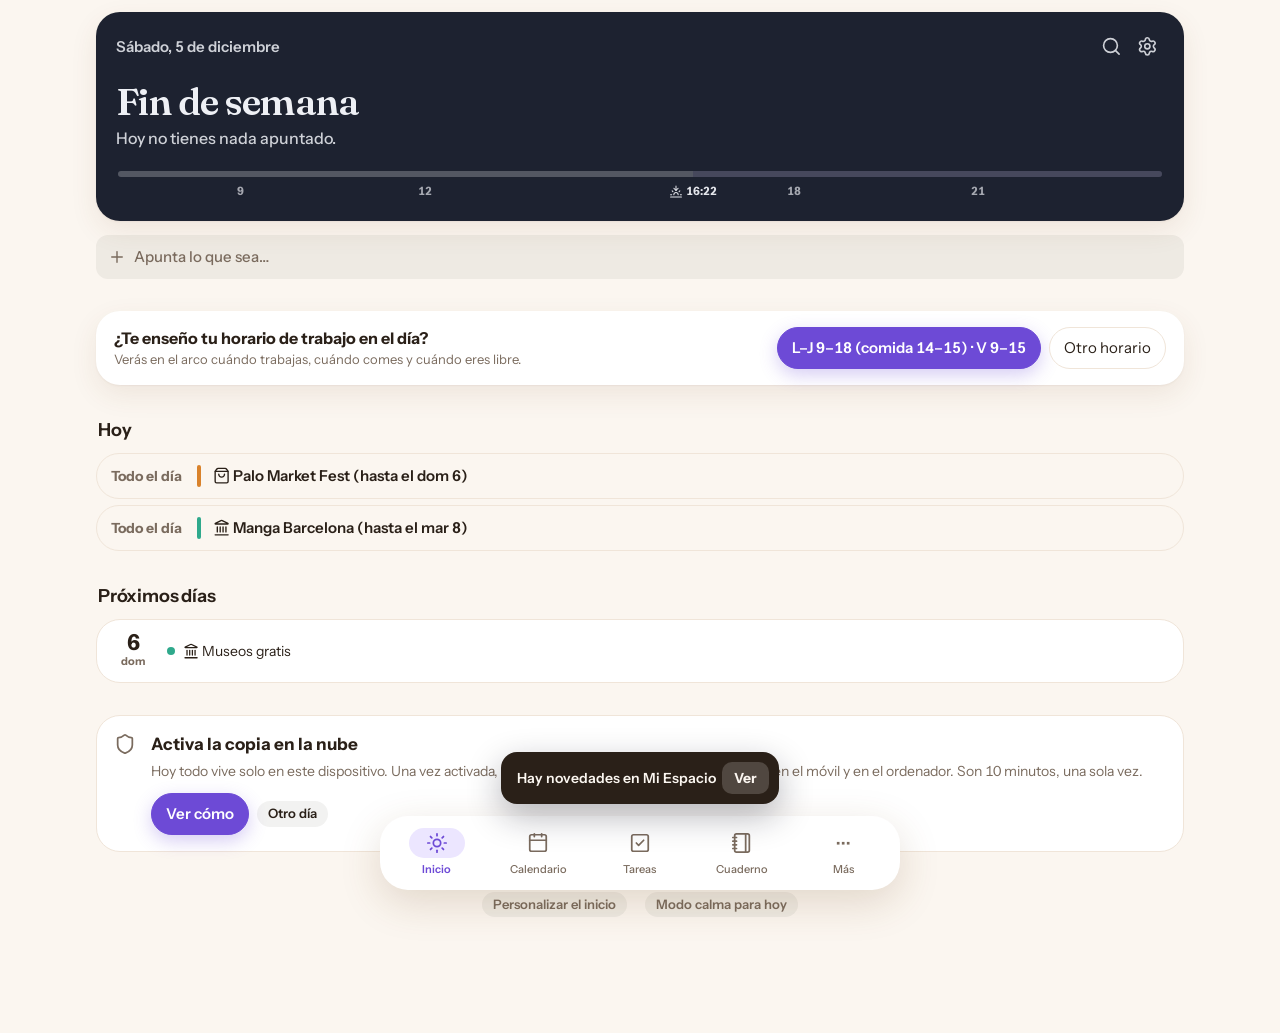
<file: index.html>
<!doctype html>
<html lang="es">
<head>
<meta charset="utf-8">
<meta name="viewport" content="width=device-width, initial-scale=1, viewport-fit=cover">
<!-- Seguridad: la página solo puede conectarse a GitHub (para sincronizar, y lo que sube va cifrado) y a los servicios públicos que usa (tiempo, Wikipedia, fútbol, noticias, agenda de Barcelona…). -->
<meta http-equiv="Content-Security-Policy" content="default-src 'self' file:; script-src 'self' file: 'unsafe-inline'; style-src 'self' 'unsafe-inline'; img-src 'self' data: blob: https:; connect-src 'self' https://api.github.com https://gist.githubusercontent.com https://api.open-meteo.com https://geocoding-api.open-meteo.com https://*.supabase.co https://api.wikimedia.org https://ntfy.sh https://site.api.espn.com https://feeds.elpais.com https://www.elperiodico.com https://api.rss2json.com https://api.tvmaze.com https://es.wikipedia.org https://en.wikipedia.org https://opendata-ajuntament.barcelona.cat; form-action 'none'; base-uri 'none'">
<meta name="referrer" content="no-referrer">
<link rel="manifest" href="manifest.json">
<link sizes="180x180" rel="apple-touch-icon" href="icons/icon-180.png?v=20261111">
<link rel="icon" type="image/png" href="icons/icon-32.png?v=20261111">
<meta name="theme-color" content="#ffffff">
<meta name="apple-mobile-web-app-capable" content="yes">
<meta name="apple-mobile-web-app-title" content="Mi Espacio">
<title>Mi Espacio</title>
<link rel="stylesheet" href="base.css">
<link rel="stylesheet" href="hub.css">
<link rel="stylesheet" href="diseno.css">
<link rel="stylesheet" href="familia.css">
</head>
<body class="hubmode">
<div class="wrap">
  <main id="app"><div class="boot" aria-hidden="true"><div class="boot-sky"></div><div class="boot-row"><i></i><i></i><i></i></div></div></main>
</div>
<div id="scan" class="scan hidden"><video id="scanvideo" playsinline muted></video><div id="scanmsg"></div><button id="scanclose">Cerrar</button></div>

<nav id="hubnav" class="hubnav hidden" aria-label="Apartados">
  <button data-hub="inicio"><b>☀︎</b>Inicio</button>
  <button data-hub="cal"><b>◷</b>Calendario</button>
  <button data-hub="tareas"><b>☑</b>Tareas</button>
  <button data-hub="cuaderno"><b>▤</b>Cuaderno</button>
  <button data-hub="mas"><b class="ms-dots">•••</b>Más</button>
</nav>

<script src="iconos-data.js"></script>
<script src="iconos.js"></script>
<script src="engine.js"></script>
<script src="sync.js"></script>
<script src="ui.js"></script>
<script src="core.js"></script>
<script src="cuaderno.js"></script>
<script src="hub.js"></script>
<script src="trabajo.js"></script>
<script src="festivos.js"></script>
<script src="tiempo.js"></script>
<script src="rapido.js"></script>
<script src="calendario.js"></script>
<script src="apps.js"></script>
<script src="ics.js"></script>
<script src="avisos.js"></script>
<script src="efemerides.js"></script>
<script src="planes.js"></script>
<script src="barcelona.js"></script>
<script src="extras.js"></script>
<script src="tareas.js"></script>
<script src="copias.js"></script>
<script src="mas.js"></script>
<script src="futbol.js"></script>
<script src="noticias.js"></script>
<script src="mejoras.js"></script>
<script src="viajes.js"></script>
<script src="mas2.js"></script>
<script src="nuevo.js"></script>
<script src="asistente.js"></script>
<script src="rutinas.js"></script>
<script src="apple.js"></script>
<script src="conecta.js"></script>
<script>
'use strict';
// Mi Espacio. Tus cuentas viven aparte, en Rumbo (rumbo/), con su PIN; aquí no se ve ninguna cifra.
const HUB = ['inicio', 'cal', 'tareas', 'cuaderno', 'apple', 'espacio', 'ciudad', 'noticias', 'viajes', 'mas'];
function openRumbo(t) { location.href = 'rumbo/' + (t && t !== 'hoy' ? '#' + t : ''); }
function render() {
  if (FIN_TABS.includes(tab)) { const t = tab; tab = 'inicio'; return openRumbo(t); }
  if (!HUB.includes(tab)) tab = 'inicio';
  document.body.classList.toggle('nbmode', tab === 'cuaderno');
  document.body.classList.add('hubmode');
  document.getElementById('hubnav').classList.remove('hidden');
  document.querySelectorAll('#hubnav [data-hub]').forEach(b => b.classList.toggle('on', b.dataset.hub === tab));
  paintSync();
  document.getElementById('app').innerHTML = ({ cuaderno: vCuaderno, inicio: vInicio, cal: vCal, apple: vApple, espacio: vEspacio, ciudad: vCiudad, tareas: vTareas, noticias: vNoticias, viajes: vViajes, mas: vMas })[tab]();
  bind();
}
const goTab = t => { tab = t; render(); scrollTo(0, 0); };
document.querySelectorAll('#hubnav [data-hub]').forEach(b => b.onclick = () => goTab(b.dataset.hub));
document.addEventListener('click', e => {
  const r = e.target.closest('[data-rumbo]'); if (r) { e.preventDefault(); return openRumbo(r.dataset.rumbo); }
  if (e.target.closest('[data-rumbocopy]')) { e.preventDefault(); openRumboMove(); }
  if (e.target.closest('[data-sync]')) { e.preventDefault(); goTab('espacio'); setTimeout(() => { const el = document.getElementById('sincronizar'); if (el) el.scrollIntoView({ block: 'start', behavior: 'smooth' }); }, 60); }
});

function bind() {
  const $ = id => document.getElementById(id);
  document.querySelectorAll('[data-go]').forEach(el => el.onclick = e => { e.preventDefault(); goTab(el.dataset.go); });
  document.querySelectorAll('[data-set]').forEach(el => el.onchange = () => { set('settings', el.dataset.set, el.value); save(); render(); });
  document.querySelectorAll('[data-vacleft]').forEach(el => el.onchange = () => { const n = parseInt(el.value, 10); if (isNaN(n)) return; const t = todayISO(); set('settings', 'vacLeft', { y: +t.slice(0, 4), n, at: t }); save(); render(); });
  bindSync(); bindCuaderno(); bindHub(); bindWork(); bindCiudad(); bindTareas(); if (tab === 'viajes') bindViajes(); if (tab === 'apple' || tab === 'cal' || tab === 'inicio') bindApple();
  if ($('impb')) { $('impb').onclick = () => $('bfile').click(); $('bfile').onchange = async e => { try { restoreBackup(JSON.parse(await e.target.files[0].text())); } catch (_) { toast('Ese archivo no es una copia válida.'); } }; }
}
// ---------- llevar tus cuentas a Rumbo como app aparte ----------
function openRumboMove() {
  const box = document.createElement('div'); box.className = 'sheet-veil'; box.id = 'rmove';
  box.innerHTML = `<div class="sheet rm-sheet" role="dialog" aria-label="Instalar Rumbo"><div class="sheet-grab"></div>
    <div class="rm-hero"><img src="rumbo/icons/icon-180.png" alt="" width="64" height="64"><div><b>Rumbo</b><small>Tus cuentas, en una app aparte y con PIN</small></div></div>
    <ol class="rm-steps">
      <li><b>Copia tus datos</b><span>Movimientos, saldos, fijos y deudas. Van comprimidos en un texto.</span><button id="rmcopy" class="primary">${ico('copy')} Copiar mis datos</button></li>
      <li><b>Abre Rumbo en Safari</b><span>Toca el botón y, en Safari, Compartir › <b>Añadir a pantalla de inicio</b>.</span><a class="btn" href="rumbo/" target="_blank" rel="noopener">${ico('arrow-up-right')} Abrir Rumbo</a></li>
      <li><b>Pégalos en Rumbo</b><span>Al abrirla por primera vez, toca <b>Traer mis datos de Mi Espacio</b>. Te pedirá tu PIN de siempre.</span></li>
    </ol>
    <p class="small muted">En el ordenador no hace falta nada de esto: las dos apps ya comparten los datos. Si tienes la sincronización activada, tampoco: vincula Rumbo con el QR y le llega todo solo.</p>
    <div class="sheet-acts"><span style="flex:1"></span><button id="rmx">Cerrar</button></div></div>`;
  document.body.appendChild(box);
  const close = () => box.remove();
  box.onclick = e => { if (e.target === box) close(); };
  document.getElementById('rmx').onclick = close;
  document.getElementById('rmcopy').onclick = async () => {
    try { await navigator.clipboard.writeText(await moneyPack()); toast('Copiado. Ahora abre Rumbo y pégalo.'); }
    catch (e) { toast('No he podido copiar. Prueba otra vez tocando el botón.'); }
  };
}

render();
if (/^#(cuaderno|cal)$/.test(location.hash)) { const t = location.hash.slice(1); history.replaceState(null, '', location.pathname); goTab(t); }
if (/^#vincular=/.test(location.hash)) { const code = location.hash; history.replaceState(null, '', location.pathname); linkWith(code); }
else doSync();
wxFetch(); appsFetch();
if ('serviceWorker' in navigator && location.protocol !== 'file:') {
  const hadCtrl = !!navigator.serviceWorker.controller; let reloaded = false;
  navigator.serviceWorker.addEventListener('controllerchange', () => { if (hadCtrl && !reloaded) { reloaded = true; location.reload(); } });
  navigator.serviceWorker.register('sw.js').then(r => r.update()).catch(() => {});
}
try { navigator.storage && navigator.storage.persist && navigator.storage.persist(); } catch (e) {}
</script>
</body>
</html>
</file>
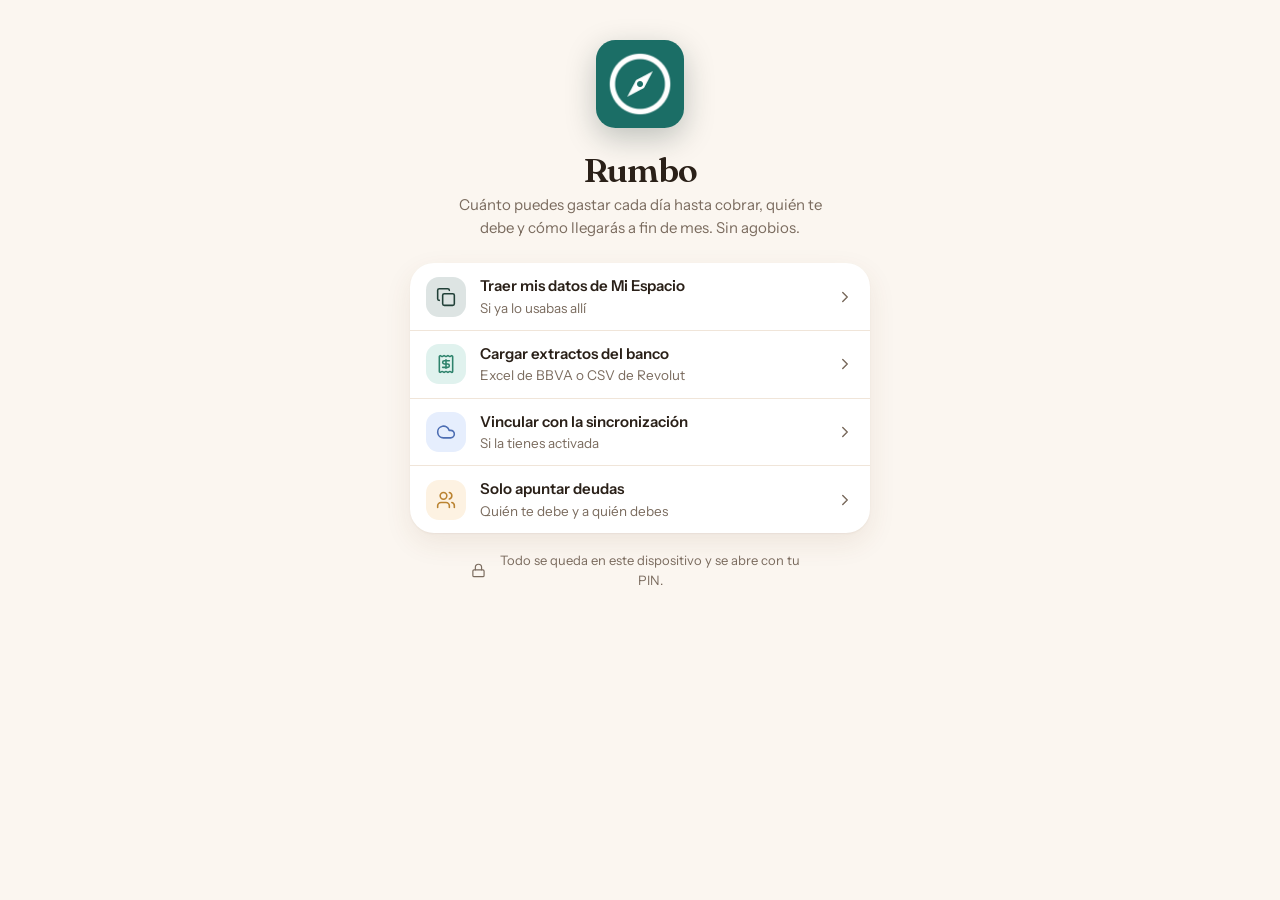
<file: rumbo/index.html>
<!doctype html>
<html lang="es">
<head>
<meta charset="utf-8">
<meta name="viewport" content="width=device-width, initial-scale=1, viewport-fit=cover">
<!-- Seguridad: Rumbo solo puede conectarse a GitHub, y solo si activas la sincronización (lo que sube va cifrado). -->
<meta http-equiv="Content-Security-Policy" content="default-src 'self' file:; script-src 'self' file: 'unsafe-inline'; style-src 'self' 'unsafe-inline'; img-src 'self' data: blob:; connect-src 'self' https://api.github.com https://gist.githubusercontent.com; form-action 'none'; base-uri 'none'">
<meta name="referrer" content="no-referrer">
<link rel="manifest" href="manifest.json">
<link sizes="180x180" rel="apple-touch-icon" href="icons/icon-180.png?v=20261111">
<link rel="icon" type="image/png" href="icons/icon-32.png?v=20261111">
<meta name="theme-color" content="#ffffff" media="(prefers-color-scheme: light)">
<meta name="theme-color" content="#0e0f11" media="(prefers-color-scheme: dark)">
<meta name="apple-mobile-web-app-capable" content="yes">
<meta name="apple-mobile-web-app-status-bar-style" content="default">
<meta name="apple-mobile-web-app-title" content="Rumbo">
<title>Rumbo</title>
<link rel="stylesheet" href="../base.css">
<link rel="stylesheet" href="../hub.css">
<link rel="stylesheet" href="../diseno.css">
<link rel="stylesheet" href="../rumbo.css">
<link rel="stylesheet" href="../rumbo2.css">
<link rel="stylesheet" href="../rumbo3.css">
<link rel="stylesheet" href="../familia.css">
<script>window.APP = 'rumbo'; window.APP_ROOT = '../';</script>
</head>
<body class="rumbo">
<div class="wrap">
  <!-- Cabecera como en Ejercicio y Alimentación: la marca y el nombre, y debajo dónde estás. -->
  <header class="r-head" id="rhead">
    <button id="rback" class="r-back hidden">‹ Más</button>
    <div class="r-tt"><h1><span class="r-logo">🧭</span>Rumbo</h1><p id="rtitle">Hoy</p></div>
    <div class="r-tools"><span id="syncst" class="small muted"></span><button id="btnImport" class="r-ib" aria-label="Añadir" title="Añadir">＋</button></div>
    <input id="file" type="file" multiple accept=".xlsx,.xls,.csv" class="hidden">
  </header>
  <main id="app"></main>
</div>

<div id="lock" class="lock hidden" role="dialog" aria-label="Bloqueo con PIN"><div class="lockbox">
  <img class="lock-ic" src="icons/icon-180.png" alt="" width="64" height="64"><h2 id="locktitle" style="margin-top:12px">Introduce tu PIN</h2>
  <div class="dots" id="dots"><i></i><i></i><i></i><i></i></div>
  <div class="small muted" id="lockmsg" style="min-height:20px"></div>
  <div class="pad" id="pad"><button data-k="1">1</button><button data-k="2">2</button><button data-k="3">3</button><button data-k="4">4</button><button data-k="5">5</button><button data-k="6">6</button><button data-k="7">7</button><button data-k="8">8</button><button data-k="9">9</button><span></span><button data-k="0">0</button><button data-k="del" aria-label="Borrar">⌫</button></div>
  <button id="lockforgot" class="small" style="border:0;background:none;color:var(--muted)">He olvidado el PIN</button>
  <button id="lockcancel" class="small hidden" style="border:0;background:none;color:var(--muted)">Cancelar</button>
</div></div>
<div id="scan" class="scan hidden"><video id="scanvideo" playsinline muted></video><div id="scanmsg"></div><button id="scanclose">Cerrar</button></div>

<nav id="rnav" class="hubnav hidden" aria-label="Apartados">
  <button data-tab="hoy"><b data-ic="circle-dot">◉</b>Hoy</button>
  <button data-tab="movs"><b data-ic="receipt">≡</b>Movimientos</button>
  <button data-tab="asesor"><b data-ic="lightbulb">✦</b>Asesor</button>
  <button data-tab="deudas"><b data-ic="users">⇄</b>Deudas</button>
  <button data-tab="mas"><b class="ms-dots">•••</b>Más</button>
</nav>

<script src="../iconos-data.js"></script>
<script src="../iconos.js"></script>
<script src="../engine.js"></script>
<script src="../sync.js"></script>
<script src="../ui.js"></script>
<script src="../core.js"></script>
<script src="../deudas.js"></script>
<script src="../rumbo-extra.js"></script>
<script src="../rumbo-plus.js"></script>
<script src="../asesor.js"></script>
<script src="../deseos.js"></script>
<script src="../contexto.js"></script>
<script src="../portada.js"></script>
<script src="../rumbo.js"></script>
</body>
</html>
</file>
<file: base.css>
/* Estilos base compartidos por Mi Espacio y Rumbo. */
:root{
  --bg:#f6f4ef; --card:#ffffff; --ink:#1f2328; --muted:#6b6f76; --line:#e6e2d9;
  --accent:#2f7d6d; --accent-soft:#dcefe9; --warm:#b7791f; --warm-soft:#fbf0dc;
  --blue:#3b6ea5; --blue-soft:#e3ecf6; --bar:#cfd8d4; --shadow:0 1px 2px rgba(0,0,0,.05),0 4px 16px rgba(0,0,0,.04);
}
@media (prefers-color-scheme: dark){ :root:not([data-theme="light"]){
  --bg:#141619; --card:#1d2024; --ink:#e8e6e1; --muted:#9aa0a6; --line:#2c3035;
  --accent:#5fbfa9; --accent-soft:#1f3632; --warm:#e0a94f; --warm-soft:#3a2f1c;
  --blue:#7fa8d6; --blue-soft:#1f2a38; --bar:#34403c; --shadow:none;
}}
:root[data-theme="dark"]{
  --bg:#141619; --card:#1d2024; --ink:#e8e6e1; --muted:#9aa0a6; --line:#2c3035;
  --accent:#5fbfa9; --accent-soft:#1f3632; --warm:#e0a94f; --warm-soft:#3a2f1c;
  --blue:#7fa8d6; --blue-soft:#1f2a38; --bar:#34403c; --shadow:none;
}
*{box-sizing:border-box}
html,body{margin:0;background:var(--bg);color:var(--ink);font:15px/1.45 system-ui,-apple-system,"Segoe UI",Roboto,sans-serif;-webkit-text-size-adjust:100%}
.wrap{max-width:760px;margin:0 auto;padding:16px 16px 96px}
header{display:flex;align-items:center;justify-content:space-between;gap:12px;margin:4px 0 14px}
h1{font-size:20px;margin:0;letter-spacing:-.01em}
h2{font-size:16px;margin:0 0 10px}
h3{font-size:14px;margin:14px 0 6px;color:var(--muted);font-weight:600;text-transform:uppercase;letter-spacing:.04em}
.muted{color:var(--muted)} .small{font-size:13px}
.card{background:var(--card);border:1px solid var(--line);border-radius:16px;padding:16px;margin:0 0 12px;box-shadow:var(--shadow)}
.big{font-size:44px;font-weight:700;letter-spacing:-.02em;line-height:1.05;font-variant-numeric:tabular-nums}
.num{font-variant-numeric:tabular-nums;white-space:nowrap}
.row{display:flex;justify-content:space-between;align-items:baseline;gap:12px;padding:7px 0;border-bottom:1px solid var(--line)}
.row:last-child{border-bottom:0}
.row .l{min-width:0;overflow:hidden;text-overflow:ellipsis}
.pill{display:inline-block;padding:2px 9px;border-radius:99px;font-size:12px;background:var(--accent-soft);color:var(--accent);font-weight:600}
.pill.warm{background:var(--warm-soft);color:var(--warm)} .pill.blue{background:var(--blue-soft);color:var(--blue)}
.note{border-radius:12px;padding:12px 14px;margin:8px 0;background:var(--accent-soft)}
.note.warm{background:var(--warm-soft)} .note.blue{background:var(--blue-soft)}
.note > b.t{display:block;margin-bottom:2px}
button,.btn{font:inherit;border:1px solid var(--line);background:var(--card);color:var(--ink);padding:9px 14px;border-radius:10px;cursor:pointer}
button.primary,.btn.primary{background:var(--accent);border-color:var(--accent);color:#fff;font-weight:600}
button:focus-visible,input:focus-visible,select:focus-visible{outline:2px solid var(--accent);outline-offset:2px}
input,select{font:inherit;color:var(--ink);background:var(--bg);border:1px solid var(--line);border-radius:10px;padding:8px 10px;max-width:100%}
nav{position:fixed;left:0;right:0;bottom:0;background:var(--card);border-top:1px solid var(--line);display:flex;justify-content:center;padding:6px 6px calc(6px + env(safe-area-inset-bottom));z-index:5}
nav .in{display:flex;gap:2px;max-width:760px;width:100%;justify-content:space-around}
nav button{border:0;background:none;padding:6px 2px;border-radius:10px;font-size:11px;color:var(--muted);display:flex;flex-direction:column;align-items:center;gap:1px;flex:1;min-width:0}
nav button span{font-size:19px;line-height:1.2}
nav button.on{color:var(--accent);background:var(--accent-soft)}
.bar{height:10px;border-radius:99px;background:var(--line);overflow:hidden}
.bar i{display:block;height:100%;background:var(--accent);border-radius:99px}
.bar i.warm{background:var(--warm)}
.chart{display:flex;align-items:flex-end;gap:6px;height:150px;padding-top:8px}
.chart .c{flex:1;display:flex;flex-direction:column;align-items:center;gap:4px;min-width:0;height:100%;justify-content:flex-end}
.chart .stk{width:100%;max-width:38px;display:flex;flex-direction:column-reverse;border-radius:6px 6px 2px 2px;overflow:hidden}
.chart .stk i{display:block}
.chart small{font-size:11px;color:var(--muted);white-space:nowrap}
.legend{display:flex;gap:14px;flex-wrap:wrap;font-size:12px;color:var(--muted);margin-top:8px}
.legend i{display:inline-block;width:10px;height:10px;border-radius:3px;margin-right:5px;vertical-align:-1px}
.drop{border:2px dashed var(--line);border-radius:16px;padding:22px;text-align:center;cursor:pointer}
.drop.over{border-color:var(--accent);background:var(--accent-soft)}
.tx{display:grid;grid-template-columns:1fr auto;gap:2px 10px;padding:9px 0;border-bottom:1px solid var(--line)}
.tx .d{font-size:12px;color:var(--muted)}
.tx select{font-size:12px;padding:3px 6px;border-radius:8px;max-width:190px}
.pos{color:var(--accent)}
.grid2{display:grid;grid-template-columns:1fr 1fr;gap:10px}
.kpi{background:var(--bg);border-radius:12px;padding:10px 12px}
.kpi b{display:block;font-size:20px;font-variant-numeric:tabular-nums}
.hidden{display:none!important}
.nb-entry{display:flex;align-items:center;gap:12px;text-decoration:none;color:inherit;padding:14px 16px}
body.nbmode .wrap{max-width:1180px;padding:0 0 60px}
body.nbmode .wrap>header,body.nbmode nav#nav{display:none!important}
.nb-top{position:sticky;top:0;z-index:6;display:flex;align-items:center;gap:8px;padding:10px 16px;background:var(--bg);border-bottom:1px solid var(--line)}
.nb-top button{padding:6px 10px}
.nb-burger{display:none}
.nb-body{display:flex;min-height:calc(100vh - 56px)}
.nb-side{width:260px;flex:none;border-right:1px solid var(--line);padding:10px 8px;position:sticky;top:56px;align-self:flex-start;max-height:calc(100vh - 56px);overflow:auto}
.nb-side-top input{width:100%;margin-bottom:8px}
.nb-link{display:block;padding:6px 10px;border-radius:8px;color:inherit;text-decoration:none;font-size:14px}
.nb-link.on,.nb-link:hover{background:var(--line)}
.nb-sec{display:flex;justify-content:space-between;align-items:center;font-size:12px;font-weight:600;color:var(--muted);text-transform:uppercase;letter-spacing:.04em;padding:14px 10px 4px}
.nb-row{display:flex;align-items:center;gap:2px;border-radius:8px;font-size:14px}
.nb-row:hover,.nb-row.on{background:var(--line)}
.nb-row a{flex:1;min-width:0;padding:5px 4px;color:inherit;text-decoration:none;white-space:nowrap;overflow:hidden;text-overflow:ellipsis}
.nb-tw,.nb-plus{border:0;background:none;padding:2px 6px;color:var(--muted);font-size:13px;min-width:22px}
.nb-row .nb-plus{opacity:0}.nb-row:hover .nb-plus,.nb-row.on .nb-plus{opacity:1}
.nb-main{flex:1;min-width:0;padding:10px 16px 80px}
.nb-page{max-width:760px;margin:0 auto;padding-top:14px}
.nb-crumbs a{color:inherit;text-decoration:none}
.nb-headrow{display:flex;justify-content:space-between;align-items:center;margin-top:10px}
.nb-icon{font-size:44px;line-height:1;border:0;background:none;padding:4px}
.nb-title{font-size:34px;line-height:1.15;margin:6px 0 14px;outline:none;letter-spacing:-.01em}
[data-ph]:empty:before{content:attr(data-ph);color:var(--muted);opacity:.6;pointer-events:none}
.nb-txt[data-ph]:empty:before{opacity:0}
.nb-txt[data-ph]:focus:empty:before,.blk:only-child .nb-txt[data-ph]:empty:before{opacity:.6}
.blk{position:relative;display:flex;align-items:flex-start;gap:6px;padding:2px 0 2px 26px}
.nb-hdl{position:absolute;left:0;top:4px;width:22px;text-align:center;color:var(--muted);cursor:pointer;opacity:0;font-size:13px;user-select:none;border-radius:4px}
.blk:hover .nb-hdl,.blk:focus-within .nb-hdl{opacity:.8}
@media (hover:none){.nb-hdl{opacity:.35}}
.nb-txt{flex:1;min-width:0;outline:none;padding:3px 2px;white-space:pre-wrap;word-break:break-word;line-height:1.55}
.nb-txt a{color:var(--blue)}
.nb-txt code{background:var(--line);border-radius:4px;padding:0 4px;font-size:.92em}
.blk-h1 .nb-txt{font-size:26px;font-weight:700;margin-top:14px}
.blk-h2 .nb-txt{font-size:21px;font-weight:700;margin-top:12px}
.blk-h3 .nb-txt{font-size:17px;font-weight:700;margin-top:8px}
.blk-h1 .nb-hdl{top:20px}.blk-h2 .nb-hdl{top:16px}.blk-h3 .nb-hdl{top:10px}
.blk-todo input{margin-top:7px;width:17px;height:17px;flex:none}
.blk-todo.done .nb-txt{text-decoration:line-through;color:var(--muted)}
.nb-bul{min-width:18px;text-align:right;padding-top:3px;flex:none}
.blk-quote .nb-txt{border-left:3px solid var(--ink);padding-left:12px}
.blk-callout{background:var(--warm-soft);border-radius:10px;padding:10px 12px 10px 34px;margin:4px 0}
.blk-callout .nb-hdl{left:4px}
.blk-divider hr{flex:1;border:0;border-top:1px solid var(--line);margin:12px 0}
.blk-page a{padding:4px 2px;color:inherit;text-decoration:none;font-weight:500}
.nb-add{color:var(--muted);padding:8px 26px;cursor:text;font-size:14px}
.nb-pop{position:absolute;z-index:70;background:var(--card);border:1px solid var(--line);border-radius:12px;box-shadow:0 8px 30px rgba(0,0,0,.18);padding:6px;max-height:320px;overflow:auto;width:260px}
.nb-pop button{display:flex;align-items:center;gap:8px;width:100%;border:0;background:none;text-align:left;padding:7px 8px;border-radius:8px;font-size:14px}
.nb-pop button.on,.nb-pop button:hover{background:var(--line)}
.nb-mi{width:26px;text-align:center;font-weight:700;color:var(--muted)}
.nb-emojis{display:grid;grid-template-columns:repeat(8,1fr);width:300px}
.nb-emojis button{justify-content:center;font-size:20px;padding:6px 0}
.nb-cards{display:grid;grid-template-columns:repeat(auto-fill,minmax(150px,1fr));gap:10px}
.nb-card{display:flex;flex-direction:column;gap:4px;align-items:flex-start;text-align:left;padding:12px;border:1px solid var(--line);border-radius:12px;background:var(--card);color:inherit;text-decoration:none;cursor:pointer;font:inherit}
.nb-card:hover{border-color:var(--accent)}
.nb-modal{position:fixed;inset:0;background:rgba(0,0,0,.45);z-index:65;display:flex;align-items:center;justify-content:center;padding:16px}
.nb-modal-in{background:var(--card);border-radius:16px;padding:18px;max-width:620px;width:100%;max-height:90vh;overflow:auto}
.nb-veil{position:fixed;inset:0;background:rgba(0,0,0,.35);z-index:7}
@media (max-width:820px){
  .nb-burger{display:inline-block}
  .nb-side{position:fixed;top:0;left:0;bottom:0;z-index:8;background:var(--card);max-height:none;height:100vh;height:100dvh;transform:translateX(-105%);transition:transform .2s ease;width:280px;padding-top:16px}
  .nb-side.open{transform:none}
  .nb-row .nb-plus{opacity:1}
  .nb-title{font-size:28px}
}
@media (prefers-reduced-motion:reduce){.nb-side{transition:none}}
.grid2 > *{min-width:0}
input[type=range],input[type=checkbox]{accent-color:var(--accent)}
.grid2 input{width:100%}
nav button{white-space:nowrap;overflow:hidden}
nav .in{gap:0}
.why summary{font-size:12px;padding:4px 0}
.why div{background:var(--bg);border-radius:10px;padding:10px 12px;margin-top:4px}
details summary{cursor:pointer;color:var(--muted);font-size:13px;padding:6px 0}
.toolbar{display:flex;gap:8px;flex-wrap:wrap;align-items:center;margin-bottom:10px}
.seg{display:flex;gap:6px;overflow-x:auto;padding-bottom:4px;margin-bottom:8px;scrollbar-width:none}
.seg button{white-space:nowrap;padding:6px 12px;font-size:13px;border-radius:99px}
.seg button.on{background:var(--ink);color:var(--bg);border-color:var(--ink)}
label.f{display:block;margin:10px 0}
label.f > span{display:block;font-size:13px;color:var(--muted);margin-bottom:4px}
body.locked .wrap,body.locked nav{visibility:hidden}
.lock{position:fixed;inset:0;background:var(--bg);z-index:50;display:flex;align-items:center;justify-content:center;padding:16px}
.lockbox{text-align:center;max-width:300px;width:100%}
.dots{display:flex;gap:16px;justify-content:center;margin:18px 0 8px}
.dots i{width:14px;height:14px;border-radius:50%;border:2px solid var(--muted)}
.dots i.on{background:var(--ink);border-color:var(--ink)}
.dots.shake{animation:shake .35s}
@keyframes shake{25%{transform:translateX(-8px)}75%{transform:translateX(8px)}}
@media (prefers-reduced-motion:reduce){.dots.shake{animation:none}}
.pad{display:grid;grid-template-columns:repeat(3,72px);gap:14px;justify-content:center;margin:18px 0}
.pad button{width:72px;height:72px;border-radius:50%;font-size:26px;font-weight:500;padding:0}
.pad button:active{background:var(--accent-soft)}
.scan{position:fixed;inset:0;background:rgba(0,0,0,.85);z-index:60;display:flex;flex-direction:column;align-items:center;justify-content:center;gap:14px;padding:16px;color:#fff}
.scan video{width:min(90vw,420px);border-radius:16px;background:#000}
.qr{background:#fff;padding:12px;border-radius:12px;display:inline-block;line-height:0}
.qr img,.qr svg{width:220px;height:220px;image-rendering:pixelated}
@media (max-width:420px){.big{font-size:38px}.grid2{grid-template-columns:1fr 1fr}}
</file>
<file: hub.css>
/* Mi Espacio — identidad visual: tu día como un cielo.
   Tinta índigo, papel frío, y los colores del cielo (amanecer, día, tarde, noche). */
/* Banderas en emoji también en Windows (Twemoji Country Flags, CC-BY 4.0 Twitter; solo cubre las banderas). */
@font-face { font-family: 'Banderas'; src: url(fonts/flags.woff2) format('woff2'); unicode-range: U+1F1E6-1F1FF, U+1F3F4, U+E0062-E007F; font-display: swap; }
@font-face { font-family: 'Bricolage'; src: url(fonts/bricolage.woff2) format('woff2'); font-weight: 200 800; font-stretch: 75% 100%; font-display: swap; }
@font-face { font-family: 'Figtree'; src: url(fonts/figtree.woff2) format('woff2'); font-weight: 300 900; font-style: normal; font-display: swap; }
@font-face { font-family: 'Figtree'; src: url(fonts/figtree-italic.woff2) format('woff2'); font-weight: 300 900; font-style: italic; font-display: swap; }

:root {
  --bg: #F4F6FB; --card: #FFFFFF; --ink: #1B1F3B; --muted: #6B7090; --line: #E3E7F2;
  --accent: #2FA98C; --accent-soft: #DDF3EC; --warm: #D9822B; --warm-soft: #FDEEDC;
  --blue: #5B8DEF; --blue-soft: #E4ECFD; --lilac: #9B7BEA; --lilac-soft: #EFEAFD; --peach: #FFB38A;
  --bar: #D5DAEA; --shadow: 0 1px 2px rgba(27, 31, 59, .05), 0 8px 24px rgba(27, 31, 59, .06);
  --display: 'Banderas', 'Bricolage', 'Figtree', system-ui, sans-serif; --body: 'Banderas', 'Figtree', system-ui, -apple-system, 'Segoe UI', sans-serif;
}
@media (prefers-color-scheme: dark) { :root:not([data-theme="light"]) {
  --bg: #0F1220; --card: #181C2E; --ink: #E9EBF5; --muted: #9097B5; --line: #272C44;
  --accent: #4CC7A6; --accent-soft: #173A33; --warm: #F0A45A; --warm-soft: #3A2A1A;
  --blue: #86A9F5; --blue-soft: #1D2A48; --lilac: #B7A0F5; --lilac-soft: #2A2346; --bar: #333A58; --shadow: none;
} }
:root[data-theme="dark"] {
  --bg: #0F1220; --card: #181C2E; --ink: #E9EBF5; --muted: #9097B5; --line: #272C44;
  --accent: #4CC7A6; --accent-soft: #173A33; --warm: #F0A45A; --warm-soft: #3A2A1A;
  --blue: #86A9F5; --blue-soft: #1D2A48; --lilac: #B7A0F5; --lilac-soft: #2A2346; --bar: #333A58; --shadow: none;
}
html, body { font-family: var(--body); }
h1, h2, .big, .kpi b, .lockbox h2 { font-family: var(--display); letter-spacing: -.015em; }
.card { border-radius: 20px; }
button { border-radius: 12px; }
button.primary { background: var(--ink); border-color: var(--ink); color: var(--bg); }
.homebtn { width: 38px; height: 38px; padding: 0; font-size: 22px; line-height: 1; border-radius: 50%; }

/* ---------- modo hub: sin la cabecera ni la barra de Mi Dinero ---------- */
body.hubmode .wrap { max-width: 1120px; padding: 0 0 110px; }
body.hubmode .wrap > header, body.hubmode nav#nav { display: none !important; }
.hubnav { position: fixed; left: 50%; right: auto; bottom: calc(12px + env(safe-area-inset-bottom)); transform: translateX(-50%); z-index: 20; width: max-content; justify-content: center;
  display: flex; gap: 4px; padding: 6px; border-radius: 22px; background: color-mix(in srgb, var(--card) 88%, transparent);
  backdrop-filter: blur(14px); -webkit-backdrop-filter: blur(14px); border: 1px solid var(--line); box-shadow: 0 10px 30px rgba(15, 18, 32, .16); }
.hubnav button { flex: none; white-space: nowrap; border: 0; background: none; color: var(--muted); display: flex; flex-direction: column; align-items: center; gap: 2px;
  font-size: 11px; font-weight: 600; padding: 7px 14px; border-radius: 16px; min-width: 64px; }
.hubnav button b { font-family: var(--display); font-size: 19px; line-height: 1; font-weight: 600; }
.hubnav button.on { background: var(--ink); color: var(--bg); }

.hub { padding: 12px 16px 0; }
.hub-sec { margin: 26px 0 0; }
.hub-h { font-size: 13px; font-family: var(--body); font-weight: 700; letter-spacing: .08em; text-transform: uppercase; color: var(--muted); margin: 0 0 10px 2px; }

/* ---------- el cielo ---------- */
.sky { position: relative; border-radius: 28px; padding: 18px 20px 16px; overflow: hidden; color: var(--sky-ink); isolation: isolate; }
.sky::after { content: ''; position: absolute; inset: 0; z-index: -1; background: radial-gradient(120% 90% at 85% 110%, rgba(255, 255, 255, .28), transparent 60%); }
.sky-dawn { --sky-ink: #3A2530; --arc: rgba(58, 37, 48, .35); --arc-done: #3A2530; background: linear-gradient(165deg, #FFE3CF 0%, #FFB38A 48%, #D9B8F2 100%); }
.sky-day { --sky-ink: #0F2350; --arc: rgba(15, 35, 80, .28); --arc-done: #0F2350; background: linear-gradient(165deg, #E4EEFF 0%, #A9C6FA 50%, #6E9BF0 100%); }
.sky-dusk { --sky-ink: #FFF6F0; --arc: rgba(255, 246, 240, .4); --arc-done: #FFF6F0; background: linear-gradient(165deg, #FFB38A 0%, #C58BD9 48%, #5E4FB8 100%); }
.sky-night { --sky-ink: #EDEBFF; --arc: rgba(237, 235, 255, .3); --arc-done: #EDEBFF; background: linear-gradient(165deg, #3A3F80 0%, #1F2350 55%, #121530 100%); }
.sky-night::before { content: ''; position: absolute; inset: 0; z-index: -1; opacity: .6;
  background-image: radial-gradient(1.5px 1.5px at 12% 22%, #fff 50%, transparent 51%), radial-gradient(1px 1px at 38% 12%, #fff 50%, transparent 51%), radial-gradient(1.2px 1.2px at 64% 30%, #fff 50%, transparent 51%), radial-gradient(1px 1px at 82% 14%, #fff 50%, transparent 51%), radial-gradient(1.4px 1.4px at 90% 42%, #fff 50%, transparent 51%), radial-gradient(1px 1px at 22% 48%, #fff 50%, transparent 51%), radial-gradient(1px 1px at 52% 8%, #fff 50%, transparent 51%); }
.sky-top { display: flex; justify-content: space-between; align-items: center; }
.sky-hi { font-weight: 600; opacity: .85; }
.sky-gear { background: rgba(255, 255, 255, .22); border: 0; width: 38px; height: 38px; padding: 0; border-radius: 50%; }
.sky-grid { display: grid; grid-template-columns: auto 1fr; align-items: end; gap: 8px 24px; margin-top: 4px; }
.sky-wd { font-family: var(--display); font-size: 22px; font-weight: 600; }
.sky-num { font-family: var(--display); font-weight: 800; font-size: clamp(96px, 16vw, 150px); line-height: .82; letter-spacing: -.05em; font-variation-settings: 'opsz' 96; margin: 4px 0 6px -4px; }
.sky-mo { font-size: 16px; font-weight: 600; opacity: .85; font-variant-numeric: tabular-nums; }
.sky-arc { min-width: 0; text-align: center; }
.arc { width: 100%; max-width: 380px; height: auto; display: block; margin: 0 auto; overflow: visible; }
.arc-track { fill: none; stroke: var(--arc); stroke-width: 2; stroke-dasharray: 2 5; stroke-linecap: round; }
.arc-done { fill: none; stroke: var(--arc-done); stroke-width: 2.5; stroke-linecap: round; opacity: .85; }
.arc-tick { stroke: var(--arc); stroke-width: 1.5; }
.arc-lbl { fill: var(--sky-ink); font-size: 11px; font-weight: 600; text-anchor: middle; opacity: .7; font-family: var(--body); }
.arc-horizon { stroke: var(--arc); stroke-width: 1; }
.arc-ev { stroke: #fff; stroke-width: 2.5; }
.sun { fill: #FFF3C4; stroke: #FFD36E; stroke-width: 2; }
.sun-glow { fill: #FFE08A; opacity: .9; animation: glow 4s ease-in-out infinite; }
.arc-moon { fill: var(--sky-ink); font-size: 34px; }
@keyframes glow { 50% { opacity: .45; } }
.sky-next { font-size: 14px; margin-top: 2px; opacity: .95; }
.sky-acts { display: flex; gap: 8px; margin-top: 14px; flex-wrap: wrap; }
.sky-acts button { background: rgba(255, 255, 255, .28); border: 1px solid rgba(255, 255, 255, .35); color: inherit; font-weight: 600; padding: 9px 14px; border-radius: 999px; backdrop-filter: blur(6px); }
.sky-acts button:hover { background: rgba(255, 255, 255, .4); }
@media (max-width: 640px) {
  .sky-grid { grid-template-columns: 1fr; }
  .sky-date { display: flex; align-items: baseline; gap: 10px; flex-wrap: wrap; }
  .sky-num { font-size: 84px; margin: 0; order: -1; }
  .sky-wd { font-size: 20px; }
  .sky-mo { width: 100%; margin-top: -4px; }
}

/* ---------- listas de un día ---------- */
.day-list { display: flex; flex-direction: column; gap: 6px; }
.di { display: grid; grid-template-columns: 74px 4px 1fr; align-items: center; gap: 12px; text-align: left; width: 100%; background: var(--card);
  border: 1px solid var(--line); border-radius: 14px; padding: 11px 14px; font: inherit; color: inherit; cursor: pointer; }
.di:hover { border-color: var(--c); }
.di-time { font-variant-numeric: tabular-nums; font-weight: 700; font-size: 14px; color: var(--muted); }
.di-bar { width: 4px; height: 22px; border-radius: 4px; background: var(--c); }
.di-t { font-weight: 600; min-width: 0; overflow: hidden; text-overflow: ellipsis; }
.di-t small { font-weight: 400; color: var(--muted); }
.di-pay { background: transparent; border-style: dashed; }
.di-pay .di-t { font-weight: 500; color: var(--muted); }
.empty-day { padding: 18px; border: 1px dashed var(--line); border-radius: 14px; color: var(--muted); text-align: center; }
/* Botones de texto: nunca subrayados ni azules. Un botón suave, redondo, del color del texto. */
.link { display: inline-flex; align-items: center; gap: 6px; border: 0; background: color-mix(in srgb, var(--ink) 6%, transparent); color: var(--ink); padding: 6px 12px; border-radius: 999px;
  font: inherit; font-weight: 600; font-size: .94em; line-height: 1.2; text-decoration: none; cursor: pointer; vertical-align: baseline; transition: background .15s; }
.link:hover { background: color-mix(in srgb, var(--ink) 11%, transparent); }
.link.small { font-size: 13px; padding: 5px 11px; }

/* ---------- apartados ---------- */
.tiles { display: grid; grid-template-columns: repeat(3, 1fr); gap: 12px; }
@media (max-width: 720px) { .tiles { grid-template-columns: repeat(2, 1fr); } }
.tile { position: relative; display: flex; flex-direction: column; align-items: flex-start; gap: 4px; text-align: left; min-height: 132px; padding: 16px;
  border-radius: 22px; border: 1px solid var(--line); background: var(--card); color: inherit; font: inherit; cursor: pointer; overflow: hidden;
  animation: rise .5s cubic-bezier(.2, .8, .2, 1) both; animation-delay: calc(var(--i) * 45ms); transition: transform .15s ease, box-shadow .15s ease; }
.tile:hover { transform: translateY(-2px); box-shadow: var(--shadow); }
.tile:active { transform: scale(.98); }
.tile-ic { width: 38px; height: 38px; border-radius: 12px; display: grid; place-items: center; font-family: var(--display); font-weight: 700; font-size: 20px; margin-bottom: 6px; background: var(--tc-soft); color: var(--tc); }
.tile-lb { font-family: var(--display); font-weight: 700; font-size: 18px; }
.tile-bd { display: flex; flex-direction: column; font-size: 13.5px; color: var(--muted); line-height: 1.35; }
.tile-big { font-family: var(--display); font-size: 26px; color: var(--ink); font-weight: 700; letter-spacing: -.02em; line-height: 1.1; }
.tile-money { --tc: var(--accent); --tc-soft: var(--accent-soft); }
.tile-cal { --tc: var(--blue); --tc-soft: var(--blue-soft); }
.tile-tasks { --tc: var(--ink); --tc-soft: var(--line); }
.tile-diary { --tc: var(--lilac); --tc-soft: var(--lilac-soft); }
.tile-pages { --tc: var(--warm); --tc-soft: var(--warm-soft); }
.tile-prev { --tc: var(--blue); --tc-soft: var(--lilac-soft); }
@keyframes rise { from { opacity: 0; transform: translateY(8px); } }

.agenda { display: flex; flex-direction: column; background: var(--card); border: 1px solid var(--line); border-radius: 20px; overflow: hidden; }
.ag-row { display: flex; gap: 14px; align-items: center; text-align: left; padding: 12px 16px; border: 0; border-bottom: 1px solid var(--line); background: none; color: inherit; font: inherit; border-radius: 0; cursor: pointer; }
.ag-row:last-child { border-bottom: 0; }
.ag-row:hover { background: var(--bg); }
.ag-date { display: flex; flex-direction: column; align-items: center; width: 40px; flex: none; }
.ag-date b { font-family: var(--display); font-size: 22px; line-height: 1; }
.ag-date small { color: var(--muted); text-transform: uppercase; font-size: 11px; font-weight: 700; letter-spacing: .06em; }
.ag-items { display: flex; flex-direction: column; gap: 3px; min-width: 0; }
.ag-it { white-space: nowrap; overflow: hidden; text-overflow: ellipsis; font-size: 14px; }
.ag-it i { display: inline-block; width: 8px; height: 8px; border-radius: 50%; margin-right: 8px; vertical-align: 1px; }
.pages-strip { display: flex; gap: 8px; overflow-x: auto; padding-bottom: 6px; scrollbar-width: none; }
.pg-chip { display: flex; align-items: center; gap: 8px; white-space: nowrap; padding: 10px 14px; border-radius: 14px; background: var(--card); border: 1px solid var(--line); font-weight: 600; }

/* ---------- calendario ---------- */
.cal-head { display: flex; justify-content: space-between; align-items: flex-end; gap: 12px; flex-wrap: wrap; padding: 10px 2px 14px; }
.cal-year { font-weight: 700; color: var(--muted); letter-spacing: .08em; font-size: 13px; }
.cal-month { font-size: clamp(40px, 7vw, 64px); line-height: .95; margin: 0; font-weight: 800; letter-spacing: -.035em; }
.cal-ctrl { display: flex; gap: 6px; align-items: center; flex-wrap: wrap; }
.icon-btn { width: 38px; height: 38px; padding: 0; font-size: 20px; border-radius: 50%; }
.pill-btn { border-radius: 999px; font-weight: 600; }
.seg2 { display: flex; background: var(--line); border-radius: 999px; padding: 3px; margin-right: 4px; }
.seg2 button { border: 0; background: none; padding: 6px 14px; border-radius: 999px; font-weight: 600; color: var(--muted); }
.seg2 button.on { background: var(--card); color: var(--ink); box-shadow: 0 1px 3px rgba(0, 0, 0, .1); }
.cal-day { background: var(--card); border: 1px solid var(--line); border-radius: 22px; padding: 18px; position: sticky; top: 12px; }
.cd-head { display: flex; gap: 14px; align-items: center; margin-bottom: 14px; }
.cd-num { font-family: var(--display); font-weight: 800; font-size: 52px; line-height: .9; letter-spacing: -.04em; }
.cd-wd { font-family: var(--display); font-weight: 700; font-size: 20px; }
.cal-day .di { background: var(--bg); border-color: transparent; }
.cd-spent { width: 100%; margin-top: 10px; text-align: left; background: var(--accent-soft); border: 0; color: var(--ink); }
.add-line { width: 100%; margin-top: 10px; border: 1px dashed var(--line); background: none; color: var(--muted); font-weight: 600; padding: 12px; }
.add-line:hover { color: var(--ink); border-color: var(--ink); }
.agenda-full { display: flex; flex-direction: column; gap: 18px; max-width: 720px; }
.ag-day { display: flex; flex-direction: column; gap: 6px; }
.ag-dh { display: flex; align-items: baseline; gap: 10px; }
.ag-dh b { font-family: var(--display); font-size: 30px; font-weight: 800; line-height: 1; }
.ag-dh span { color: var(--muted); font-weight: 600; }
.ag-dh.is-today b { color: var(--blue); }

/* ---------- hoja de evento ---------- */
.sheet-veil { position: fixed; inset: 0; z-index: 80; background: rgba(15, 18, 32, .45); display: flex; align-items: flex-end; justify-content: center; animation: fade .15s ease both; }
.sheet { width: 100%; max-width: 560px; background: var(--card); border-radius: 26px 26px 0 0; padding: 10px 20px calc(20px + env(safe-area-inset-bottom)); box-shadow: 0 -10px 40px rgba(0, 0, 0, .2); animation: up .22s cubic-bezier(.2, .8, .2, 1) both; max-height: 92vh; overflow: auto; }
@media (min-width: 700px) { .sheet-veil { align-items: center; } .sheet { border-radius: 26px; } }
.sheet-grab { width: 40px; height: 5px; border-radius: 3px; background: var(--line); margin: 0 auto 12px; }
.sheet-title { width: 100%; border: 0; background: none; font-family: var(--display); font-size: 26px; font-weight: 700; padding: 6px 0 10px; outline: none; }
.sheet-title.shake { animation: shake .35s; }
.ev-cats { display: flex; gap: 6px; flex-wrap: wrap; margin-bottom: 14px; }
.ev-cats button { display: flex; align-items: center; gap: 6px; border-radius: 999px; padding: 6px 12px; font-weight: 600; font-size: 13px; }
.ev-cats button i { width: 10px; height: 10px; border-radius: 50%; background: var(--c); }
.ev-cats button.on { background: color-mix(in srgb, var(--c) 18%, var(--card)); border-color: var(--c); }
.ev-row { display: flex; gap: 12px; align-items: flex-end; margin-bottom: 12px; flex-wrap: wrap; }
.ev-row label, .ev-notes { display: flex; flex-direction: column; gap: 4px; font-size: 13px; font-weight: 600; color: var(--muted); flex: 1; min-width: 130px; }
.ev-row input, .ev-row select, .ev-notes textarea { font: inherit; color: var(--ink); background: var(--bg); border: 1px solid var(--line); border-radius: 12px; padding: 10px 12px; width: 100%; }
.ev-notes textarea { resize: vertical; }
.ev-sw { flex-direction: row !important; align-items: center; gap: 8px !important; color: var(--ink) !important; font-weight: 600; padding-bottom: 10px; }
.sheet-acts { display: flex; gap: 8px; margin-top: 16px; align-items: center; }
.danger { color: #D2554A; border-color: transparent; background: none; font-weight: 600; }
@keyframes up { from { transform: translateY(40px); opacity: 0; } }
@keyframes fade { from { opacity: 0; } }

/* ---------- cuaderno, rediseñado ---------- */
.nb-top { background: color-mix(in srgb, var(--bg) 92%, transparent); backdrop-filter: blur(10px); border-bottom: 0; padding: 12px 16px; }
.nb-top b { font-family: var(--display); font-size: 18px; }
.nb-side { border-right: 0; background: var(--card); border-radius: 0 22px 22px 0; padding: 14px 10px; }
.nb-side-top input { border-radius: 12px; background: var(--bg); border-color: transparent; padding: 10px 12px; }
.nb-link { font-weight: 600; padding: 8px 10px; border-radius: 10px; }
.nb-row { border-radius: 10px; padding: 1px 0; }
.nb-row a { font-weight: 500; }
.nb-row.on { background: var(--lilac-soft); }
.nb-row.on a { font-weight: 700; }
.nb-page { max-width: 740px; }
.nb-cover { height: 150px; margin: 0 -16px; border-radius: 0 0 28px 28px; background: var(--cover); position: relative; }
@media (min-width: 821px) { .nb-cover { margin: 0; border-radius: 26px; } }
.nb-page.has-cover .nb-headrow { margin-top: -40px; position: relative; }
.nb-icon { font-size: 54px; background: var(--card); border-radius: 22px; width: 84px; height: 84px; display: grid; place-items: center; box-shadow: var(--shadow); border: 1px solid var(--line); }
.nb-title { font-family: var(--display); font-weight: 800; font-size: 42px; letter-spacing: -.03em; margin: 14px 0 18px; }
.nb-crumbs { font-weight: 600; margin-bottom: 8px; }
.blk-h1 .nb-txt, .blk-h2 .nb-txt, .blk-h3 .nb-txt { font-family: var(--display); letter-spacing: -.015em; }
.blk-h2 .nb-txt { font-size: 23px; }
.nb-txt { font-size: 16px; line-height: 1.6; }
.blk-todo input { appearance: none; -webkit-appearance: none; width: 20px; height: 20px; border-radius: 7px; border: 2px solid var(--bar); margin-top: 5px; cursor: pointer; display: grid; place-items: center; background: var(--card); }
.blk-todo input:checked { background: var(--accent); border-color: var(--accent); }
.blk-todo input:checked::after { content: '✓'; color: #fff; font-size: 13px; font-weight: 800; }
.blk-quote .nb-txt { border-left: 3px solid var(--lilac); font-size: 18px; font-style: italic; }
.blk-callout { background: var(--lilac-soft); border-radius: 16px; }
.blk-page a { display: flex; align-items: center; gap: 8px; padding: 8px 10px; border-radius: 12px; background: var(--bg); width: 100%; }
.blk-page a u { text-decoration: none; font-weight: 700; }
.blk-page { padding-right: 0; }
.nb-card { border-radius: 18px; padding: 14px; gap: 6px; position: relative; overflow: hidden; }
.nb-card::before { content: ''; position: absolute; inset: 0 0 auto 0; height: 5px; background: var(--cover, var(--line)); }
.nb-hello { font-family: var(--display); font-weight: 800; font-size: clamp(34px, 6vw, 52px); letter-spacing: -.035em; line-height: 1; margin: 10px 0 4px; }
.nb-pop { border-radius: 16px; }

/* ---- Cuaderno: inicio con apuntar, diario de un minuto, listas y notas ---- */
.nb-home { padding-bottom: 20px; }
.nb-sub { color: var(--muted); margin: 6px 0 18px; font-size: 15px; }
.nb-cap { display: flex; align-items: center; gap: 8px; background: var(--card); border-radius: 20px; padding: 6px 6px 6px 18px; box-shadow: var(--shadow); border: 1px solid var(--line); }
.nb-cap:focus-within { border-color: var(--ink); }
.nb-cap input { flex: 1; min-width: 0; border: 0; background: none; font: inherit; font-size: 17px; padding: 10px 0; outline: none; color: var(--ink); }
.nb-cap button { width: 42px; height: 42px; border-radius: 14px; border: 0; background: var(--ink); color: var(--bg); font-size: 18px; font-weight: 700; flex: none; }
.nb-capto { display: flex; flex-wrap: wrap; align-items: center; gap: 6px; margin: 10px 2px 0; }
.nb-capto:empty { margin: 0; }
.nb-to { border: 1px solid var(--line); background: var(--card); border-radius: 999px; padding: 5px 11px; font: inherit; font-size: 13px; font-weight: 600; color: var(--ink); }
.nb-to.on { background: var(--ink); color: var(--bg); border-color: var(--ink); }
.nb-to small { font-weight: 500; opacity: .75; }
.nb-sec2 { margin-top: 30px; }
.nb-h { display: flex; align-items: baseline; justify-content: space-between; gap: 10px; margin-bottom: 10px; }
.nb-h h2 { font-family: var(--display); font-size: 22px; font-weight: 700; margin: 0; letter-spacing: -.02em; text-transform: none; color: var(--ink); }
.nb-empty { color: var(--muted); font-size: 14px; margin: 0 0 10px; }

.nb-diary { background: linear-gradient(160deg, var(--lilac-soft), color-mix(in srgb, var(--peach) 22%, var(--card))); border-radius: 26px; padding: 18px 18px 14px; }
.nb-mood-q { font-family: var(--display); font-size: 22px; font-weight: 700; letter-spacing: -.02em; display: flex; flex-direction: column; gap: 2px; }
.nb-mood-q small { font-family: var(--body); font-size: 13px; font-weight: 500; color: var(--muted); letter-spacing: 0; }
.nb-faces { display: grid; grid-template-columns: repeat(5, 1fr); gap: 6px; margin: 14px 0 10px; }
.nb-faces button { display: flex; flex-direction: column; align-items: center; gap: 2px; border: 0; border-radius: 16px; background: color-mix(in srgb, var(--card) 55%, transparent); padding: 8px 0 6px; font: inherit; color: var(--muted); transition: transform .15s, background .15s; }
.nb-faces button span { font-size: 30px; line-height: 1.1; filter: grayscale(.55); opacity: .75; transition: filter .15s, opacity .15s; }
.nb-faces button small { font-size: 11px; font-weight: 600; }
.nb-faces button:hover span { filter: none; opacity: 1; }
.nb-faces button.on { background: var(--card); color: var(--ink); box-shadow: var(--shadow); transform: translateY(-2px); }
.nb-faces button.on span { filter: none; opacity: 1; }
.nb-mood.in-page { margin: -4px 0 14px; }
.nb-mood.in-page .nb-faces { margin-top: 0; max-width: 420px; }
.nb-mood.in-page .nb-faces button { background: var(--bg); }
.nb-good { width: 100%; border: 0; border-radius: 14px; background: color-mix(in srgb, var(--card) 80%, transparent); padding: 12px 14px; font: inherit; font-size: 15px; color: var(--ink); }
.nb-mood.in-page .nb-good { background: var(--bg); max-width: 560px; }
.nb-diary-foot { display: flex; align-items: center; justify-content: space-between; gap: 10px; margin-top: 12px; flex-wrap: wrap; }
.nb-week { display: flex; gap: 4px; }
.nb-week button { display: flex; flex-direction: column; align-items: center; width: 34px; border: 0; background: none; padding: 2px 0; border-radius: 10px; font: inherit; color: var(--muted); }
.nb-week button small { font-size:11px; font-weight: 700; text-transform: uppercase; }
.nb-week button span { font-size: 18px; line-height: 1.3; min-height: 24px; }
.nb-week button.today { background: color-mix(in srgb, var(--card) 70%, transparent); color: var(--ink); }
.nb-memo { display: block; width: 100%; text-align: left; border: 0; margin-top: 12px; padding: 10px 12px; border-radius: 14px; background: color-mix(in srgb, var(--card) 60%, transparent); font: inherit; font-size: 14px; color: var(--ink); }
.nb-memo small { display: block; font-size: 11px; font-weight: 700; color: var(--muted); text-transform: uppercase; letter-spacing: .04em; }

.nb-lists { display: grid; grid-template-columns: repeat(auto-fill, minmax(230px, 1fr)); gap: 12px; }
.nb-list { display: flex; flex-direction: column; gap: 6px; background: var(--card); border-radius: 20px; padding: 14px 14px 10px; box-shadow: var(--shadow); border-top: 4px solid var(--lc, var(--line)); }
.nb-lh { display: flex; align-items: center; gap: 8px; }
.nb-ln { flex: 1; display: flex; align-items: center; gap: 8px; border: 0; background: none; padding: 0; font: inherit; font-family: var(--display); font-weight: 700; font-size: 17px; color: var(--ink); text-align: left; }
.nb-li { font-size: 20px; }
.nb-lc { min-width: 24px; height: 24px; padding: 0 7px; border-radius: 999px; background: color-mix(in srgb, var(--lc) 16%, var(--card)); color: var(--ink); font-size: 13px; font-weight: 700; display: grid; place-items: center; }
.nb-lul { list-style: none; margin: 2px 0 0; padding: 0; }
.nb-lul li { transition: opacity .5s; }
.nb-lul li.bye { opacity: .35; }
.nb-lul li.bye span { text-decoration: line-through; }
.nb-lul label { display: flex; align-items: flex-start; gap: 10px; padding: 5px 0; font-size: 15px; line-height: 1.35; cursor: pointer; }
.nb-lul input { appearance: none; -webkit-appearance: none; flex: none; width: 20px; height: 20px; margin: 0; border-radius: 7px; border: 2px solid color-mix(in srgb, var(--lc) 60%, var(--line)); display: grid; place-items: center; background: none; }
.nb-lul input:checked { background: var(--lc); border-color: var(--lc); }
.nb-lul input:checked::after { content: '✓'; color: #fff; font-size: 12px; font-weight: 800; }
.nb-lhint { color: var(--muted); font-size: 13px; margin: 0; line-height: 1.4; }
.nb-ladd { border: 0; border-top: 1px dashed var(--line); background: none; padding: 9px 0 3px; font: inherit; font-size: 14px; color: var(--ink); outline: none; margin-top: auto; border-radius: 0; }
.nb-ladd::placeholder { color: var(--muted); }
.nb-ldone { align-self: flex-start; color: var(--muted); font-weight: 500; font-size: 12px; }
.nb-lnew { box-shadow: none; background: none; border: 2px dashed var(--line); justify-content: center; cursor: text; }
.nb-lnew span { font-family: var(--display); font-weight: 700; color: var(--muted); }
.nb-lnew input { border: 0; background: none; font: inherit; font-size: 14px; padding: 6px 0; outline: none; color: var(--ink); }

.nb-notes { display: grid; grid-template-columns: repeat(auto-fill, minmax(180px, 1fr)); gap: 10px; }
.nb-note { display: flex; flex-direction: column; gap: 4px; text-align: left; border: 0; border-radius: 16px; padding: 12px 14px; background: color-mix(in srgb, #F7C873 18%, var(--card)); font: inherit; color: var(--ink); min-height: 84px; }
.nb-note b { font-size: 15px; line-height: 1.3; }
.nb-note span { font-size: 13px; color: var(--muted); display: -webkit-box; -webkit-line-clamp: 3; -webkit-box-orient: vertical; overflow: hidden; }
.nb-note small { margin-top: auto; font-size: 11px; color: var(--muted); font-weight: 600; }
.nb-tpls { display: flex; flex-wrap: wrap; gap: 6px; margin-top: 10px; }
.nb-tpl { border: 1px dashed var(--line); background: none; border-radius: 999px; padding: 7px 12px; font: inherit; font-size: 13px; font-weight: 600; color: var(--ink); }
.nb-tpl:hover { border-color: var(--ink); }
@media (max-width: 520px) { .nb-lists { grid-template-columns: 1fr; } .nb-faces button span { font-size: 26px; } .nb-cap input { font-size: 16px; } }

@media (prefers-reduced-motion: reduce) { .tile, .sheet, .sheet-veil, .sun-glow { animation: none !important; } .tile { transition: none; } }
.ev-row input[type=checkbox] { width: 20px; height: 20px; padding: 0; flex: none; accent-color: var(--ink); }
.ev-row .ev-sw { flex: 0 0 auto; min-width: 0; }

/* ---------- Apple ---------- */
.cal-foot { display: flex; justify-content: space-between; align-items: center; gap: 10px; flex-wrap: wrap; padding: 4px 4px 2px; }
.ap-bar { display: flex; align-items: center; gap: 6px; font-size: 13px; color: var(--muted); font-weight: 600; }
.ap-bar .pill-btn { padding: 5px 12px; font-size: 13px; }
.di-src { font-weight: 500; color: var(--muted); }
.di-apple .di-bar { background: repeating-linear-gradient(180deg, var(--c) 0 4px, transparent 4px 7px); }
.hub-hrow { display: flex; justify-content: space-between; align-items: center; margin-bottom: 10px; }
.hub-hrow .hub-h { margin: 0 0 0 2px; }
.hub-hrow .pill-btn { padding: 6px 12px; font-size: 13px; }
.ap-status { display: flex; justify-content: space-between; align-items: center; gap: 14px; flex-wrap: wrap; padding: 18px; border-radius: 22px; background: var(--card); border: 1px solid var(--line); }
.ap-status.ok { border-color: var(--accent); background: color-mix(in srgb, var(--accent-soft) 60%, var(--card)); }
.ap-status b { font-family: var(--display); font-size: 20px; }
.ap-card { background: var(--card); border: 1px solid var(--line); border-radius: 22px; padding: 6px 18px; }
.ap-card p { margin: 10px 0; }
.ap-step { display: flex; gap: 14px; padding: 14px 0; border-bottom: 1px solid var(--line); }
.ap-step:last-child { border-bottom: 0; }
.ap-n { flex: none; width: 30px; height: 30px; border-radius: 50%; background: var(--ink); color: var(--bg); display: grid; place-items: center; font-family: var(--display); font-weight: 700; }
.ap-body { color: var(--muted); margin-top: 3px; line-height: 1.55; }
.ap-body b, .ap-body i { color: var(--ink); }
.ap-code { display: inline-block; margin: 6px 0; padding: 6px 10px; border-radius: 8px; background: var(--bg); border: 1px solid var(--line); color: var(--ink); font-size: 13px; word-break: break-all; user-select: all; }
.ev-apple { margin-top: 12px; color: var(--ink); font-weight: 600; font-size: 14px; display: flex; gap: 8px; align-items: center; }
.ev-apple input { width: 20px; height: 20px; accent-color: var(--ink); }

/* ---------- horario de trabajo ---------- */
.arc-work { fill: none; stroke: var(--sky-ink); stroke-width: 9; stroke-linecap: round; opacity: .16; }
.sky-work { font-size: 14px; font-weight: 700; margin-top: 2px; }
.mode-chips { display: inline-flex; gap: 4px; margin-top: 10px; padding: 3px; border-radius: 999px; background: rgba(255, 255, 255, .22); }
.mode-chips button { border: 0; background: none; color: inherit; font-weight: 600; font-size: 13px; padding: 6px 11px; border-radius: 999px; }
.mode-chips button.on { background: rgba(255, 255, 255, .85); color: #1B1F3B; }
.mode-chips.compact { background: var(--bg); margin: 0 0 12px; }
.mode-chips.compact button.on { background: var(--ink); color: var(--bg); }
.work-line { display: flex; gap: 10px; align-items: baseline; flex-wrap: wrap; font-size: 14px; margin: -4px 0 8px; }
.work-line.off { color: var(--muted); }
.ev-clash { color: var(--warm); font-size: 13px; font-weight: 600; margin: -4px 0 10px; min-height: 0; }
.ev-clash:empty { display: none; }
.work-setup { display: flex; justify-content: space-between; align-items: center; gap: 14px; flex-wrap: wrap; padding: 16px 18px; border-radius: 22px; background: var(--card); border: 1px dashed var(--bar); }
.work-setup b { font-family: var(--display); font-size: 17px; }
.work-grid { display: flex; flex-direction: column; }
.wg-row { display: flex; align-items: center; gap: 10px 16px; flex-wrap: wrap; padding: 8px 0; border-bottom: 1px solid var(--line); }
.wg-row:last-child { border-bottom: 0; }
.wg-day { width: 110px; font-weight: 600; display: flex; gap: 8px; align-items: center; }
.wg-t { display: inline-flex; align-items: center; gap: 6px; }
.wg-t input { padding: 5px 6px; width: auto; }
.wg-t.dim { opacity: .4; }

/* ---------- calendario (estilo Notion Calendar) ---------- */
:root { --now: #EF5B4C; --now-soft: #FDE8E5; }
@media (prefers-color-scheme: dark) { :root:not([data-theme="light"]) { --now: #FF7A6B; --now-soft: #3B2120; } }
:root[data-theme="dark"] { --now: #FF7A6B; --now-soft: #3B2120; }
body.hubmode .wrap:has(.cx) { max-width: 1480px; }
.cx { display: grid; grid-template-columns: 252px minmax(0, 1fr); gap: 22px; align-items: start; }
.cx-main { min-width: 0; }
.cx-side { position: sticky; top: 12px; max-height: calc(100dvh - 24px); overflow: auto; scrollbar-width: none; padding: 8px 2px 24px; }
@media (max-width: 1439px) { .cx { grid-template-columns: minmax(0, 1fr); } .cx-side { display: none; } }
@media (min-width: 1440px) { .cx-sidebtn { display: none; } }
.cx-head { display: flex; justify-content: space-between; align-items: center; gap: 10px 16px; flex-wrap: wrap; padding: 8px 2px 14px; }
.cx-title { display: flex; align-items: baseline; gap: 10px; min-width: 0; }
.cx-title h1 { margin: 0; font-size: clamp(30px, 4vw, 42px); font-weight: 800; letter-spacing: -.035em; line-height: 1; }
.cx-title span { color: var(--muted); font-weight: 600; font-size: 14px; font-variant-numeric: tabular-nums; white-space: nowrap; }
.cx-ctrl { display: flex; gap: 6px; align-items: center; flex-wrap: wrap; }
.cx-arrows { display: flex; }
.cx-arrows .icon-btn { border: 0; background: none; font-size: 24px; color: var(--ink); }
.cx-arrows .icon-btn:hover, .icon-btn.sm:hover { background: var(--line); }
.icon-btn.sm { width: 28px; height: 28px; font-size: 17px; border: 0; background: none; color: var(--ink); }
.seg2 button:focus-visible, .icon-btn:focus-visible, .pill-btn:focus-visible { outline: 2px solid var(--blue); outline-offset: 2px; }
@media (max-width: 759px) {
  .cx-head { padding-top: 4px; }
  .cx-ctrl { width: 100%; }
  .cx-ctrl .seg2 { order: 10; width: 100%; margin: 4px 0 0; }
  .cx-ctrl .seg2 button { flex: 1; padding: 7px 4px; }
  .cx-ctrl [data-palette] { display: none; }
  .cx-ctrl .primary { margin-left: auto; }
  .hide-sm { display: none; }
}

/* rejilla de horas */
.tg { position: relative; overflow: auto; height: clamp(440px, calc(100dvh - 230px), 1700px); background: var(--card); border: 1px solid var(--line); border-radius: 18px; overscroll-behavior: contain; scrollbar-width: thin; }
.tg-row { display: grid; grid-template-columns: 58px repeat(var(--n), minmax(0, 1fr)); }
.tg-top { position: sticky; top: 0; z-index: 6; background: var(--card); box-shadow: 0 1px 0 var(--line), 0 6px 14px -12px rgba(15, 18, 32, .25); }
.tg-gut { font-size:11px; color: var(--muted); font-weight: 600; text-align: right; padding: 0 8px; display: flex; align-items: center; justify-content: flex-end; line-height: 1.1; }
.tg-wk { font-weight: 800; letter-spacing: .04em; }
.tg-dh { border: 0; background: none; border-radius: 0; display: flex; flex-direction: column; align-items: center; gap: 1px; padding: 8px 2px 6px; color: var(--muted); font: inherit; cursor: pointer; min-width: 0; }
.tg-wd { font-size: 11px; font-weight: 700; text-transform: uppercase; letter-spacing: .07em; }
.tg-dn { font-family: var(--display); font-size: 22px; font-weight: 700; color: var(--ink); width: 38px; height: 36px; display: grid; place-items: center; border-radius: 12px; line-height: 1; transition: background .12s; }
.tg-dh:hover .tg-dn { background: var(--bg); }
.tg-dh.is-hol .tg-dn, .tg-dh.is-hol .tg-wd { color: var(--now); }
.tg-dh.is-today .tg-wd { color: var(--now); }
.tg-dh.is-today .tg-dn { background: var(--now); color: #fff; }
.wx { font-size: 11.5px; font-weight: 600; color: var(--muted); white-space: nowrap; font-variant-numeric: tabular-nums; }
.tg-allrow { border-top: 1px solid var(--line); min-height: 30px; }
.tg-allrow .tg-gut { font-size:11px; text-transform: uppercase; letter-spacing: .04em; text-align: right; }
.tg-ac { border-left: 1px solid var(--line); padding: 3px; display: flex; flex-direction: column; gap: 2px; min-width: 0; cursor: copy; }
.chip { display: block; width: 100%; text-align: left; border: 0; font: inherit; font-size: 12px; font-weight: 650; line-height: 1.4; padding: 1px 7px; border-radius: 6px; white-space: nowrap; overflow: hidden; text-overflow: ellipsis; cursor: pointer;
  background: color-mix(in srgb, var(--c) 17%, var(--card)); color: color-mix(in srgb, var(--c) 58%, var(--ink)); }
.chip:hover { filter: brightness(.97); }
.chip.k-hol { background: var(--now-soft); color: var(--now); }
.chip.k-sen { background: none; color: var(--muted); font-weight: 600; padding-left: 3px; }
.chip.k-pay { background: none; color: var(--muted); font-weight: 500; box-shadow: inset 0 0 0 1px var(--line); }
.chip.k-rem { background: none; box-shadow: inset 0 0 0 1px color-mix(in srgb, var(--c) 50%, transparent); }
.chip-ic { margin-right: 4px; }
.tg-more { border: 0; background: none; font-size: 11.5px; color: var(--muted); font-weight: 700; padding: 0 6px; text-align: left; }
.tg-inner { position: relative; background-image: repeating-linear-gradient(to bottom, transparent 0 calc(var(--hh) - 1px), var(--line) calc(var(--hh) - 1px) var(--hh)); }
.tg-hours { position: relative; background: var(--card); }
.tg-hours span { position: absolute; right: 8px; transform: translateY(-50%); font-size:11px; color: var(--muted); font-weight: 600; font-variant-numeric: tabular-nums; }
.tg-nowlbl { position: absolute; right: 4px; transform: translateY(-50%); font-size:11px; color: #fff; background: var(--now); padding: 2px 5px; border-radius: 6px; z-index: 3; font-variant-numeric: tabular-nums; }
.tg-col { position: relative; border-left: 1px solid var(--line); }
.tg-col.we { background: color-mix(in srgb, var(--bg) 60%, transparent); }
.tg-work { position: absolute; left: 0; right: 0; background: color-mix(in srgb, var(--blue) 6%, transparent); pointer-events: none; }
.tg-work span { position: absolute; top: 4px; right: 6px; font-size:11px; font-weight: 800; color: color-mix(in srgb, var(--blue) 75%, var(--muted)); text-transform: uppercase; letter-spacing: .06em; white-space: nowrap; }
.tg-night { position: absolute; left: 0; right: 0; background: color-mix(in srgb, var(--ink) 4%, transparent); pointer-events: none; }
.tg-now { position: absolute; left: -1px; right: 0; height: 2px; background: var(--now); z-index: 4; pointer-events: none; }
.tg-now::before { content: ''; position: absolute; left: -5px; top: -4px; width: 10px; height: 10px; border-radius: 50%; background: var(--now); }
.tg-ev { position: absolute; z-index: 2; display: flex; flex-direction: column; align-items: flex-start; overflow: hidden; text-align: left; padding: 3px 7px 3px 9px; border: 0; border-radius: 7px; font: inherit; cursor: pointer;
  background: color-mix(in srgb, var(--c) 18%, var(--card)); color: color-mix(in srgb, var(--c) 52%, var(--ink)); box-shadow: inset 3px 0 0 var(--c), 0 0 0 1px var(--card); transition: box-shadow .12s; }
.tg-ev b { font-size: 12.5px; font-weight: 700; line-height: 1.25; overflow: hidden; display: -webkit-box; -webkit-line-clamp: 3; -webkit-box-orient: vertical; overflow-wrap: break-word; hyphens: auto; -webkit-hyphens: auto; max-width: 100%; }
.tg-when { font-size: 11px; font-weight: 600; opacity: .85; font-variant-numeric: tabular-nums; white-space: nowrap; }
.tg-ev.mid b { -webkit-line-clamp: 1; }
.tg-ev.short { flex-direction: row; align-items: center; gap: 6px; padding-top: 0; padding-bottom: 0; }
.tg-ev.short b { display: block; white-space: nowrap; text-overflow: ellipsis; flex: 0 1 auto; min-width: 2em; }
.tg-ev.short .tg-when { flex: 0 100 auto; min-width: 0; overflow: hidden; }
.tg-ev:hover { box-shadow: inset 3px 0 0 var(--c), 0 0 0 1px var(--card), 0 6px 16px rgba(15, 18, 32, .16); z-index: 3; }
.tg-ev.k-apple { background: repeating-linear-gradient(135deg, color-mix(in srgb, var(--c) 13%, var(--card)) 0 6px, color-mix(in srgb, var(--c) 20%, var(--card)) 6px 12px); }
.tg-ev.k-rem { background: var(--card); box-shadow: inset 0 0 0 1.5px color-mix(in srgb, var(--c) 55%, transparent); }
.tg-ev[data-drag] { cursor: grab; }
.tg-rs { position: absolute; left: 0; right: 0; bottom: 0; height: 7px; cursor: ns-resize; }
.tg-rs::after { content: ''; position: absolute; left: 50%; bottom: 2px; width: 18px; height: 3px; margin-left: -9px; border-radius: 2px; background: var(--c); opacity: 0; transition: opacity .12s; }
.tg-ev:hover .tg-rs::after { opacity: .6; }
body.tg-dragging, body.tg-dragging * { cursor: grabbing !important; user-select: none; -webkit-user-select: none; }
.tg-ghost { position: absolute; left: 2px; right: 4px; z-index: 5; border-radius: 7px; background: color-mix(in srgb, var(--ink) 10%, transparent); border: 1.5px dashed var(--ink); font-size: 11.5px; font-weight: 700; padding: 3px 7px; pointer-events: none; font-variant-numeric: tabular-nums; }
@media (max-width: 759px) {
  .tg { height: calc(100dvh - 250px); min-height: 440px; border-radius: 16px; }
  .tg-row { grid-template-columns: 42px repeat(var(--n), minmax(0, 1fr)); }
  .tg-hours span { font-size:11px; right: 4px; }
  .tg-gut { padding: 0 4px; font-size:11px; }
  .tg-dn { font-size: 19px; width: 34px; height: 32px; }
}

/* día elegido al lado del mes o del día */
.cx-month { display: grid; grid-template-columns: minmax(0, 1fr) 320px; gap: 16px; align-items: start; }
@media (max-width: 979px) { .cx-month { grid-template-columns: minmax(0, 1fr); } .cx-dayview .tg { height: 62vh; } }
.cd-meta { flex: 1; min-width: 0; }
.cd-wx { display: flex; flex-direction: column; align-items: flex-end; line-height: 1.1; }
.cd-wx span { font-size: 26px; }
.cd-wx b { font-family: var(--display); font-size: 20px; }
.cd-wx small { color: var(--muted); font-size: 12px; font-weight: 600; white-space: nowrap; }
.cd-note { font-size: 13.5px; padding: 9px 12px; border-radius: 12px; background: var(--bg); margin-bottom: 8px; line-height: 1.45; }
.cd-note.hol { background: var(--now-soft); color: color-mix(in srgb, var(--now) 70%, var(--ink)); }
.cd-note.tip { background: var(--warm-soft); }
.cd-sun { display: flex; gap: 6px 14px; flex-wrap: wrap; font-size: 13px; font-weight: 600; margin: 2px 0 12px; font-variant-numeric: tabular-nums; }

/* mes */
.mg-wrap { background: var(--card); border: 1px solid var(--line); border-radius: 18px; overflow: hidden; }
.mg-wd { display: grid; grid-template-columns: repeat(7, minmax(0, 1fr)); border-bottom: 1px solid var(--line); }
.mg-wd span { padding: 9px 10px; font-size: 11px; font-weight: 700; text-transform: uppercase; letter-spacing: .07em; color: var(--muted); }
.mg { display: grid; grid-template-columns: repeat(7, minmax(0, 1fr)); grid-auto-rows: minmax(122px, auto); }
.mc { position: relative; border-right: 1px solid var(--line); border-bottom: 1px solid var(--line); padding: 4px 4px 6px; min-width: 0; display: flex; flex-direction: column; gap: 3px; cursor: default; transition: background .12s; }
.mc:nth-child(7n) { border-right: 0; }
.mc:nth-last-child(-n+7) { border-bottom: 0; }
.mc.we { background: color-mix(in srgb, var(--bg) 60%, transparent); }
.mc.is-hol { background: color-mix(in srgb, var(--now) 6%, var(--card)); }
.mc.out > * { opacity: .42; }
.mc.is-sel { box-shadow: inset 0 0 0 2px var(--ink); }
.mc-top { display: flex; align-items: center; gap: 4px; min-height: 26px; }
.mc-n { border: 0; background: none; font: inherit; font-family: var(--display); font-weight: 700; font-size: 14px; min-width: 26px; height: 26px; padding: 0 7px; border-radius: 9px; color: var(--ink); cursor: pointer; white-space: nowrap; }
.mc-n:hover { background: var(--bg); }
.mc.is-hol .mc-n { color: var(--now); }
.mc.is-today .mc-n { background: var(--now); color: #fff; }
.mc-wx { margin-left: auto; font-size: 11px; }
.mc-mode { font-size: 12px; }
.mc-evs { display: flex; flex-direction: column; gap: 2px; min-width: 0; }
.mc-it.t { display: flex; align-items: center; gap: 5px; width: 100%; border: 0; background: none; font: inherit; font-size: 12px; font-weight: 650; color: var(--ink); padding: 1px 4px; border-radius: 6px; white-space: nowrap; overflow: hidden; text-align: left; cursor: pointer; }
.mc-it.t i { flex: none; width: 7px; height: 7px; border-radius: 50%; background: var(--c); }
.mc-tm { color: var(--muted); font-weight: 500; font-variant-numeric: tabular-nums; }
.mc-it.t:hover { background: var(--bg); }
.mc-more { font-size: 11px; color: var(--muted); font-weight: 700; padding-left: 5px; }
.mc-dots { display: none; }
@media (max-width: 759px) {
  .mg-wd span { padding: 7px 0; text-align: center; }
  .mg { grid-auto-rows: 62px; }
  .mc { align-items: center; padding: 5px 1px; cursor: pointer; }
  .mc-top { justify-content: center; min-height: 28px; }
  .mc-wx, .mc-evs { display: none; }
  .mc-n { pointer-events: none; font-size: 15px; }
  .mc-mode { position: absolute; top: 2px; right: 3px; font-size:11px; }
  .mc-dots { display: flex; gap: 3px; justify-content: center; flex-wrap: wrap; }
  .mc-dots i { width: 6px; height: 6px; border-radius: 50%; background: var(--c); }
  .mc-dots i.pay, .mc-dots i.sen { background: none; box-shadow: inset 0 0 0 1.5px var(--c); }
}

/* agenda */
.agenda-full { display: flex; flex-direction: column; gap: 22px; max-width: 780px; }
.ag-day .ag-dh { display: flex; align-items: center; gap: 12px; border: 0; background: none; padding: 0; font: inherit; color: inherit; text-align: left; cursor: pointer; margin-bottom: 8px; width: 100%; }
.ag-day .ag-dh b { font-family: var(--display); font-size: 34px; font-weight: 800; line-height: 1; width: 48px; color: var(--ink); }
.ag-day .ag-dh span { display: flex; flex-direction: column; font-weight: 700; color: var(--ink); }
.ag-day .ag-dh small { color: var(--muted); font-weight: 600; }
.ag-day.is-today .ag-dh b { color: var(--now); }
.ag-wx { margin-left: auto; font-size: 13px; }
@media (min-width: 640px) { .ag-day .day-list { padding-left: 60px; } }
.di-hol { background: var(--now-soft); border-color: transparent; }
.di-hol .di-t { color: color-mix(in srgb, var(--now) 70%, var(--ink)); }
.di-sen { background: transparent; border-style: dashed; }
.di-sen .di-t { font-weight: 500; }

/* barra lateral */
.side-in { display: flex; flex-direction: column; gap: 20px; }
.qa-in { width: 100%; font: inherit; font-size: 14px; padding: 11px 14px; border-radius: 14px; border: 1px solid var(--line); background: var(--card); color: var(--ink); box-shadow: var(--shadow); }
.qa-in:focus { outline: none; border-color: var(--ink); }
.qa-hint { font-size: 12px; color: var(--muted); margin: 6px 4px 0; min-height: 16px; line-height: 1.35; }
.qa-hint.on { color: var(--ink); font-weight: 600; }
.mini-h { display: flex; justify-content: space-between; align-items: center; margin-bottom: 4px; padding-left: 6px; }
.mini-h b { font-family: var(--display); font-size: 15px; }
.mini-g { display: grid; grid-template-columns: repeat(7, 1fr); row-gap: 1px; text-align: center; }
.mini-g > span { font-size:11px; font-weight: 700; color: var(--muted); padding: 4px 0; }
.mini-d { border: 0; background: none; font: inherit; font-size: 12.5px; font-weight: 600; height: 30px; border-radius: 0; padding: 0; color: var(--ink); position: relative; font-variant-numeric: tabular-nums; }
.mini-d.out { color: var(--muted); opacity: .55; }
.mini-d.in-view { background: var(--line); }
.mini-d.is-hol { color: var(--now); }
.mini-d.busy::after { content: ''; position: absolute; bottom: 3px; left: 50%; width: 4px; height: 4px; margin-left: -2px; border-radius: 50%; background: currentColor; opacity: .45; }
.mini-d:hover { background: var(--line); border-radius: 9px; }
.mini-d.is-sel { background: var(--ink); color: var(--bg); border-radius: 9px; }
.mini-d.is-today { background: var(--now); color: #fff; border-radius: 9px; }
.side-sec h3 { font-size: 11px; font-weight: 800; letter-spacing: .09em; text-transform: uppercase; color: var(--muted); margin: 0 0 6px 6px; font-family: var(--body); }
.lay { display: flex; align-items: center; gap: 10px; padding: 5px 6px; border-radius: 10px; font-size: 14px; font-weight: 500; cursor: pointer; }
.lay:hover { background: var(--card); }
.lay input { appearance: none; -webkit-appearance: none; width: 16px; height: 16px; min-width: 16px; border-radius: 5px; border: 2px solid var(--c); margin: 0; display: grid; place-items: center; cursor: pointer; background: none; padding: 0; }
.lay input:checked { background: var(--c); }
.lay input:checked::after { content: '✓'; color: #fff; font-size: 10px; font-weight: 900; line-height: 1; }
.lay-grid { display: grid; grid-template-columns: repeat(auto-fill, minmax(200px, 1fr)); gap: 2px 10px; }
.side-hol { display: flex; gap: 10px; align-items: flex-start; width: 100%; text-align: left; border: 0; background: none; padding: 7px 6px; border-radius: 12px; font: inherit; color: inherit; cursor: pointer; }
.side-hol:hover { background: var(--card); }
.sh-d { display: flex; flex-direction: column; align-items: center; width: 38px; flex: none; padding: 5px 0 4px; border-radius: 10px; background: var(--now-soft); color: var(--now); }
.sh-d b { font-family: var(--display); font-size: 17px; line-height: 1; }
.sh-d small { font-size:11px; font-weight: 800; text-transform: uppercase; }
.sh-t { display: flex; flex-direction: column; min-width: 0; gap: 1px; }
.sh-t b { font-size: 13.5px; }
.sh-t small { font-size: 12px; color: var(--muted); line-height: 1.35; }
.vac { font-size: 13.5px; padding: 0 6px; line-height: 1.5; }
.vac > b:first-child { font-family: var(--display); font-size: 24px; margin-right: 2px; }
.side-sheet { max-width: 440px; }
.side-sheet .side-in { margin: 4px 0 6px; }

/* ---------- inicio: tiempo, sol, apuntar escribiendo, tu semana, lo que se viene ---------- */
.sky-tools { display: flex; gap: 8px; align-items: center; }
.sky-wx { display: flex; align-items: center; gap: 6px; font-size: 17px; padding: 4px 12px; height: 38px; border-radius: 999px; background: rgba(255, 255, 255, .22); white-space: nowrap; }
.sky-wx b { font-family: var(--display); font-size: 18px; }
.sky-wx small { font-size: 12px; font-weight: 600; opacity: .8; }
.sky-gear { font-size: 18px; color: inherit; }
.sky-hol { margin-top: 10px; font-weight: 700; font-size: 14px; padding: 5px 12px; background: rgba(255, 255, 255, .3); border-radius: 999px; display: inline-block; }
.arc-night { fill: none; stroke: var(--sky-ink); stroke-width: 2.5; opacity: .2; stroke-linecap: round; }
.arc-sunmk { fill: var(--sky-ink); opacity: .6; }
.arc-sunic.ico { width: 16px; height: 16px; color: var(--sky-ink); opacity: .8; }
.moon { fill: #F4F1FF; }
.moon-glow { fill: #B9B2FF; opacity: .45; }
.sky-qa { flex: 1 1 300px; display: flex; align-items: center; gap: 6px; background: rgba(255, 255, 255, .34); border: 1px solid rgba(255, 255, 255, .5); border-radius: 999px; padding: 0 8px 0 14px; backdrop-filter: blur(6px); -webkit-backdrop-filter: blur(6px); cursor: text; }
.sky-qa span { font-weight: 800; opacity: .75; }
.sky-qa input { flex: 1; min-width: 0; border: 0; background: none; color: inherit; font: inherit; font-weight: 600; padding: 10px 4px; outline: none; box-shadow: none; }
.sky-qa input::placeholder { color: inherit; opacity: .62; }
.sky-qa:focus-within { background: rgba(255, 255, 255, .5); }
.sky-qah { font-size: 13px; font-weight: 700; margin: 8px 6px 0; }
.sky-qah:empty { display: none; }
.hub-tip { font-size: 14px; padding: 10px 14px; border-radius: 14px; background: var(--blue-soft); margin-bottom: 8px; }
.wstrip { display: grid; grid-template-columns: repeat(7, minmax(0, 1fr)); gap: 6px; }
.ws-d { display: flex; flex-direction: column; align-items: center; gap: 3px; padding: 10px 2px 8px; border-radius: 18px; border: 1px solid var(--line); background: var(--card); font: inherit; color: inherit; cursor: pointer; min-width: 0; transition: transform .15s ease, box-shadow .15s ease; }
.ws-d:hover { transform: translateY(-2px); box-shadow: var(--shadow); }
.ws-wd { font-size: 11px; font-weight: 700; text-transform: uppercase; letter-spacing: .06em; color: var(--muted); }
.ws-n { font-family: var(--display); font-size: 24px; font-weight: 800; line-height: 1; letter-spacing: -.02em; }
.ws-wx { font-size: 15px; display: flex; align-items: baseline; gap: 2px; min-height: 20px; }
.ws-wx small { font-size: 11px; font-weight: 700; color: var(--muted); }
.ws-dots { display: flex; gap: 3px; min-height: 6px; }
.ws-dots i { width: 6px; height: 6px; border-radius: 50%; background: var(--c); }
.ws-tag { font-size: 12px; min-height: 16px; line-height: 16px; }
.ws-d.we:not(.is-today) { background: color-mix(in srgb, var(--card) 55%, var(--bg)); }
.ws-d.is-hol .ws-n { color: var(--now); }
.ws-d.is-today { background: var(--ink); color: var(--bg); border-color: var(--ink); }
.ws-d.is-today .ws-wd, .ws-d.is-today .ws-wx small { color: inherit; opacity: .75; }
.ws-d.is-today .ws-dots i { box-shadow: 0 0 0 1.5px var(--ink); }
@media (max-width: 480px) { .wstrip { gap: 4px; } .ws-d { border-radius: 14px; padding: 8px 0 6px; } .ws-n { font-size: 20px; } .ws-wx small { display: none; } }
.sv-row { display: flex; gap: 10px; overflow-x: auto; padding: 2px 16px 8px; margin: 0 -16px; scroll-snap-type: x mandatory; scrollbar-width: none; }
.sv-row::-webkit-scrollbar { display: none; }
.sv { flex: 0 0 236px; scroll-snap-align: start; scroll-margin-left: 16px; display: flex; flex-direction: column; gap: 4px; text-align: left; padding: 14px 16px 14px 18px; border-radius: 20px; background: var(--card); border: 1px solid var(--line); font: inherit; color: inherit; cursor: pointer; position: relative; overflow: hidden; transition: transform .15s ease, box-shadow .15s ease; }
.sv:hover { transform: translateY(-2px); box-shadow: var(--shadow); }
.sv::before { content: ''; position: absolute; inset: 0 auto 0 0; width: 4px; background: var(--c); }
.sv-n { font-size: 13px; font-weight: 700; color: var(--c); }
.sv-n b { font-family: var(--display); font-size: 30px; font-weight: 800; letter-spacing: -.03em; margin-right: 2px; color: var(--ink); }
.sv-t { font-family: var(--display); font-weight: 700; font-size: 16.5px; line-height: 1.2; }
.sv-d { font-size: 12.5px; color: var(--muted); font-weight: 600; }
.sv-s { font-size: 12.5px; color: var(--muted); line-height: 1.4; display: -webkit-box; -webkit-line-clamp: 3; -webkit-box-orient: vertical; overflow: hidden; }
.sv-s b { color: var(--ink); }
@media (max-width: 640px) { .mode-chips button:not(.on) span { display: none; } }

/* ---------- avisos ---------- */
#toasts { position: fixed; left: 50%; transform: translateX(-50%); bottom: calc(96px + env(safe-area-inset-bottom)); z-index: 120; display: flex; flex-direction: column; gap: 8px; align-items: center; width: min(560px, calc(100% - 24px)); pointer-events: none; }
body:not(.hubmode) #toasts { bottom: calc(24px + env(safe-area-inset-bottom)); }
.toast { pointer-events: auto; display: flex; align-items: center; gap: 6px; background: var(--ink); color: var(--bg); padding: 10px 10px 10px 16px; border-radius: 16px; box-shadow: 0 12px 34px rgba(15, 18, 32, .3); font-size: 14px; font-weight: 600; animation: up .22s cubic-bezier(.2, .8, .2, 1) both; white-space: pre-line; max-width: 100%; transition: opacity .25s, transform .25s; }
.toast-t { flex: 1; min-width: 0; padding: 3px 0; }
.toast button { border: 0; background: color-mix(in srgb, var(--bg) 18%, transparent); color: var(--bg); font-weight: 700; padding: 6px 12px; border-radius: 10px; flex: none; }
.toast.out { opacity: 0; transform: translateY(8px); }

/* ---------- buscador ---------- */
.sheet-veil.pal-veil { align-items: flex-start; padding-top: 12vh; }
.pal { width: min(640px, calc(100% - 24px)); background: var(--card); border-radius: 22px; box-shadow: 0 30px 80px rgba(0, 0, 0, .35); overflow: hidden; animation: up .18s both; border: 1px solid var(--line); }
.pal-in { display: flex; align-items: center; gap: 10px; padding: 14px 18px; border-bottom: 1px solid var(--line); }
.pal-in span { font-size: 22px; color: var(--muted); }
.pal-in input { flex: 1; border: 0; background: none; font: inherit; font-size: 18px; color: var(--ink); outline: none; padding: 4px 0; box-shadow: none; }
.pal-list { max-height: 52vh; overflow: auto; padding: 6px; }
.pal-it { display: grid; grid-template-columns: 28px minmax(0, 1fr) auto; align-items: center; gap: 2px 10px; width: 100%; text-align: left; border: 0; background: none; padding: 9px 12px; border-radius: 12px; font: inherit; color: inherit; cursor: pointer; }
.pal-it.on { background: var(--bg); }
.pal-ic { text-align: center; font-size: 16px; }
.pal-t { font-weight: 600; overflow: hidden; text-overflow: ellipsis; white-space: nowrap; }
.pal-s { font-size: 12.5px; color: var(--muted); white-space: nowrap; overflow: hidden; text-overflow: ellipsis; max-width: 260px; }
.pal-empty { padding: 20px; text-align: center; color: var(--muted); }
.pal-foot { display: flex; gap: 16px; padding: 9px 16px; border-top: 1px solid var(--line); font-size: 12px; color: var(--muted); }
kbd { font-family: var(--body); font-size: 11px; font-weight: 700; padding: 2px 6px; border-radius: 6px; border: 1px solid var(--line); background: var(--bg); margin-right: 3px; color: var(--ink); }
@media (max-width: 640px) { .sheet-veil.pal-veil { padding-top: 10px; } .pal-foot { display: none; } .pal-it { grid-template-columns: 28px minmax(0, 1fr); } .pal-s { grid-column: 2; max-width: none; } }
.kb-list { display: flex; flex-direction: column; gap: 10px; }
.kb-list div { display: flex; gap: 12px; align-items: center; }
.kb-list kbd { min-width: 120px; text-align: center; padding: 5px 8px; font-size: 12px; }
.hubnav-s { color: var(--muted); }

/* ---------- ficha de evento ---------- */
.ev-hint { font-size: 13px; font-weight: 700; color: var(--lilac); margin: -6px 0 10px; }
.ev-hint:empty { display: none; }
.ev-hint.idle { color: var(--muted); font-weight: 500; }
.dur-chips { display: flex; gap: 6px; flex-wrap: wrap; margin: -4px 0 12px; }
.dur-chips button { padding: 5px 11px; border-radius: 999px; font-size: 12.5px; font-weight: 600; }
.dur-chips button.on { background: var(--ink); color: var(--bg); border-color: var(--ink); }
.ev-notes { margin-bottom: 12px; }
.ev-notes input { font: inherit; color: var(--ink); background: var(--bg); border: 1px solid var(--line); border-radius: 12px; padding: 10px 12px; width: 100%; }
.ev-loc { display: flex; gap: 8px; align-items: center; }
.ev-loc input { flex: 1; min-width: 0; }
.ev-loc a { white-space: nowrap; text-decoration: none; padding: 9px 12px; color: var(--ink); border: 1px solid var(--line); background: var(--card); }
.ev-extras { display: flex; gap: 6px 18px; flex-wrap: wrap; }
.ev-extras .ev-sw { padding-bottom: 4px; font-size: 14px; display: flex; }
.ev-extras input { width: 20px; height: 20px; accent-color: var(--ink); margin: 0; }
.ev-more { display: flex; gap: 8px; margin-top: 12px; flex-wrap: wrap; }
.ev-more button { font-weight: 600; font-size: 13.5px; border-radius: 999px; }
.di-when { color: var(--muted); font-weight: 600; margin: 2px 0 6px; }
.di-h { margin: 6px 0 6px; font-size: 24px; }
@media (prefers-reduced-motion: reduce) { .toast, .pal, .ws-d, .sv { animation: none !important; transition: none !important; } }

/* ---------- tus otras apps ---------- */
.ax { display: flex; flex-direction: column; gap: 6px; margin: 0 0 12px; }
.ax-row { display: flex; gap: 10px 16px; align-items: flex-start; flex-wrap: wrap; padding: 10px 12px; border-radius: 14px; background: var(--bg); color: inherit; text-decoration: none; font-size: 13.5px; line-height: 1.35; }
.ax-big .ax-row { background: var(--card); border: 1px solid var(--line); padding: 12px 14px; font-size: 14.5px; }
a.ax-row:hover { border-color: var(--ink); }
.ax-row > span:not(.ax-ic) { display: flex; flex-direction: column; flex: 1 1 180px; min-width: 0; font-weight: 600; }
.ax-row small { font-size: 11px; font-weight: 800; text-transform: uppercase; letter-spacing: .06em; color: var(--muted); margin-bottom: 2px; }
.ax-ic { font-size: 20px; line-height: 1.2; flex: none; }
.ax-piso > span:not(.ax-ic) { gap: 6px; }
.ax-task { display: flex; align-items: center; gap: 8px; text-align: left; border: 1px solid var(--line); background: var(--bg); border-radius: 12px; padding: 7px 10px; font: inherit; font-weight: 600; color: inherit; cursor: pointer; }
.ax-big .ax-task { background: var(--bg); }
.ax-task i { width: 20px; height: 20px; flex: none; border-radius: 50%; border: 2px solid var(--bar); display: grid; place-items: center; font-style: normal; font-size: 12px; font-weight: 900; color: #fff; }
.ax-task.done { color: var(--muted); }
.ax-task.done i { background: var(--accent); border-color: var(--accent); }
.ax-set { display: flex; flex-direction: column; gap: 14px; }
.ax-set > div { padding-bottom: 12px; border-bottom: 1px solid var(--line); }
.ax-set > div:last-child { border-bottom: 0; padding-bottom: 0; }
.ax-set b { display: block; font-family: var(--display); font-size: 16px; }
.ax-st { font-size: 13px; color: var(--muted); font-weight: 600; }
.ax-st.ok { color: var(--accent); }
.chip.k-app { background: color-mix(in srgb, var(--c) 12%, var(--card)); }
.tg-ev.k-app { background: repeating-linear-gradient(135deg, color-mix(in srgb, var(--c) 10%, var(--card)) 0 5px, color-mix(in srgb, var(--c) 16%, var(--card)) 5px 10px); box-shadow: inset 3px 0 0 var(--c), 0 0 0 1px var(--card); }
.di-app { background: transparent; border-style: dashed; }
@media (max-width: 480px) { .sky-wx small { display: none; } .sky-wx { padding: 4px 10px; } .sky-hi { white-space: nowrap; } }

/* ---------- Mi Dinero con la misma piel que el resto ---------- */
nav#nav { left: 8px; right: 8px; bottom: calc(10px + env(safe-area-inset-bottom)); max-width: 780px; margin: 0 auto; padding: 5px; border: 1px solid var(--line); border-radius: 22px;
  background: color-mix(in srgb, var(--card) 90%, transparent); backdrop-filter: blur(14px); -webkit-backdrop-filter: blur(14px); box-shadow: 0 10px 30px rgba(15, 18, 32, .16); }
nav#nav button { border-radius: 16px; padding: 6px 2px 5px; font-weight: 600; font-size:11px; }
nav#nav button.on { background: var(--ink); color: var(--bg); }
body:not(.hubmode) .wrap { padding-bottom: 110px; }
body:not(.hubmode) .wrap > header { position: sticky; top: 0; z-index: 4; margin: 0 -16px 14px; padding: 10px 16px; background: color-mix(in srgb, var(--bg) 88%, transparent); backdrop-filter: blur(12px); -webkit-backdrop-filter: blur(12px); }
body:not(.hubmode) .wrap > header h1 { font-size: 26px; font-weight: 800; letter-spacing: -.03em; margin: 0; }
body:not(.hubmode) .wrap > header h1 { white-space: nowrap; }
body:not(.hubmode) #btnImport { border-radius: 999px; padding: 9px 14px; font-weight: 700; white-space: nowrap; }
body:not(.hubmode) #btnCfg { font-size: 17px; }

/* ---------- tal día como hoy ---------- */
.ef { display: flex; flex-direction: column; gap: 6px; }
.ef-row { display: flex; gap: 12px; align-items: center; padding: 11px 14px; border-radius: 16px; background: var(--card); border: 1px solid var(--line); color: inherit; text-decoration: none; font-size: 14px; line-height: 1.4; }
a.ef-row:hover { border-color: var(--ink); }
.ef-row.mine { border-color: color-mix(in srgb, var(--lilac) 55%, var(--line)); background: color-mix(in srgb, var(--lilac-soft) 60%, var(--card)); }
.ef-ic { font-size: 18px; flex: none; }
.ef-t { flex: 1; min-width: 0; font-weight: 600; }
.ef-t small { display: block; font-size: 11px; font-weight: 800; text-transform: uppercase; letter-spacing: .06em; color: var(--muted); margin-bottom: 1px; }
.ef-row.mine .ef-t small { color: var(--lilac); }
.ef-img { width: 44px; height: 44px; border-radius: 12px; object-fit: cover; flex: none; background: var(--line); }
.ef-days { font-size: 13.5px; color: var(--muted); font-weight: 600; padding: 4px 4px 0; }
.ef-sub { font-size: 15px; margin: 14px 0 8px; }
.cd-ef { margin-top: 14px; }
.cd-ef-h { display: flex; justify-content: space-between; align-items: baseline; margin-bottom: 6px; font-size: 13px; }
.cd-ef .ef-row { background: var(--bg); border-color: transparent; padding: 9px 12px; font-size: 13px; }
.cd-ef .ef-img { width: 36px; height: 36px; }
.mode-chips.compact button:not(.on) span { display: none; }
.mode-chips.compact { flex-wrap: wrap; }

/* ---------- Barcelona ---------- */
.tile-city { --tc: var(--warm); --tc-soft: var(--warm-soft); }
.pl-row { display: grid; grid-template-columns: repeat(auto-fill, minmax(260px, 1fr)); gap: 12px; }
.pl { position: relative; display: flex; flex-direction: column; gap: 4px; padding: 16px 16px 14px 18px; border-radius: 20px; background: var(--card); border: 1px solid var(--line); overflow: hidden; }
.pl::before { content: ''; position: absolute; inset: 0 auto 0 0; width: 4px; background: var(--c); }
.pl h3 { text-transform: none; color: var(--ink); margin: 2px 0 0; font-family: var(--display); font-size: 19px; letter-spacing: -.015em; line-height: 1.15; }
.pl p { margin: 4px 0 0; font-size: 13.5px; color: var(--muted); line-height: 1.45; }
.pl-top { display: flex; gap: 6px; align-items: center; flex-wrap: wrap; }
.pl-tipo { font-size: 11px; font-weight: 800; text-transform: uppercase; letter-spacing: .06em; color: color-mix(in srgb, var(--c) 70%, var(--ink)); }
.pl-free, .pl-now { font-size: 11px; font-weight: 800; padding: 2px 8px; border-radius: 999px; background: var(--accent-soft); color: var(--accent); }
.pl-now { background: var(--now-soft); color: var(--now); }
.pl-when { font-weight: 700; font-size: 14px; }
.pl-when i { font-weight: 500; color: var(--muted); }
.pl-where { font-size: 13px; color: var(--muted); font-weight: 600; }
.pl-acts { display: flex; gap: 6px; margin-top: 10px; flex-wrap: wrap; }
.pl-acts .pill-btn { padding: 6px 12px; font-size: 13px; text-decoration: none; color: var(--ink); }
.fx { display: grid; grid-template-columns: repeat(auto-fill, minmax(280px, 1fr)); gap: 8px; margin-bottom: 12px; }
.fx-it { display: flex; gap: 12px; align-items: flex-start; padding: 12px 14px; border-radius: 16px; background: color-mix(in srgb, var(--c) 9%, var(--card)); border: 1px solid color-mix(in srgb, var(--c) 25%, var(--line)); }
.fx-it > span { font-size: 22px; line-height: 1.1; }
.fx-it b { font-size: 14.5px; }
.fx-it small { display: block; color: var(--muted); font-size: 12.5px; line-height: 1.4; margin-top: 2px; }
.fx-it b + small { display: inline; margin-left: 4px; font-weight: 700; color: var(--ink); }
.fx-it b + small + small, .fx-it b + small:last-child { display: block; margin-left: 0; font-weight: 500; color: var(--muted); }
.ag-chips { display: flex; gap: 6px; overflow-x: auto; padding: 2px 0 10px; scrollbar-width: none; }
.ag-chips button { flex: none; border-radius: 999px; padding: 7px 13px; font-weight: 600; font-size: 13px; white-space: nowrap; }
.ag-chips button small { color: var(--muted); font-weight: 700; margin-left: 2px; }
.ag-chips button.on { background: var(--ink); color: var(--bg); border-color: var(--ink); }
.ag-chips button.on small { color: inherit; opacity: .7; }
.ag-list { display: flex; flex-direction: column; background: var(--card); border: 1px solid var(--line); border-radius: 18px; overflow: hidden; }
.ag-list .ag-it { display: grid; grid-template-columns: 56px minmax(0, 1fr) auto; gap: 10px; align-items: center; padding: 10px 12px; border-bottom: 1px solid var(--line); }
.ag-list .ag-it:last-child { border-bottom: 0; }
.ag-t { font-variant-numeric: tabular-nums; font-weight: 700; font-size: 13px; color: var(--muted); text-align: center; line-height: 1.25; }
.ag-b a { color: inherit; text-decoration: none; }
.ag-b a:hover b { text-decoration: underline; }
.ag-b b { font-size: 14px; font-weight: 650; line-height: 1.3; display: block; }
.ag-b small { color: var(--muted); font-size: 12.5px; }
.ag-b .pl-free { font-size:11px; padding: 1px 7px; }
.ag-list .ag-it .icon-btn.sm { border: 1px solid var(--line); background: var(--bg); }
.chip.k-plan { background: color-mix(in srgb, var(--c) 14%, var(--card)); }
.di-plan { background: transparent; border-style: dashed; }
.ag-dayh { padding: 10px 14px 6px; font-family: var(--display); font-weight: 800; font-size: 15px; background: var(--bg); border-bottom: 1px solid var(--line); position: sticky; top: 0; }

/* Tus otras apps (inicio) */
.al-row { display: grid; grid-template-columns: repeat(auto-fit, minmax(210px, 1fr)); gap: 10px; }
.al { display: flex; align-items: center; gap: 12px; padding: 12px 14px; border-radius: 18px; background: var(--card); box-shadow: var(--shadow); color: var(--ink); text-decoration: none; border-left: 4px solid var(--c); }
.al-ic { font-size: 24px; width: 42px; height: 42px; border-radius: 13px; display: grid; place-items: center; background: color-mix(in srgb, var(--c) 16%, var(--card)); flex: none; }
.al-t { flex: 1; min-width: 0; display: flex; flex-direction: column; }
.al-t b { font-family: var(--display); font-size: 16px; }
.al-t small { color: var(--muted); font-size: 13px; white-space: nowrap; overflow: hidden; text-overflow: ellipsis; }
.al-go { color: var(--muted); font-weight: 700; }
.al:hover { transform: translateY(-1px); }

/* Mientras arranca: el esqueleto del inicio en vez de la cabecera de Mi Dinero */
.boot { display: flex; flex-direction: column; gap: 14px; padding-top: 16px; }
.boot-sky { height: min(330px, 52vh); border-radius: 28px; background: linear-gradient(165deg, #E4EEFF 0%, #A9C6FA 50%, #6E9BF0 100%); opacity: .55; animation: bootp 1.2s ease-in-out infinite alternate; }
.boot-row { display: grid; grid-template-columns: repeat(3, 1fr); gap: 12px; }
.boot-row i { height: 110px; border-radius: 22px; background: var(--card); animation: bootp 1.2s ease-in-out infinite alternate; }
@keyframes bootp { from { opacity: .45; } to { opacity: .8; } }
@media (prefers-reduced-motion: reduce) { .boot-sky, .boot-row i { animation: none; } }
.nb-top .homebtn { flex: none; }

/* Iconos de línea (iconos.js) */
.ico { width: 1.15em; height: 1.15em; vertical-align: -.2em; flex: none; fill: none; stroke: currentColor; stroke-width: 1.9; stroke-linecap: round; stroke-linejoin: round; color: var(--it, currentColor); }
.ico.fill { fill: currentColor; }
.hubnav .ico, .sky .ico, .primary .ico, .chip .ico, .mc .ico, .tg .ico, .nb-to.on .ico, .tile-ic .ico, .homebtn .ico, .toast .ico, .sky-acts .ico { color: currentColor; }
.hubnav b .ico { width: 22px; height: 22px; vertical-align: 0; }
.tile-ic .ico { width: 22px; height: 22px; vertical-align: 0; }
.nb-faces .ico { width: 30px; height: 30px; stroke-width: 1.7; }
.nb-faces button:nth-child(1) { --mc: #8A93B8; } .nb-faces button:nth-child(2) { --mc: #9B7BEA; } .nb-faces button:nth-child(3) { --mc: #5B8DEF; } .nb-faces button:nth-child(4) { --mc: #2FA98C; } .nb-faces button:nth-child(5) { --mc: #F2A93B; }
.nb-faces button span { filter: none; opacity: 1; color: var(--muted); }
.nb-faces button:hover span, .nb-faces button.on span { color: var(--mc); }
.nb-faces button.on .ico { stroke-width: 2.2; }
.nb-icon .ico { width: 50px; height: 50px; stroke-width: 1.5; color: var(--ink); }
.nb-week .ico { width: 18px; height: 18px; }
.nb-li .ico, .al-ic .ico { width: 22px; height: 22px; vertical-align: -.25em; }
.nb-list .nb-li { color: var(--lc); } .nb-list .nb-li .ico { color: currentColor; }
.ef-ic .ico { width: 20px; height: 20px; }
@media (max-width: 520px) { .nb-faces .ico { width: 26px; height: 26px; } }

/* Tu año, tu semana, novedades, guardar/compartir */
.yr { display: flex; flex-direction: column; gap: 3px; margin: 10px 0 12px; }
.yr-row { display: grid; grid-template-columns: 16px repeat(31, 1fr); gap: 3px; align-items: center; }
.yr-m { font-size:11px; font-weight: 700; color: var(--muted); text-transform: uppercase; }
.yr-row i { aspect-ratio: 1; border-radius: 3px; background: var(--mc, var(--line)); cursor: default; }
.yr-row i[data-yopen] { cursor: pointer; }
.yr-row i.yr-f { opacity: .35; } .yr-row i.yr-x { visibility: hidden; } .yr-row i.yr-t { outline: 2px solid var(--ink); outline-offset: 1px; }
.yr-leg { display: flex; flex-wrap: wrap; gap: 6px 12px; font-size: 12px; color: var(--muted); }
.yr-leg span { display: inline-flex; align-items: center; gap: 5px; } .yr-leg i { width: 11px; height: 11px; border-radius: 3px; background: var(--mc); } .yr-leg b { color: var(--ink); }
.yr-goods { display: flex; flex-direction: column; gap: 6px; }
.yr-goods button { text-align: left; border: 0; background: var(--bg); border-radius: 12px; padding: 8px 12px; font: inherit; font-size: 14px; color: var(--ink); }
.yr-goods small { display: block; font-size: 11px; color: var(--muted); font-weight: 700; }
.wk-card { background: var(--card); border-radius: 22px; padding: 16px; box-shadow: var(--shadow); display: flex; flex-direction: column; gap: 12px; }
.wk-moods { display: grid; grid-template-columns: repeat(7, 1fr); gap: 4px; text-align: center; }
.wk-moods span { display: flex; flex-direction: column; align-items: center; gap: 2px; color: var(--mc, var(--muted)); }
.wk-moods small { font-size: 11px; font-weight: 700; color: var(--muted); text-transform: uppercase; }
.wk-moods .ico { width: 26px; height: 26px; color: var(--mc); }
.wk-moods i { width: 8px; height: 8px; border-radius: 50%; background: var(--line); margin: 9px 0; }
.wk-bits { display: flex; flex-wrap: wrap; gap: 6px; }
.wk-bits span { background: var(--bg); border-radius: 999px; padding: 6px 12px; font-size: 13px; font-weight: 600; }
.wk-goods { font-size: 15px; display: flex; flex-direction: column; gap: 4px; }
.wk-goods small { font-size: 11px; font-weight: 700; color: var(--muted); text-transform: uppercase; letter-spacing: .04em; }
.nov { display: flex; flex-direction: column; gap: 12px; margin-top: 10px; }
.nov-it { display: flex; gap: 12px; align-items: flex-start; }
.nov-it > span { width: 40px; height: 40px; border-radius: 13px; background: var(--lilac-soft); color: var(--lilac); display: grid; place-items: center; flex: none; }
.nov-it > span .ico { width: 22px; height: 22px; }
.nov-it b { display: block; font-family: var(--display); font-size: 16px; } .nov-it small { color: var(--muted); font-size: 14px; }
.nb-dlinks { display: flex; gap: 14px; }
.pl-hint { background: var(--lilac-soft); border-radius: 12px; padding: 6px 10px; font-size: 13px; font-weight: 600; }
.pl-acts { flex-wrap: wrap; }
.icon-btn.sm .ico { width: 16px; height: 16px; vertical-align: -.15em; }
.ag-list .ag-it.mine { background: var(--lilac-soft); border-radius: 12px; }
.ag-mine { background: linear-gradient(160deg, var(--lilac-soft), var(--card)); border-radius: 18px; padding: 12px 14px; margin: 0 0 12px; display: flex; flex-direction: column; gap: 6px; }
.ag-mine a { color: var(--ink); text-decoration: none; font-weight: 600; }
.ag-mine small { color: var(--muted); font-weight: 500; }

@media (max-width: 400px) { .hubnav { gap: 2px; padding: 5px; } .hubnav button { min-width: 0; padding: 7px 10px; } }

.nb-lul li { display: flex; align-items: flex-start; gap: 6px; } .nb-lul li label { flex: 1; min-width: 0; }
.nb-lul a { color: var(--blue); }
.nb-lact { flex: none; width: 28px; height: 28px; display: grid; place-items: center; border-radius: 9px; color: var(--muted) !important; }
.nb-lact:hover { background: var(--bg); color: var(--ink) !important; }
.nb-lact .ico { width: 16px; height: 16px; }
.nb-lsh { border: 0; background: none; padding: 4px; color: var(--muted); border-radius: 8px; }
.nb-lsh .ico { width: 16px; height: 16px; }
.hub-mood { background: linear-gradient(160deg, var(--lilac-soft), var(--card)); border-radius: 20px; padding: 12px 14px 8px; margin-bottom: 12px; }
.hub-mood > span { font-family: var(--display); font-weight: 700; font-size: 17px; }
.hub-mood .nb-faces { margin: 8px 0 4px; }

/* Respirar */
.breath-veil { background: radial-gradient(circle at 50% 40%, #3A3F80, #121530 70%); align-items: center !important; }
.breath { display: flex; flex-direction: column; align-items: center; gap: 14px; color: #EDEBFF; text-align: center; padding: 24px; max-width: 420px; }
.br-circle { width: 220px; height: 220px; border-radius: 50%; display: grid; place-items: center; background: radial-gradient(circle, rgba(255, 179, 138, .55), rgba(155, 123, 234, .25) 60%, transparent 72%); transform: scale(.55); transition-property: transform; transition-timing-function: ease-in-out; }
.br-circle span { width: 70px; height: 70px; border-radius: 50%; background: #FFB38A; box-shadow: 0 0 40px #FFB38A; }
.br-circle.in, .br-circle.hold { transform: scale(1); }
.br-circle.out { transform: scale(.55); }
.br-txt { font-family: var(--display); font-size: 28px; font-weight: 700; letter-spacing: -.02em; }
.br-sub { font-size: 14px; opacity: .75; min-height: 20px; }
.breath button { margin-top: 10px; border-radius: 999px; padding: 10px 22px; border: 1px solid rgba(237, 235, 255, .35); background: none; color: inherit; font: inherit; font-weight: 600; }
@media (prefers-reduced-motion: reduce) { .br-circle { transition: none !important; } }
.nb-breath { display: block; border: 0; background: color-mix(in srgb, var(--card) 70%, transparent); border-radius: 12px; padding: 8px 12px; margin: 0 0 10px; font: inherit; font-size: 14px; font-weight: 600; color: var(--ink); }
#netpill { position: fixed; top: calc(10px + env(safe-area-inset-top)); left: 50%; transform: translateX(-50%); z-index: 90; background: var(--ink); color: var(--bg); border-radius: 999px; padding: 7px 14px; font-size: 13px; font-weight: 600; box-shadow: var(--shadow); white-space: nowrap; }

/* Tu finde */
.fd { background: var(--card); border-radius: 22px; padding: 14px 16px; box-shadow: var(--shadow); display: flex; flex-direction: column; gap: 8px; border-left: 4px solid var(--warm); }
.fd-row { display: flex; flex-wrap: wrap; gap: 6px; }
.fd-wx { background: var(--bg); border-radius: 999px; padding: 5px 11px; font-size: 13px; font-weight: 600; }
.fd-it { font-size: 15px; line-height: 1.4; }
.fd-it.mine { background: var(--lilac-soft); border-radius: 12px; padding: 6px 10px; }
.fd-idea a { color: var(--blue); }

.vac2 { display: flex; flex-direction: column; gap: 6px; }
.vac2-big { display: flex; align-items: baseline; gap: 8px; }
.vac2-big b { font-family: var(--display); font-size: 40px; line-height: 1; letter-spacing: -.03em; }
.vac2.sm .vac2-big b { font-size: 28px; }
.vac2-bits { display: flex; flex-wrap: wrap; gap: 10px; font-size: 13px; font-weight: 600; }
.vac2-bits i { display: inline-block; width: 9px; height: 9px; border-radius: 3px; margin-right: 5px; }
.vac-mark { display: flex; flex-wrap: wrap; gap: 8px; align-items: flex-end; margin-top: 12px; }
.vac-mark label { display: flex; flex-direction: column; font-size: 12px; color: var(--muted); gap: 2px; }

.nb-lchips { display: flex; flex-wrap: wrap; gap: 8px; }
.nb-lchip { display: inline-flex; align-items: center; gap: 8px; border: 0; background: var(--card); box-shadow: var(--shadow); border-radius: 14px; padding: 10px 14px; font: inherit; font-weight: 600; color: var(--ink); }
.nb-lchip .nb-li { color: var(--lc); font-size: 18px; } .nb-lchip .nb-li .ico { color: currentColor; width: 18px; height: 18px; }
.nb-lchip b { background: color-mix(in srgb, var(--lc) 16%, var(--card)); border-radius: 999px; padding: 1px 8px; font-size: 12px; }

/* ---- Tareas (estilo Recordatorios) ---- */
.tk { max-width: 720px; margin: 0 auto; padding-top: 12px; }
.tk-head h1, .tk-title { font-family: var(--display); font-weight: 800; font-size: 34px; letter-spacing: -.03em; margin: 6px 0 14px; }
.tk-title { color: var(--c); margin: 4px 0 12px; }
.tk-top { display: flex; align-items: baseline; justify-content: space-between; }
.tk-num { font-family: var(--display); font-size: 30px; font-weight: 700; }
.tk-smart { display: grid; grid-template-columns: 1fr 1fr; gap: 10px; }
.tk-sc { position: relative; display: grid; grid-template-columns: auto 1fr; grid-template-rows: auto auto; align-items: center; gap: 6px 10px; text-align: left; border: 0; border-radius: 18px; padding: 12px 14px; background: var(--card); box-shadow: var(--shadow); font: inherit; color: var(--ink); }
.tk-sc-ic { width: 34px; height: 34px; border-radius: 50%; background: var(--c); color: #fff; display: grid; place-items: center; }
.tk-sc-ic .ico { width: 18px; height: 18px; color: #fff; }
.tk-sc b { justify-self: end; font-family: var(--display); font-size: 28px; line-height: 1; }
.tk-sc > span:last-child { grid-column: 1 / -1; font-weight: 700; color: var(--muted); font-size: 15px; }
.tk-sub { font-family: var(--display); font-size: 21px; font-weight: 700; margin: 24px 0 8px; text-transform: none; color: var(--ink); letter-spacing: -.02em; }
.tk-lists, .tk-card { background: var(--card); border-radius: 18px; box-shadow: var(--shadow); overflow: hidden; }
.tk-li { display: flex; align-items: center; gap: 12px; width: 100%; border: 0; background: none; padding: 11px 14px; font: inherit; color: var(--ink); text-align: left; border-bottom: 1px solid var(--line); }
.tk-li:last-child { border-bottom: 0; }
.tk-li-ic { width: 32px; height: 32px; border-radius: 50%; background: var(--c); color: #fff; display: grid; place-items: center; flex: none; font-size: 16px; }
.tk-li-ic .ico { color: #fff; width: 17px; height: 17px; }
.tk-li-n { flex: 1; font-weight: 600; font-size: 16px; }
.tk-li-c { color: var(--muted); font-weight: 600; }
.tk-go { color: var(--muted); font-size: 20px; line-height: 1; }
.tk-addlist { display: flex; align-items: center; gap: 8px; margin: 12px 4px; color: var(--blue); font-weight: 600; }
.tk-addlist input { border: 0; background: none; font: inherit; font-weight: 600; color: var(--ink); outline: none; flex: 1; padding: 6px 0; }
.tk-addlist input::placeholder { color: var(--blue); }
.tk-foot { margin-top: 18px; }
.tk-back { border: 0; background: none; color: var(--blue); font: inherit; font-weight: 600; font-size: 16px; padding: 4px 0; }
.tk-row { display: flex; align-items: flex-start; gap: 12px; padding: 10px 14px; border-bottom: 1px solid var(--line); }
.tk-card > .tk-row:last-of-type { border-bottom: 0; }
.tk-chk { flex: none; width: 22px; height: 22px; margin-top: 1px; border-radius: 50%; border: 2px solid color-mix(in srgb, var(--lc) 70%, var(--line)); background: none; padding: 0; display: grid; place-items: center; transition: background .2s; }
.tk-chk.ghost { border-style: dashed; border-color: var(--line); }
.tk-row.done .tk-chk { background: var(--lc); border-color: var(--lc); box-shadow: inset 0 0 0 3px var(--card); }
.tk-row.done .tk-t { color: var(--muted); }
.tk-row.tick { animation: tkfade .9s ease forwards; }
@keyframes tkfade { 0%, 60% { opacity: 1; } 100% { opacity: .35; } }
.tk-body { flex: 1; min-width: 0; display: flex; flex-direction: column; gap: 2px; border: 0; background: none; padding: 0; text-align: left; font: inherit; color: var(--ink); }
.tk-t { font-size: 16px; line-height: 1.35; word-break: break-word; }
.tk-body small { color: var(--muted); font-size: 13px; }
.tk-late { color: var(--warm); font-weight: 600; }
.tk-flag { color: #F2A93B; } .tk-flag .ico { width: 16px; height: 16px; color: #F2A93B; }
.tk-new input { flex: 1; border: 0; background: none; font: inherit; font-size: 16px; outline: none; color: var(--ink); padding: 0; }
.tk-hint { padding: 0 14px 8px 48px; }
.tk-hint:empty { display: none; }
.tk-gh { font-family: var(--display); font-size: 18px; margin: 18px 4px 6px; text-transform: none; color: var(--ink); letter-spacing: -.01em; }
.tk-empty { color: var(--muted); padding: 14px; text-align: center; }
.tk-showdone { display: block; margin: 12px 4px; }
.tk-quick { display: flex; gap: 6px; flex-wrap: wrap; margin: 4px 0 10px; }
.tk-quick button { border: 1px solid var(--line); background: var(--bg); border-radius: 999px; padding: 5px 12px; font: inherit; font-size: 13px; font-weight: 600; color: var(--ink); }
.tk-sheet textarea { width: 100%; margin: 6px 0 10px; }
.tk-apple { width: 100%; margin-top: 8px; }

/* Buscador */
.pal-x { display: none; border: 0; background: none; color: var(--blue); font: inherit; font-weight: 600; padding: 4px; }
.pal-sec { font-size: 12px; font-weight: 700; color: var(--muted); text-transform: uppercase; letter-spacing: .05em; padding: 12px 10px 6px; }
.pal-grid { display: grid; grid-template-columns: repeat(3, 1fr); gap: 8px; padding: 0 6px; }
.pal-grid button { display: flex; flex-direction: column; align-items: center; gap: 6px; border: 0; background: var(--bg); border-radius: 16px; padding: 12px 4px; font: inherit; font-size: 13px; font-weight: 600; color: var(--ink); }
.pal-grid button span { width: 38px; height: 38px; border-radius: 12px; background: var(--c); display: grid; place-items: center; }
.pal-grid .ico { width: 20px; height: 20px; color: #fff; }
.pal-acts { display: flex; flex-wrap: wrap; gap: 6px; padding: 0 6px; }
.pal-acts button { border: 1px solid var(--line); background: var(--card); border-radius: 999px; padding: 7px 12px; font: inherit; font-size: 13.5px; font-weight: 600; color: var(--ink); }
.pal-tip { color: var(--muted); font-size: 13px; padding: 10px 10px 4px; margin: 0; }
.pal-list { max-height: 60vh; }
@media (max-width: 640px) {
  .sheet-veil.pal-veil { padding: 0; align-items: stretch; background: var(--bg); }
  .pal { width: 100%; max-width: none; height: 100dvh; border-radius: 0; box-shadow: none; background: var(--bg); display: flex; flex-direction: column; animation: none; }
  .pal-in { padding: calc(10px + env(safe-area-inset-top)) 14px 10px; background: var(--bg); border-bottom: 0; }
  .pal-in input { background: var(--card); border-radius: 12px; padding: 10px 12px; font-size: 17px; }
  .pal-in > span { display: none; }
  .pal-x { display: block; }
  .pal-list { max-height: none; flex: 1; padding: 0 8px calc(20px + env(safe-area-inset-bottom)); }
  .pal-it { background: var(--card); margin-bottom: 4px; border-radius: 14px; }
  .pal-grid button, .pal-acts button { background: var(--card); }
}

/* Calendario: barras de varios días y más legible */
.tg-spanrow { border-top: 1px solid var(--line); }
.tg-spans { grid-column: 2 / -1; display: grid; grid-template-columns: repeat(var(--n), minmax(0, 1fr)); grid-auto-flow: row dense; gap: 2px 0; padding: 3px 0; }
.chip.k-span { border-radius: 6px; margin: 0 3px; background: color-mix(in srgb, var(--c) 22%, var(--card)); box-shadow: inset 3px 0 0 var(--c); }
.chip.k-span.cl { border-top-left-radius: 0; border-bottom-left-radius: 0; margin-left: 0; box-shadow: none; }
.chip.k-span.cr { border-top-right-radius: 0; border-bottom-right-radius: 0; margin-right: 0; }
.chip.k-ev { box-shadow: inset 3px 0 0 var(--c); }
.chip { font-size: 12.5px; padding: 2px 7px; }
.tg-dn { font-size: 22px; }
@media (max-width: 820px) {
  .mg { grid-auto-rows: 86px; }
  .mc { align-items: stretch; padding: 3px 1px; }
  .mc-top { min-height: 24px; }
  .mc-dots { flex-direction: column; flex-wrap: nowrap; gap: 2px; align-items: stretch; overflow: hidden; }
  .mc-bar { display: block; font-size:11px; font-weight: 700; line-height: 1.35; padding: 0 3px; border-radius: 4px; white-space: nowrap; overflow: hidden; text-overflow: clip; background: color-mix(in srgb, var(--c) 20%, var(--card)); color: color-mix(in srgb, var(--c) 55%, var(--ink)); }
  .mc-bar .ico { display: none; }
  .mc-bar.k-sen, .mc-bar.k-rem, .mc-bar.k-task { background: none; box-shadow: inset 0 0 0 1px color-mix(in srgb, var(--c) 45%, transparent); }
  .mc-bmore { font-size:11px; font-weight: 700; color: var(--muted); padding-left: 3px; }
  .chip { font-size: 11.5px; padding: 2px 5px; }
  .chip-ic { display: none; }
}

.chip.k-span { width: auto; min-width: 0; background: color-mix(in srgb, var(--c) 11%, var(--card)); box-shadow: inset 0 0 0 1px color-mix(in srgb, var(--c) 30%, transparent); }
.chip.k-span.k-spev { background: color-mix(in srgb, var(--c) 24%, var(--card)); box-shadow: inset 3px 0 0 var(--c); }
.tg-spanrow .tg-gut .tg-more { padding: 0; font-size: 11px; }

/* Descubre */
.dsc { display: grid; grid-template-columns: 1.4fr 1fr; gap: 12px; }
@media (max-width: 720px) { .dsc { grid-template-columns: 1fr; } }
.dsc-img { position: relative; display: block; border-radius: 22px; overflow: hidden; min-height: 190px; background: var(--line); color: #fff; text-decoration: none; }
.dsc-img img { position: absolute; inset: 0; width: 100%; height: 100%; object-fit: cover; }
.dsc-img span { position: absolute; left: 0; right: 0; bottom: 0; padding: 40px 14px 12px; background: linear-gradient(transparent, rgba(0, 0, 0, .7)); font-size: 13.5px; line-height: 1.35; font-weight: 600; }
.dsc-img small { display: block; font-size: 11px; text-transform: uppercase; letter-spacing: .06em; opacity: .85; }
.dsc-side { display: flex; flex-direction: column; gap: 10px; }
.dsc-it { display: flex; align-items: center; gap: 12px; text-align: left; border: 0; background: var(--card); box-shadow: var(--shadow); border-radius: 18px; padding: 12px 14px; font: inherit; color: var(--ink); text-decoration: none; flex: 1; }
.dsc-it small { display: block; font-size: 11px; font-weight: 700; color: var(--muted); text-transform: uppercase; letter-spacing: .05em; }
.dsc-it b { font-size: 15px; line-height: 1.3; }
.dsc-ic { width: 40px; height: 40px; border-radius: 13px; background: color-mix(in srgb, var(--c) 16%, var(--card)); color: var(--c); display: grid; place-items: center; flex: none; }
.dsc-ic .ico { width: 20px; height: 20px; }

button.al { border-top: 0; border-right: 0; border-bottom: 0; font: inherit; text-align: left; width: 100%; }

/* ---- Cuaderno limpio (sin portadas) ---- */
.nbh-top { display: flex; align-items: center; justify-content: space-between; gap: 12px; margin: 6px 0 16px; }
.nbh-top .nb-hello { margin: 0; }
.nbh-new { border-radius: 999px; padding: 10px 18px; font-weight: 700; }
.nb-home .nb-diary { background: var(--card); box-shadow: var(--shadow); border-radius: 22px; padding: 16px 16px 12px; margin-top: 22px; }
.nb-home .nb-faces button { background: var(--bg); }
.nb-home .nb-good { background: var(--bg); }
.nb-home .nb-memo { background: var(--bg); }
.nb-home .nb-week button.today { background: var(--bg); }
.nbh-q { display: flex; align-items: center; gap: 6px; background: var(--card); border: 1px solid var(--line); border-radius: 999px; padding: 4px 12px; color: var(--muted); }
.nbh-q input { border: 0; background: none; font: inherit; font-size: 14px; outline: none; width: 130px; color: var(--ink); padding: 3px 0; }
.nbr-g { font-size: 12px; font-weight: 700; color: var(--muted); text-transform: uppercase; letter-spacing: .05em; margin: 16px 4px 6px; }
.nbr-list { background: var(--card); border-radius: 18px; box-shadow: var(--shadow); overflow: hidden; }
.nbr { display: flex; align-items: center; gap: 12px; width: 100%; border: 0; border-bottom: 1px solid var(--line); background: none; padding: 12px 14px; text-align: left; font: inherit; color: var(--ink); }
.nbr:last-child { border-bottom: 0; }
.nbr:hover { background: var(--bg); }
.nbr-ic { width: 36px; height: 36px; border-radius: 11px; background: var(--bg); display: grid; place-items: center; flex: none; color: var(--lilac); }
.nbr-ic .ico { width: 18px; height: 18px; }
.nbr-b { flex: 1; min-width: 0; display: flex; flex-direction: column; gap: 2px; }
.nbr-b b { font-size: 15.5px; white-space: nowrap; overflow: hidden; text-overflow: ellipsis; }
.nbr-b small { font-size: 13px; color: var(--muted); white-space: nowrap; overflow: hidden; text-overflow: ellipsis; }
.nbr-d { color: var(--ink); font-weight: 600; }
.nbr-pin { color: var(--muted); } .nbr-pin .ico { width: 15px; height: 15px; }
.nb-first { background: var(--card); border: 2px dashed var(--line); border-radius: 18px; padding: 18px; display: flex; flex-direction: column; gap: 4px; }
.nb-first span { color: var(--muted); font-size: 14px; }
.nb-doc { padding-top: 6px; }
.nbd-bar { display: flex; align-items: center; gap: 10px; margin-bottom: 18px; }
.nbd-back { border: 0; background: none; color: var(--blue); font: inherit; font-weight: 600; padding: 4px 0; white-space: nowrap; }
.nbd-bar .nb-crumbs { flex: 1; min-width: 0; margin: 0; white-space: nowrap; overflow: hidden; text-overflow: ellipsis; font-size: 13px; }
.nbd-acts { display: flex; gap: 4px; }
.nbd-acts button { border: 0; background: none; width: 36px; height: 36px; border-radius: 10px; color: var(--muted); font-size: 18px; }
.nbd-acts button:hover { background: var(--card); color: var(--ink); }
.nb-doc .nb-icon { width: 48px; height: 48px; font-size: 26px; border-radius: 14px; box-shadow: none; border: 0; background: var(--lilac-soft); color: var(--lilac); }
.nb-doc .nb-icon .ico { width: 26px; height: 26px; color: var(--lilac); stroke-width: 1.8; }
.nb-doc .nb-title { font-size: clamp(30px, 5vw, 40px); margin: 12px 0 2px; }
.nbd-meta { color: var(--muted); font-size: 13px; margin-bottom: 18px; }
.nb-doc .nb-add { padding-left: 26px; }

/* Copia del mes */
.bk { display: flex; gap: 14px; align-items: flex-start; background: var(--card); border-radius: 22px; padding: 16px; box-shadow: var(--shadow); border-left: 4px solid var(--accent); }
.bk-ic { width: 42px; height: 42px; border-radius: 13px; background: var(--accent-soft); color: var(--accent); display: grid; place-items: center; flex: none; }
.bk-ic .ico { width: 22px; height: 22px; }
.bk-b { display: flex; flex-direction: column; gap: 4px; flex: 1; }
.bk-b b { font-family: var(--display); font-size: 17px; }
.bk-b small { color: var(--muted); font-size: 14px; }
.bk-acts { display: flex; flex-wrap: wrap; gap: 8px; align-items: center; margin-top: 8px; }

/* Inicio a tu gusto, calma, revisión, fotos, avisos */
.home-edit { display: flex; justify-content: center; gap: 18px; flex-wrap: wrap; margin: 26px 0 6px; }
.home-edit .link { color: var(--muted); }
.he { display: flex; flex-direction: column; border-radius: 16px; background: var(--bg); overflow: hidden; }
.he-row { display: flex; align-items: center; gap: 8px; padding: 10px 12px; border-bottom: 1px solid var(--line); }
.he-row:last-child { border-bottom: 0; }
.he-row label { flex: 1; display: flex; gap: 10px; align-items: center; font-weight: 600; }
.he-row.off label { color: var(--muted); font-weight: 500; }
.he-row span { display: flex; gap: 4px; }
.he-row span button { width: 32px; height: 32px; border-radius: 9px; border: 1px solid var(--line); background: var(--card); padding: 0; }
.he-row span button:disabled { opacity: .3; }
.calm { background: linear-gradient(160deg, #2A2F63, #1B1F3B); color: #EDEBFF; border-radius: 24px; padding: 18px; display: flex; flex-direction: column; gap: 6px; }
.calm b { font-family: var(--display); font-size: 20px; }
.calm span { opacity: .85; font-size: 14.5px; }
.calm-acts { display: flex; flex-wrap: wrap; gap: 8px; margin-top: 8px; }
.calm-acts button { border-radius: 999px; border: 1px solid rgba(237, 235, 255, .35); background: rgba(255, 255, 255, .08); color: inherit; font: inherit; font-weight: 600; padding: 8px 14px; }
.nb-breaths { display: flex; flex-wrap: wrap; gap: 6px; }
.rv-days { display: flex; flex-direction: column; gap: 8px; }
.rv-days > div { display: flex; flex-direction: column; gap: 2px; background: var(--bg); border-radius: 12px; padding: 8px 12px; }
.rv-days span { font-size: 14px; color: var(--muted); }
.rv-want { display: flex; gap: 8px; } .rv-want input { flex: 1; }
.rvcard { border-left-color: var(--lilac); } .rvcard .bk-ic { background: var(--lilac-soft); color: var(--lilac); }
.sg { border-left-color: var(--blue); } .sg .bk-ic { background: var(--blue-soft); color: var(--blue); }
.sg-steps { display: flex; flex-direction: column; gap: 10px; padding-left: 20px; font-size: 15px; line-height: 1.45; }
.ntfy-steps { display: flex; flex-direction: column; gap: 6px; padding-left: 18px; }
.ntfy-steps code, .sg-steps code { background: var(--bg); border-radius: 6px; padding: 1px 6px; }
.nb-photo { margin-top: 10px; }
.nb-photo.has { position: relative; border-radius: 16px; overflow: hidden; max-width: 420px; }
.nb-photo img { display: block; width: 100%; max-height: 320px; object-fit: cover; }
.ph-del { position: absolute; top: 8px; right: 8px; width: 30px; height: 30px; border-radius: 50%; border: 0; background: rgba(0, 0, 0, .5); color: #fff; }
.ph-add { display: inline-flex; align-items: center; gap: 8px; border: 1px dashed var(--line); border-radius: 12px; padding: 8px 12px; font-size: 14px; font-weight: 600; color: var(--muted); cursor: pointer; }
.ph-add .ico { width: 18px; height: 18px; }


/* ---------- cabecera nueva ---------- */
.sky { padding: 18px 20px 18px; }
.sky-head { display: flex; gap: 16px; align-items: center; margin-top: 18px; }
.sky-badge { flex: none; width: 66px; display: flex; flex-direction: column; align-items: center; padding: 7px 0 8px; border-radius: 20px; background: rgba(255, 255, 255, .26);
  box-shadow: inset 0 0 0 1px rgba(255, 255, 255, .35); backdrop-filter: blur(6px); -webkit-backdrop-filter: blur(6px); }
.sky-badge small { font-size: 11px; font-weight: 800; letter-spacing: .1em; text-transform: uppercase; opacity: .8; }
.sky-badge b { font-family: var(--display); font-size: 34px; font-weight: 800; line-height: 1; letter-spacing: -.03em; margin: 1px 0; }
.sky-txt { min-width: 0; }
.sky-h { font-family: var(--display); font-size: clamp(25px, 4.4vw, 36px); font-weight: 750; letter-spacing: -.025em; line-height: 1.08; margin: 0; text-wrap: balance; }
.sky-sub { margin: 5px 0 0; font-size: 15px; font-weight: 500; opacity: .9; line-height: 1.35; }
.sky-sub b { font-weight: 700; }
.dbar { margin: 20px 2px 0; }
.dbar-track { position: relative; height: 10px; border-radius: 99px; background: rgba(255, 255, 255, .24); }
.dbar-night { position: absolute; top: 0; bottom: 0; right: 0; border-radius: 0 99px 99px 0; background: rgba(25, 22, 70, .22); }
.dbar-work { position: absolute; top: 0; bottom: 0; border-radius: 99px; background: color-mix(in srgb, var(--sky-ink) 22%, transparent); }
.dbar-done { position: absolute; top: 0; bottom: 0; left: 0; border-radius: 99px; background: color-mix(in srgb, var(--sky-ink) 30%, transparent); }
.dbar-ev { position: absolute; top: 50%; width: 10px; height: 10px; border-radius: 50%; background: var(--c); box-shadow: 0 0 0 2px #fff; transform: translate(-50%, -50%); }
.dbar-now { position: absolute; top: 50%; width: 20px; height: 20px; border-radius: 50%; transform: translate(-50%, -50%); background: #FFF3C4; box-shadow: 0 0 0 3px #FFD36E, 0 0 18px 6px rgba(255, 224, 138, .75); }
.dbar-now.moon { background: #EDEBFF; box-shadow: 0 0 0 3px rgba(237, 235, 255, .55), 0 0 16px 4px rgba(237, 235, 255, .4); }
.dbar-lbl { position: relative; height: 18px; margin-top: 6px; font-size: 11.5px; font-weight: 700; font-variant-numeric: tabular-nums; }
.dbar-lbl span { position: absolute; transform: translateX(-50%); opacity: .65; white-space: nowrap; display: inline-flex; align-items: center; gap: 3px; }
.dbar-lbl .dbar-sun { opacity: .95; }
.dbar-lbl .ico { width: 13px; height: 13px; }
.sky-chips { display: flex; flex-wrap: wrap; gap: 6px; margin-top: 12px; }
.sky-chip { display: inline-flex; align-items: center; gap: 7px; border: 0; color: inherit; font: inherit; font-size: 13.5px; font-weight: 600; padding: 7px 12px; border-radius: 999px;
  background: rgba(255, 255, 255, .26); backdrop-filter: blur(6px); -webkit-backdrop-filter: blur(6px); cursor: pointer; }
span.sky-chip { cursor: default; }
.sky-chip .ico { width: 16px; height: 16px; }
.sky-chip.ghost { background: transparent; box-shadow: inset 0 0 0 1.5px color-mix(in srgb, var(--sky-ink) 40%, transparent); }
.sky-chip-x { display: inline-flex; margin-left: 2px; opacity: .7; }
.sky-chip-x .ico { width: 14px; height: 14px; }
.sky-live { background: #1B1F3B; color: #fff; }
.sky-live small { font-weight: 700; color: #FFD36E; }
.sky .sky-qa { margin-top: 14px; width: 100%; flex: none; box-sizing: border-box; }
@media (max-width: 480px) {
  .sky-head { gap: 12px; margin-top: 14px; }
  .sky-badge { width: 56px; border-radius: 17px; }
  .sky-badge b { font-size: 28px; }
  .sky-h { font-size: 25px; }
  .sky-sub { font-size: 14px; }
}

/* ---------- fútbol ---------- */
.fb-card { background: var(--card); border: 1px solid var(--line); border-radius: 20px; overflow: hidden; }
.fb-empty { padding: 16px; color: var(--muted); }
.fb-row { position: relative; display: grid; grid-template-columns: 34px 1fr auto; gap: 12px; align-items: center; width: 100%; text-align: left; padding: 12px 14px 12px 16px;
  border: 0; border-bottom: 1px solid var(--line); background: none; color: inherit; font: inherit; border-radius: 0; cursor: pointer; }
.fb-row::before { content: ''; position: absolute; left: 0; top: 14px; bottom: 14px; width: 3px; border-radius: 0 3px 3px 0; background: var(--tc); }
.fb-row:hover { background: var(--bg); }
.fb-row.today { background: color-mix(in srgb, var(--tc) 8%, var(--card)); }
.fb-crest { width: 32px; height: 32px; object-fit: contain; flex: none; }
.fb-crest.sm { width: 20px; height: 20px; }
.fb-nocrest { display: inline-block; border-radius: 50%; background: var(--line); }
.fb-mid { min-width: 0; }
.fb-mid b { display: block; font-weight: 700; white-space: nowrap; overflow: hidden; text-overflow: ellipsis; }
.fb-vs { font-weight: 500; color: var(--muted); font-size: .9em; }
.fb-mid small { display: block; color: var(--muted); font-size: 13px; margin-top: 1px; }
.fb-mid i { font-style: normal; font-weight: 700; color: var(--lilac); }
.fb-last { display: flex; flex-direction: column; align-items: center; min-width: 54px; padding: 5px 9px; border-radius: 12px; background: var(--bg);
  font-family: var(--display); font-weight: 800; font-size: 16px; font-variant-numeric: tabular-nums; line-height: 1.1; }
.fb-last small { font-family: var(--body); font-size:11px; font-weight: 600; color: var(--muted); max-width: 70px; overflow: hidden; text-overflow: ellipsis; white-space: nowrap; }
.fb-g { background: color-mix(in srgb, #2FA98C 16%, var(--card)); }
.fb-e, .fb-p { background: var(--bg); }
.fb-table-line { display: flex; flex-wrap: wrap; gap: 6px 14px; align-items: center; padding: 10px 16px; font-size: 13px; color: var(--muted); }
.fb-table-line b { color: var(--ink); }
.fb-table-line .ico { width: 15px; height: 15px; }
.fb-live { width: 100%; display: flex; flex-direction: column; align-items: center; gap: 10px; padding: 16px; margin-bottom: 10px; border: 0; border-radius: 20px;
  background: linear-gradient(135deg, #1B1F3B, #40357A); color: #fff; font: inherit; cursor: pointer; }
.fb-livetag { display: inline-flex; align-items: center; gap: 7px; font-size: 12px; font-weight: 800; letter-spacing: .08em; color: #FFD36E; }
.fb-livetag::before { content: ''; width: 8px; height: 8px; border-radius: 50%; background: #FFD36E; animation: glow 1.6s ease-in-out infinite; }
.fb-score { display: flex; align-items: center; gap: 10px; font-size: 15px; }
.fb-num { font-family: var(--display); font-size: 32px; font-weight: 800; padding: 0 6px; font-variant-numeric: tabular-nums; }
.fb-sheet .fb-seg { display: inline-flex; margin: 2px 0 0; }
.fb-standing { margin: 8px 2px 0; }
.fb-h { font-size: 12.5px; font-weight: 800; text-transform: uppercase; letter-spacing: .08em; color: var(--muted); margin: 18px 2px 8px; }
.fb-list { display: flex; flex-direction: column; border: 1px solid var(--line); border-radius: 16px; overflow: hidden; }
.fb-m { display: grid; grid-template-columns: 92px 1fr auto; gap: 10px; align-items: center; padding: 10px 12px; border-bottom: 1px solid var(--line); }
.fb-m:last-child { border-bottom: 0; }
.fb-m.live { background: color-mix(in srgb, #FFD36E 14%, var(--card)); }
.fb-mwhen { display: flex; flex-direction: column; font-size: 13px; font-weight: 700; }
.fb-mwhen small { font-size: 11.5px; font-weight: 600; color: var(--muted); }
.fb-livedot { color: #C98A10; }
.fb-mteams { display: flex; flex-direction: column; gap: 5px; min-width: 0; font-weight: 600; font-size: 14px; }
.fb-mteams span { display: flex; align-items: center; gap: 8px; white-space: nowrap; overflow: hidden; text-overflow: ellipsis; }
.fb-msc { display: flex; flex-direction: column; gap: 5px; text-align: center; min-width: 30px; padding: 4px 8px; border-radius: 10px; font-family: var(--display); font-variant-numeric: tabular-nums; }
.fb-mtv { font-size: 11.5px; color: var(--muted); max-width: 84px; text-align: right; }
.fb-tab { display: flex; flex-direction: column; gap: 2px; max-height: 340px; overflow: auto; border: 1px solid var(--line); border-radius: 16px; padding: 6px; }
.fb-tr { display: grid; grid-template-columns: 22px 20px 1fr auto 30px; gap: 8px; align-items: center; padding: 6px 8px; border-radius: 10px; font-size: 14px; }
.fb-tr > span { color: var(--muted); font-weight: 700; font-variant-numeric: tabular-nums; text-align: right; }
.fb-tr b { font-weight: 600; white-space: nowrap; overflow: hidden; text-overflow: ellipsis; }
.fb-tr small { color: var(--muted); font-size: 12px; }
.fb-tr em { font-style: normal; font-weight: 800; text-align: right; font-variant-numeric: tabular-nums; }
.fb-tr.me { background: color-mix(in srgb, var(--tc) 12%, transparent); }
.fb-tr.me b { font-weight: 800; }
.fb-layer { display: flex; gap: 10px; align-items: center; margin-top: 18px; font-weight: 600; }
.fb-layer input { accent-color: var(--ink); width: 18px; height: 18px; }


/* ---------- noticias ---------- */
.nw-card { display: flex; flex-direction: column; background: var(--card); border: 1px solid var(--line); border-radius: 20px; overflow: hidden; }
.nw-empty { padding: 16px; color: var(--muted); }
.nw-row { display: flex; gap: 12px; align-items: center; padding: 12px 16px; border-bottom: 1px solid var(--line); color: inherit; text-decoration: none; }
.nw-row:last-child { border-bottom: 0; }
.nw-row:hover { background: var(--bg); }
.nw-row b, .nw-row-b b { display: block; font-weight: 650; font-size: 15px; line-height: 1.32; text-wrap: pretty; }
.nw-row small, .nw-hero small { display: block; margin-top: 4px; color: var(--muted); font-size: 12.5px; font-weight: 600; }
.nw-row-b { flex: 1; min-width: 0; }
.nw-row img { flex: none; width: 76px; height: 58px; object-fit: cover; border-radius: 12px; background: var(--bg); }
.nw-row.read b, .nw-hero.read b { color: var(--muted); font-weight: 550; }
.nw-tabs { display: flex; gap: 6px; overflow-x: auto; scrollbar-width: none; margin: 0 -16px 14px; padding: 0 16px; }
.nw-tabs::-webkit-scrollbar { display: none; }
.nw-tabs button { flex: none; border: 1px solid var(--line); background: var(--card); color: var(--muted); font-weight: 650; font-size: 14px; padding: 8px 14px; border-radius: 999px; }
.nw-tabs button.on { background: var(--ink); border-color: var(--ink); color: var(--bg); }
.nw-hero { display: block; margin-bottom: 12px; border-radius: 22px; overflow: hidden; background: var(--card); border: 1px solid var(--line); color: inherit; text-decoration: none; }
.nw-hero img { display: block; width: 100%; aspect-ratio: 16 / 9; object-fit: cover; background: var(--bg); }
.nw-hero-b { display: block; padding: 14px 16px 16px; }
.nw-hero-b small { margin: 0 0 6px; }
.nw-hero-b b { display: block; font-family: var(--display); font-size: 22px; font-weight: 700; letter-spacing: -.015em; line-height: 1.18; text-wrap: balance; }
.nw-hero-b span { display: block; margin-top: 8px; color: var(--muted); font-size: 14.5px; line-height: 1.4; }
.nw-end { display: flex; align-items: center; justify-content: center; gap: 8px; margin: 18px 0 6px; color: var(--muted); font-weight: 600; font-size: 14px; }
.nw-end .ico { width: 18px; height: 18px; color: #2FA98C; }
.nw-calm { display: flex; gap: 12px; align-items: flex-start; margin: 14px 0 0; padding: 14px 16px; border-radius: 18px; background: var(--card); border: 1px solid var(--line); cursor: pointer; }
.nw-calm input { accent-color: var(--ink); width: 20px; height: 20px; margin-top: 1px; flex: none; }
.nw-calm b { display: block; }
.nw-calm small { color: var(--muted); font-size: 13px; }
.nw .cal-head .pill-btn { display: inline-flex; align-items: center; gap: 6px; }

/* ---------- paletas de color ---------- */
:root[data-pal="mar"] { --lilac: #2A9DB0; --blue: #3477D1; --peach: #68CDB8; }
:root[data-pal="bosque"] { --lilac: #4E9A6B; --blue: #3E8C8A; --peach: #C9B458; }
:root[data-pal="arena"] { --lilac: #D9785A; --blue: #C9924A; --peach: #F2B36B; }
:root[data-pal="grafito"] { --lilac: #6B7184; --blue: #7F8698; --peach: #B0B4BE; }
:root[data-pal] { --lilac-soft: color-mix(in srgb, var(--lilac) 15%, var(--card)); --blue-soft: color-mix(in srgb, var(--blue) 15%, var(--card)); }
[data-pal="mar"] .sky-dawn { --sky-ink: #0E2F3F; background: linear-gradient(165deg, #E0F7F4 0%, #8FD8D2 50%, #7FB2E8 100%); }
[data-pal="mar"] .sky-day { --sky-ink: #0E2F3F; background: linear-gradient(165deg, #E3F4FF 0%, #8CCBF2 50%, #3E8FD8 100%); }
[data-pal="mar"] .sky-dusk { --sky-ink: #F2FBFF; background: linear-gradient(165deg, #7FD3C8 0%, #3F93BE 50%, #2D4F9A 100%); }
[data-pal="mar"] .sky-night { --sky-ink: #E6F4FA; background: linear-gradient(165deg, #1F4A66 0%, #123048 55%, #0A1C2E 100%); }
[data-pal="bosque"] .sky-dawn { --sky-ink: #1F3326; background: linear-gradient(165deg, #F1F5DC 0%, #C6DFA0 50%, #8CC4A0 100%); }
[data-pal="bosque"] .sky-day { --sky-ink: #173323; background: linear-gradient(165deg, #E8F5E4 0%, #A6D8B0 50%, #5FAE86 100%); }
[data-pal="bosque"] .sky-dusk { --sky-ink: #FBF8EC; background: linear-gradient(165deg, #E9C27E 0%, #84B07A 50%, #3F7F68 100%); }
[data-pal="bosque"] .sky-night { --sky-ink: #E8F3EC; background: linear-gradient(165deg, #22433A 0%, #152E28 55%, #0C1D19 100%); }
[data-pal="arena"] .sky-dawn { --sky-ink: #3D2418; background: linear-gradient(165deg, #FFF1DC 0%, #FFD1A1 50%, #F2A98A 100%); }
[data-pal="arena"] .sky-day { --sky-ink: #3D2418; background: linear-gradient(165deg, #FFF6E5 0%, #FBD9A6 50%, #E9A970 100%); }
[data-pal="arena"] .sky-dusk { --sky-ink: #FFF6EE; background: linear-gradient(165deg, #FFB27A 0%, #DE7F62 50%, #9C4F6B 100%); }
[data-pal="arena"] .sky-night { --sky-ink: #F8E9EE; background: linear-gradient(165deg, #4A2E3E 0%, #2E1C2A 55%, #1A1018 100%); }
[data-pal="grafito"] .sky-dawn, [data-pal="grafito"] .sky-day { --sky-ink: #1E2026; background: linear-gradient(165deg, #F4F5F7 0%, #D5D8DE 50%, #A9AEBA 100%); }
[data-pal="grafito"] .sky-dusk { --sky-ink: #F6F7F9; background: linear-gradient(165deg, #A9ADB9 0%, #6E7383 50%, #3F4351 100%); }
[data-pal="grafito"] .sky-night { --sky-ink: #ECEDF1; background: linear-gradient(165deg, #33353D 0%, #222329 55%, #141519 100%); }
.pal-grid { display: grid; grid-template-columns: repeat(5, 1fr); gap: 8px; }
.pal { display: flex; flex-direction: column; align-items: center; gap: 6px; padding: 8px 4px; border-radius: 14px; border: 1.5px solid transparent; background: var(--bg); font-size: 12.5px; font-weight: 650; color: var(--ink); }
.pal.on { border-color: var(--ink); }
.pal-sw { width: 100%; max-width: 54px; aspect-ratio: 1; border-radius: 12px; }
.pal-cielo { background: linear-gradient(150deg, #FFB38A, #C58BD9 50%, #5E4FB8); }
.pal-mar { background: linear-gradient(150deg, #7FD3C8, #3F93BE 50%, #2D4F9A); }
.pal-bosque { background: linear-gradient(150deg, #E9C27E, #84B07A 50%, #3F7F68); }
.pal-arena { background: linear-gradient(150deg, #FFB27A, #DE7F62 50%, #9C4F6B); }
.pal-grafito { background: linear-gradient(150deg, #D5D8DE, #6E7383 50%, #33353D); }
.theme-seg { display: flex; flex-wrap: wrap; border-radius: 16px; }
.theme-seg button { flex: 1 1 auto; font-size: 13px; }
@media (max-width: 480px) { .pal { font-size: 11px; } }

/* ---------- botón para elegir archivos ---------- */
.btnlike { display: inline-flex; align-items: center; gap: 8px; padding: 9px 14px; border-radius: 12px; border: 1px solid var(--line); background: var(--card); font-weight: 600; cursor: pointer; }
.btnlike .ico { width: 18px; height: 18px; }

/* ---------- cuenta atrás ---------- */
.cd-row { display: flex; gap: 10px; overflow-x: auto; scrollbar-width: none; margin: 0 -16px; padding: 2px 16px 4px; }
.cd-row::-webkit-scrollbar { display: none; }
.cd { position: relative; flex: none; width: 132px; display: flex; flex-direction: column; padding: 14px; border-radius: 20px; background: linear-gradient(160deg, var(--lilac-soft), var(--card)); border: 1px solid var(--line); }
.cd b { font-family: var(--display); font-size: 40px; font-weight: 800; line-height: .95; letter-spacing: -.04em; color: var(--lilac); }
.cd > small { font-weight: 700; color: var(--muted); font-size: 12.5px; margin-bottom: 8px; }
.cd span { font-weight: 700; line-height: 1.25; }
.cd em { font-style: normal; color: var(--muted); font-size: 12.5px; margin-top: 2px; }
.cd-x { position: absolute; top: 8px; right: 8px; width: 26px; height: 26px; padding: 0; border: 0; border-radius: 50%; background: transparent; color: var(--muted); display: grid; place-items: center; opacity: .6; }
.cd-x .ico { width: 14px; height: 14px; }
.cd-empty { display: flex; align-items: center; gap: 12px; padding: 12px 14px; border-radius: 18px; border: 1px dashed var(--line); }
.cd-empty > span:first-child { color: var(--lilac); display: grid; }
.cd-empty > span:nth-child(2) { flex: 1; min-width: 0; }
.cd-empty b { display: block; } .cd-empty small { color: var(--muted); font-size: 13px; }

/* ---------- fechas que importan ---------- */
.fx { display: flex; flex-direction: column; background: var(--card); border: 1px solid var(--line); border-radius: 20px; overflow: hidden; }
.fx-it { display: flex; gap: 12px; align-items: center; text-align: left; width: 100%; padding: 12px 14px; border: 0; border-bottom: 1px solid var(--line); border-radius: 0; background: none; color: inherit; font: inherit; text-decoration: none; cursor: pointer; }
.fx-it:last-child { border-bottom: 0; }
.fx-it.today { background: color-mix(in srgb, #F2A93B 10%, var(--card)); }
.fx-ic { flex: none; width: 36px; height: 36px; border-radius: 12px; display: grid; place-items: center; color: var(--c); background: color-mix(in srgb, var(--c) 14%, var(--card)); }
.fx-ic .ico { width: 19px; height: 19px; }
.fx-it b { display: block; font-weight: 700; }
.fx-it small { color: var(--muted); font-size: 13px; }
.doc-list { display: flex; flex-direction: column; gap: 6px; margin-bottom: 12px; }
.doc-it { display: flex; flex-wrap: wrap; align-items: center; gap: 4px 10px; padding: 10px 12px; border-radius: 12px; background: var(--bg); }
.doc-it b { flex: 1 1 140px; } .doc-it span { color: var(--muted); font-size: 14px; }
.doc-it.soon { box-shadow: inset 3px 0 0 #F2A93B; }
.doc-add { display: flex; flex-wrap: wrap; gap: 8px; }
.doc-add select, .doc-add input { flex: 1 1 140px; }

/* ---------- planificador de vacaciones ---------- */
.vp-it { display: flex; align-items: center; gap: 12px; padding: 10px 12px; border-radius: 14px; background: var(--bg); margin-bottom: 6px; }
.vp-n { flex: none; width: 52px; display: flex; flex-direction: column; align-items: center; }
.vp-n b { font-family: var(--display); font-size: 24px; font-weight: 800; line-height: 1; color: var(--lilac); }
.vp-n small { font-size:11px; font-weight: 700; color: var(--muted); text-align: center; line-height: 1.1; }
.vp-t { flex: 1; min-width: 0; } .vp-t b { display: block; font-weight: 700; } .vp-t small { color: var(--muted); font-size: 13px; }

/* ---------- tu dinero ---------- */
.mo { background: var(--card); border: 1px solid var(--line); border-radius: 20px; padding: 16px; }
.mo-top { display: flex; justify-content: space-between; gap: 12px; }
.mo-top small { display: block; color: var(--muted); font-size: 12.5px; font-weight: 600; }
.mo-top b { font-family: var(--display); font-size: 26px; font-weight: 800; letter-spacing: -.02em; }
.mo-usual { text-align: right; } .mo-usual b { color: var(--muted); font-size: 20px; }
.mo-bar { position: relative; height: 8px; border-radius: 99px; background: var(--bg); margin: 12px 0 8px; }
.mo-bar i { position: absolute; inset: 0 auto 0 0; border-radius: 99px; background: linear-gradient(90deg, var(--blue), var(--lilac)); }
.mo-bar em { position: absolute; top: -4px; bottom: -4px; width: 2px; border-radius: 2px; background: var(--ink); opacity: .35; }
.mo-tone { margin: 0; font-size: 14px; color: var(--muted); }
.mo-up { display: flex; flex-direction: column; gap: 4px; margin-top: 14px; padding-top: 12px; border-top: 1px solid var(--line); font-size: 14px; }
.mo-up small { color: var(--muted); font-weight: 700; font-size: 12px; text-transform: uppercase; letter-spacing: .06em; }
.mo-subs { display: flex; align-items: center; gap: 10px; width: 100%; margin-top: 12px; padding: 10px 12px; border: 0; border-radius: 14px; background: var(--bg); color: inherit; font: inherit; font-size: 14px; text-align: left; }
.mo-subs span { flex: 1; } .mo-subs .ico { width: 18px; height: 18px; color: var(--lilac); }

/* ---------- pelis y series ---------- */
.es-mine { display: flex; flex-direction: column; gap: 6px; margin-bottom: 10px; }
.es-m { display: flex; gap: 12px; align-items: center; padding: 11px 14px; border-radius: 16px; background: var(--card); border: 1px solid var(--line); color: inherit; text-decoration: none; }
.es-m .ico { flex: none; width: 20px; height: 20px; color: var(--lilac); }
.es-m b { display: block; } .es-m small { color: var(--muted); font-size: 13px; }
.es-strip { display: flex; gap: 10px; overflow-x: auto; scrollbar-width: none; margin: 0 -16px 10px; padding: 0 16px 4px; }
.es-strip::-webkit-scrollbar { display: none; }
.es-c { flex: none; width: 112px; color: inherit; text-decoration: none; }
.es-c img, .es-noimg { display: block; width: 112px; height: 158px; object-fit: cover; border-radius: 14px; background: var(--line); margin-bottom: 6px; }
.es-c b { display: block; font-size: 13.5px; font-weight: 700; line-height: 1.25; display: -webkit-box; -webkit-line-clamp: 2; -webkit-box-orient: vertical; overflow: hidden; }
.es-c small { display: block; color: var(--muted); font-size: 12px; margin-top: 2px; }

/* ---------- finde con lluvia ---------- */
.fd-rain { display: flex; gap: 6px; align-items: flex-start; }
button.fd-it { border: 0; background: none; font: inherit; color: inherit; text-align: left; padding: 0; cursor: pointer; }

/* ---------- mi año ---------- */
.ma { max-height: 92vh; overflow: auto; }
.ma-hero { display: flex; flex-direction: column; padding: 20px; border-radius: 22px; color: #fff; background: linear-gradient(150deg, var(--peach), var(--lilac) 55%, var(--blue)); margin-bottom: 14px; }
.ma-hero small { font-weight: 700; opacity: .85; text-transform: uppercase; letter-spacing: .08em; font-size: 12px; }
.ma-hero b { font-family: var(--display); font-size: 64px; font-weight: 800; line-height: 1; letter-spacing: -.04em; }
.ma-hero span { opacity: .9; font-weight: 600; }
.ma-grid { display: grid; grid-template-columns: repeat(2, 1fr); gap: 8px; }
.ma-t { display: flex; flex-direction: column; padding: 14px; border-radius: 18px; background: color-mix(in srgb, var(--c) 12%, var(--card)); }
.ma-t b { font-family: var(--display); font-size: 32px; font-weight: 800; color: var(--c); line-height: 1; }
.ma-t span { font-size: 13px; font-weight: 600; color: var(--muted); margin-top: 4px; }
.ma-sec { margin-top: 18px; }
.ma-sec h3 { font-size: 12.5px; font-weight: 800; text-transform: uppercase; letter-spacing: .08em; color: var(--muted); margin: 0 0 10px; }
.ma-moods { display: grid; grid-template-columns: repeat(5, 1fr); gap: 8px; height: 120px; align-items: end; }
.ma-moods span { display: flex; flex-direction: column; align-items: center; justify-content: flex-end; height: 100%; gap: 4px; }
.ma-moods i { width: 100%; max-width: 40px; height: var(--h); border-radius: 10px 10px 4px 4px; background: linear-gradient(180deg, var(--lilac), var(--blue)); }
.ma-moods em { font-style: normal; font-size: 18px; } .ma-moods small { font-weight: 700; color: var(--muted); font-size: 12px; }
.ma-good { margin: 0 0 8px; padding: 10px 12px; border-radius: 14px; background: var(--bg); font-weight: 600; }
.ma-good small { display: block; color: var(--muted); font-weight: 500; font-size: 12.5px; margin-top: 2px; }
.ma-fb { margin: 0 0 6px; }
.ma-card { display: flex; align-items: center; justify-content: space-between; width: 100%; padding: 18px 20px; border: 0; border-radius: 22px; color: #fff; text-align: left; font: inherit; background: linear-gradient(150deg, var(--peach), var(--lilac) 55%, var(--blue)); }
.ma-card small { display: block; font-weight: 700; opacity: .85; font-size: 12px; text-transform: uppercase; letter-spacing: .08em; }
.ma-card b { font-family: var(--display); font-size: 28px; font-weight: 800; }
.ma-card .ico { width: 28px; height: 28px; }
.dato b { font-weight: 500 !important; font-size: 14.5px; line-height: 1.4; }

/* ---------- tus viajes ---------- */
:root { --vj-land: #E4E8F2; --vj-sea: #F1F5FC; }
@media (prefers-color-scheme: dark) { :root:not([data-theme="light"]) { --vj-land: #2A3050; --vj-sea: #141830; } }
:root[data-theme="dark"] { --vj-land: #2A3050; --vj-sea: #141830; }
.vj-head { padding: 10px 2px 12px; }
.vj-hero { border-radius: 28px; overflow: hidden; border: 1px solid var(--line); background: radial-gradient(120% 80% at 50% 0%, var(--vj-sea), var(--card) 75%); }
.vj-map { position: relative; }
.vj-svg { display: block; width: 100%; height: auto; }
.vj-svg:not(.mini) { max-height: 64vh; }
.vj-map-load { aspect-ratio: 1.04; display: grid; place-items: center; color: var(--muted); font-weight: 600; }
.vj-other { fill: var(--vj-land); opacity: .5; }
.vj-c { fill: var(--vj-land); stroke: var(--card); stroke-width: .9; stroke-linejoin: round; transition: fill .3s, opacity .3s; }
.vj-svg:not(.mini) .vj-c { cursor: pointer; }
.vj-svg:not(.mini) .vj-c:hover { opacity: .82; }
.vj-c.is-v { fill: var(--vg); }
.vj-c.is-w { fill: var(--vh); }
.vj-c.is-d { fill: color-mix(in srgb, var(--lilac) 28%, var(--vj-land)); }
.vj-micro { stroke-width: 2; }
.vj-flag { font-size: 30px; text-anchor: middle; pointer-events: none; filter: drop-shadow(0 1px 1.5px rgba(0, 0, 0, .25)); }
.vj-pin { pointer-events: none; }
.vj-pin-h { fill: #fff; opacity: .95; filter: drop-shadow(0 1px 2px rgba(0, 0, 0, .3)); }
.vj-pin-c { fill: var(--ink); }
.vj-stats { display: grid; grid-template-columns: repeat(4, 1fr); border-top: 1px solid var(--line); background: var(--card); }
.vj-stats div { display: flex; flex-direction: column; align-items: center; padding: 12px 4px 14px; }
.vj-stats div + div { border-left: 1px solid var(--line); }
.vj-stats b { font-family: var(--display); font-size: 28px; font-weight: 800; letter-spacing: -.03em; line-height: 1; }
.vj-stats small { margin-top: 4px; color: var(--muted); font-size: 12px; font-weight: 650; }
.vj-tabs { margin-top: 16px; }
.vj-grid { display: grid; grid-template-columns: repeat(auto-fill, minmax(150px, 1fr)); gap: 10px; }
.vj-p { display: flex; flex-direction: column; align-items: flex-start; gap: 2px; padding: 14px; border-radius: 20px; border: 1px solid var(--line); background: var(--card); color: inherit; font: inherit; text-align: left; cursor: pointer; transition: transform .15s, border-color .15s; }
.vj-p:hover { transform: translateY(-2px); border-color: color-mix(in srgb, var(--lilac) 45%, var(--line)); }
.vj-p-f { font-size: 34px; line-height: 1; margin-bottom: 8px; }
.vj-p b { font-weight: 750; font-size: 15.5px; }
.vj-p small { color: var(--muted); font-size: 12.5px; line-height: 1.3; }
.vj-p.want { border-style: dashed; border-color: color-mix(in srgb, var(--peach) 70%, var(--line)); }
.vj-dud { display: flex; flex-wrap: wrap; gap: 8px; margin: 12px 0 0; }
.vj-add { display: flex; align-items: center; gap: 8px; padding: 0 14px; border-radius: 16px; border: 1px solid var(--line); background: var(--card); }
.vj-add .ico { width: 18px; height: 18px; color: var(--muted); }
.vj-add input { flex: 1; border: 0; background: none; padding: 13px 0; font: inherit; color: inherit; outline: none; box-shadow: none; }
.vj-sug { display: flex; flex-direction: column; gap: 4px; margin: 6px 0 12px; }
.vj-sug:empty { display: none; }
.vj-sug button { display: flex; align-items: baseline; gap: 8px; text-align: left; padding: 10px 14px; border-radius: 14px; border: 0; background: var(--bg); color: inherit; font: inherit; }
.vj-sug small { color: var(--muted); font-size: 12.5px; }
.vj-group { margin-top: 16px; }
.vj-group h3 { display: flex; align-items: center; gap: 8px; margin: 0 0 8px; font-size: 15px; }
.vj-group h3 small { color: var(--muted); font-weight: 600; }
.vj-chips { display: flex; flex-wrap: wrap; gap: 6px; margin-bottom: 10px; }
.vj-chip { display: inline-flex; align-items: center; gap: 4px; padding: 6px 6px 6px 12px; border-radius: 999px; background: var(--card); border: 1px solid var(--line); font-weight: 600; font-size: 14px; }
.vj-chip button { width: 24px; height: 24px; padding: 0; border: 0; border-radius: 50%; background: none; color: var(--muted); display: grid; place-items: center; }
.vj-chip .ico { width: 13px; height: 13px; }
.vj-empty { display: flex; flex-direction: column; align-items: center; text-align: center; gap: 4px; padding: 28px 20px; border-radius: 22px; border: 1px dashed var(--line); color: var(--muted); }
.vj-empty .ico { width: 26px; height: 26px; color: var(--lilac); margin-bottom: 4px; }
.vj-empty b { color: var(--ink); font-size: 16px; }
.vj-tip { display: flex; flex-wrap: wrap; align-items: center; gap: 8px 10px; margin-top: 14px; padding: 12px 14px; border-radius: 18px; background: color-mix(in srgb, var(--peach) 14%, var(--card)); font-size: 14px; }
.vj-tip > span { flex: 1 1 180px; } .vj-tip > .ico { width: 18px; height: 18px; }
.vj-foot { text-align: center; margin: 18px 0 0; }
.vj-sheet .vj-sh-top { display: flex; align-items: center; gap: 14px; margin-bottom: 14px; }
.vj-sh-f { font-size: 48px; line-height: 1; }
.vj-sheet .di-h { margin: 0; }
.vj-seg { display: flex; } .vj-seg button { flex: 1; }
.vj-card { display: flex; align-items: center; gap: 0; width: 100%; padding: 0; border-radius: 24px; border: 1px solid var(--line); background: var(--card); color: inherit; font: inherit; text-align: left; overflow: hidden; cursor: pointer; }
.vj-card-map { flex: none; width: 46%; max-width: 220px; align-self: stretch; background: radial-gradient(120% 90% at 30% 20%, var(--vj-sea), var(--card)); }
.vj-card-map .vj-svg { height: 100%; }
.vj-card-map .vj-map-load { aspect-ratio: 1.4; }
.vj-card-b { flex: 1; min-width: 0; display: flex; flex-direction: column; gap: 2px; padding: 16px; }
.vj-card-b small { color: var(--muted); font-weight: 700; font-size: 12px; text-transform: uppercase; letter-spacing: .08em; }
.vj-card-b b { font-family: var(--display); font-size: 22px; font-weight: 750; letter-spacing: -.02em; line-height: 1.1; }
.vj-card-b span { color: var(--muted); font-size: 13.5px; }
.vj-card-go { padding-right: 14px; color: var(--muted); }
@media (min-width: 900px) { .vj-hero { display: grid; grid-template-columns: 1fr; } }

/* ---------- cabecera limpia, estilo Apple ---------- */
.sky { padding: 18px 20px 20px; }
.sky-hi { font-weight: 600; font-size: 15px; opacity: .85; white-space: nowrap; overflow: hidden; text-overflow: ellipsis; }
.sky-tools { gap: 2px; }
.sky-wx { background: none; padding: 0 8px 0 0; height: auto; font-size: 16px; }
.sky-wx small { display: none; }
.sky-gear { background: none; width: 34px; height: 34px; opacity: .85; }
.sky-gear:hover { background: rgba(255, 255, 255, .18); }
.sky .sky-h { margin-top: 18px; font-size: clamp(30px, 5vw, 40px); font-weight: 760; letter-spacing: -.03em; }
.sky .sky-sub { margin-top: 6px; font-size: 16px; opacity: .85; }
.dbar { margin-top: 22px; }
.dbar-track { height: 6px; }
.dbar-ev { width: 8px; height: 8px; box-shadow: 0 0 0 1.5px #fff; }
.dbar-now { width: 16px; height: 16px; box-shadow: 0 0 0 2.5px #FFD36E, 0 0 14px 4px rgba(255, 224, 138, .6); }
.sky-chips { gap: 4px 0; margin-top: 14px; }
.sky-chip, .sky-chip.ghost { background: none; box-shadow: none; padding: 2px 0; backdrop-filter: none; -webkit-backdrop-filter: none; font-size: 14px; font-weight: 600; opacity: .92; }
.sky-chips { flex-direction: column; align-items: flex-start; gap: 6px; }
.sky-chip.ghost { opacity: .75; }
.sky-chip.sky-live { background: #1B1F3B; color: #fff; padding: 5px 11px; border-radius: 999px; opacity: 1; }
.sky-chip .ico { width: 15px; height: 15px; }
.qa-out { display: flex; margin: 12px 0 0; padding: 0 12px; gap: 8px; border: 0; border-radius: 12px; background: color-mix(in srgb, var(--ink) 6%, transparent); color: var(--ink); backdrop-filter: none; -webkit-backdrop-filter: none; }
.qa-out .ico { width: 18px; height: 18px; color: var(--muted); flex: none; }
.qa-out input { font-weight: 500; padding: 11px 0; }
.qa-out input::placeholder { color: var(--muted); opacity: 1; }
.qa-out:focus-within { background: color-mix(in srgb, var(--ink) 9%, transparent); }
.sky-qah { color: var(--muted); }
@media (max-width: 480px) { .sky .sky-h { font-size: 30px; } .sky .sky-sub { font-size: 15px; } }
.qa-go { flex: none; border: 0; border-radius: 9px; background: var(--ink); color: var(--bg); font: inherit; font-weight: 700; font-size: 14px; padding: 7px 12px; margin-right: -4px; }
.qa-go[hidden] { display: none; }
#hubqah { display: flex; flex-wrap: wrap; align-items: center; gap: 6px; margin: 8px 2px 0; }
#hubqah:empty { display: none; }
.qa-lbl { font-size: 12.5px; font-weight: 700; color: var(--muted); margin-right: 2px; }
.qa-d { display: inline-flex; align-items: center; gap: 5px; border: 1px solid var(--line); background: var(--card); color: var(--muted); font: inherit; font-size: 13px; font-weight: 600; padding: 5px 10px; border-radius: 999px; }
.qa-d .ico { width: 14px; height: 14px; }
.qa-d.on { background: var(--ink); border-color: var(--ink); color: var(--bg); }
.fb-hide { display: inline-grid; place-items: center; width: 22px; height: 22px; margin-left: 4px; padding: 0; border: 0; border-radius: 50%; background: var(--bg); color: var(--muted); vertical-align: middle; }
.fb-hide .ico { width: 12px; height: 12px; }
.dsc-it > span:not(.dsc-ic):not(.art-play):not(.al-go) { flex: 1; min-width: 0; }
.art-it { gap: 12px; }
.art-img { flex: none; width: 52px; height: 52px; border-radius: 50%; object-fit: cover; background: var(--line); }
.art-b b { display: block; } .art-b em { display: block; font-style: normal; font-size: 13px; color: var(--muted); white-space: nowrap; overflow: hidden; text-overflow: ellipsis; }
.art-play { flex: none; display: inline-flex; align-items: center; gap: 5px; padding: 7px 12px; border-radius: 999px; background: #1DB954; color: #fff; font-size: 13px; font-weight: 700; }
.art-play .ico { width: 14px; height: 14px; color: #fff; }

/* ---------- deudas por persona ---------- */
.dp-total { margin: 12px 0 0; font-size: 15px; }
.dp-list { display: flex; flex-direction: column; gap: 10px; margin: 14px 0; }
.dp { background: var(--card); border: 1px solid var(--line); border-radius: 20px; overflow: hidden; }
.dp summary { display: flex; align-items: center; gap: 12px; padding: 14px 16px; cursor: pointer; list-style: none; }
.dp summary::-webkit-details-marker { display: none; }
.dp-av { flex: none; width: 42px; height: 42px; border-radius: 50%; display: grid; place-items: center; font-family: var(--display); font-weight: 800; font-size: 18px; color: hsl(var(--h) 45% 32%); background: hsl(var(--h) 70% 90%); }
.dp-n { flex: 1; min-width: 0; } .dp-n b { display: block; font-size: 16px; } .dp-n small { color: var(--muted); font-size: 13px; }
.dp-net { display: flex; flex-direction: column; align-items: flex-end; font-family: var(--display); font-weight: 800; font-size: 20px; letter-spacing: -.02em; }
.dp-net small { font-family: var(--body); font-size: 12px; font-weight: 700; color: var(--muted); letter-spacing: 0; }
.dp-body { padding: 0 16px 14px; border-top: 1px solid var(--line); }

/* ---------- apuntarse a un plan ---------- */
.pl-add { background: var(--ink); color: var(--bg); border-color: var(--ink); }
.pl-incal { color: #1f7a63; border-color: color-mix(in srgb, #2FA98C 40%, var(--line)); background: color-mix(in srgb, #2FA98C 10%, var(--card)); }
.pa-days { display: flex; gap: 6px; overflow-x: auto; scrollbar-width: none; padding-bottom: 4px; }
.pa-d { flex: none; display: flex; flex-direction: column; align-items: center; min-width: 54px; padding: 8px 6px; border-radius: 14px; border: 1px solid var(--line); background: var(--card); color: inherit; font: inherit; }
.pa-d b { font-size: 14px; } .pa-d small { font-size: 12px; color: var(--muted); }
.pa-d.on { background: var(--ink); border-color: var(--ink); color: var(--bg); } .pa-d.on small { color: inherit; opacity: .8; }
.pa-in { display: flex; flex-wrap: wrap; align-items: center; gap: 8px; margin-top: 10px; padding: 10px 12px; border-radius: 14px; background: color-mix(in srgb, #2FA98C 10%, var(--card)); font-size: 14px; }
.pa-in .ico { width: 16px; height: 16px; color: #2FA98C; }
.city .cal-head .primary { padding: 9px 14px; }

/* ---------- calendario más limpio (estilo Calendario de Apple) ---------- */
.mc-n { font-family: var(--body); font-weight: 650; border-radius: 999px; }
.mc.is-sel { box-shadow: none; background: color-mix(in srgb, var(--blue) 7%, var(--card)); }
.mc.is-today .mc-n { background: var(--now); color: #fff; }
.mg-wrap { border-radius: 20px; }
.mc { border-color: color-mix(in srgb, var(--line) 75%, transparent); }
.mc.we { background: none; }
.mc.we .mc-n { color: var(--muted); }
.mc.is-today.we .mc-n { color: #fff; }
.chip { border-radius: 5px; }
.cx-head h1 { letter-spacing: -.03em; }
@media (max-width: 759px) {
  .mg-wrap { border: 0; background: none; border-radius: 0; overflow: visible; }
  .mg-wd { border-bottom: 0; }
  .mg-wd span { font-size: 11px; letter-spacing: .02em; text-transform: none; font-weight: 600; }
  .mg { grid-auto-rows: minmax(80px, auto); }
  .mc { border-right: 0 !important; border-bottom: 0 !important; border-top: 1px solid var(--line); padding: 3px 2px 6px; background: none !important; }
  .mc.out > * { opacity: .3; }
  .mc-n { width: 32px; height: 32px; min-width: 32px; padding: 0; border-radius: 50%; display: grid; place-items: center; font-size: 17px; font-weight: 500; }
  .mc.is-today .mc-n { background: none; color: var(--now); font-weight: 800; }
  .mc.is-sel .mc-n { background: var(--ink); color: var(--bg); font-weight: 700; }
  .mc.is-sel.is-today .mc-n { background: var(--now); color: #fff; }
  .mc-dots { gap: 2px; width: 100%; }
  .mc-bar { font-size:11px; line-height: 1.45; font-weight: 650; padding: 0 3px; border-radius: 3px; text-overflow: ellipsis; }
  .mc-bmore { font-size:11px; }
}

/* ---------- cuaderno: Diario y Notas ---------- */
.nb-seg { display: flex; margin: 4px 0 18px; } .nb-seg button { flex: 1; font-size: 15px; padding: 8px; }
.nb-today { background: var(--card); border: 1px solid var(--line); border-radius: 24px; padding: 18px; }
.nb-today-h { display: flex; align-items: baseline; gap: 10px; margin-bottom: 6px; }
.nb-today-h span { font-family: var(--display); font-size: 24px; font-weight: 800; letter-spacing: -.02em; }
.nb-today-h small { color: var(--muted); font-weight: 600; }
.nb-today .nb-mood { background: none; border: 0; padding: 0; box-shadow: none; }
.nb-feed { margin-top: 18px; display: flex; flex-direction: column; gap: 8px; }
.nbf-m { font-size: 13px; font-weight: 800; text-transform: uppercase; letter-spacing: .08em; color: var(--muted); margin: 14px 2px 2px; }
.nbf { display: flex; gap: 14px; align-items: flex-start; width: 100%; text-align: left; padding: 14px; border-radius: 18px; border: 1px solid var(--line); background: var(--card); color: inherit; font: inherit; cursor: pointer; }
.nbf-d { flex: none; width: 40px; display: flex; flex-direction: column; align-items: center; }
.nbf-d small { font-size: 11px; font-weight: 700; text-transform: uppercase; color: var(--muted); }
.nbf-d b { font-family: var(--display); font-size: 24px; font-weight: 800; line-height: 1; }
.nbf-b { flex: 1; min-width: 0; display: flex; flex-direction: column; gap: 3px; }
.nbf-mood { font-size: 13px; font-weight: 700; color: var(--lilac); }
.nbf-b b { font-weight: 650; line-height: 1.35; }
.nbf-b small { color: var(--muted); font-size: 13.5px; line-height: 1.4; display: -webkit-box; -webkit-line-clamp: 2; -webkit-box-orient: vertical; overflow: hidden; }
.nbh-q2 { display: flex; align-items: center; gap: 8px; width: 100%; padding: 0 12px; margin-bottom: 8px; border-radius: 12px; background: color-mix(in srgb, var(--ink) 6%, transparent); box-sizing: border-box; }
.nbh-q2 input { flex: 1; border: 0; background: none; padding: 10px 0; font: inherit; color: inherit; outline: none; box-shadow: none; }
.nbh-q2 .ico { width: 17px; height: 17px; color: var(--muted); }
.nb-tpl-d { margin-top: 16px; } .nb-tpl-d summary { display: inline-flex; align-items: center; gap: 6px; cursor: pointer; font-weight: 650; color: var(--muted); list-style: none; }
.nb-tpl-d summary::-webkit-details-marker { display: none; } .nb-tpl-d summary .ico { width: 16px; height: 16px; } .nb-tpl-d .nb-tpls { margin-top: 10px; }

/* ---------- Más (como Ajustes del iPhone) ---------- */
.ms-dots { font-size: 13px !important; letter-spacing: 1px; }
.ms-search { display: flex; align-items: center; gap: 8px; width: 100%; padding: 11px 12px; border: 0; border-radius: 12px; background: color-mix(in srgb, var(--ink) 6%, transparent); color: var(--muted); font: inherit; text-align: left; cursor: pointer; }
.ms-search .ico { width: 18px; height: 18px; }
.ms-h { font-size: 13px; font-weight: 700; text-transform: uppercase; letter-spacing: .06em; color: var(--muted); margin: 24px 16px 8px; }
.ms-g { background: var(--card); border: 1px solid var(--line); border-radius: 18px; overflow: hidden; }
.ms-row { display: flex; align-items: center; gap: 12px; width: 100%; padding: 11px 14px; border: 0; border-bottom: 1px solid var(--line); border-radius: 0; background: none; color: inherit; font: inherit; text-align: left; text-decoration: none; cursor: pointer; }
.ms-row:last-child { border-bottom: 0; }
.ms-row:hover { background: var(--bg); }
.ms-ic { flex: none; width: 32px; height: 32px; border-radius: 9px; display: grid; place-items: center; background: var(--c); color: #fff; }
.ms-ic .ico { width: 18px; height: 18px; color: #fff; }
.ms-l { flex: 1; min-width: 0; } .ms-l b { display: block; font-weight: 600; } .ms-l small { display: block; color: var(--muted); font-size: 13px; }
.ms-go { color: var(--muted); display: grid; } .ms-go .ico { width: 18px; height: 18px; }

/* ---------- Hoy, por ti ---------- */
.pt { padding: 18px; border-radius: 22px; background: color-mix(in srgb, var(--c) 10%, var(--card)); border: 1px solid color-mix(in srgb, var(--c) 22%, var(--line)); }
.pt-h { display: flex; justify-content: space-between; align-items: baseline; }
.pt-h span { font-size: 13px; font-weight: 800; text-transform: uppercase; letter-spacing: .08em; color: color-mix(in srgb, var(--c) 70%, var(--ink)); }
.pt-h small { font-size: 12.5px; font-weight: 700; color: var(--muted); }
.pt-t { font-family: var(--display); font-size: 21px; font-weight: 700; letter-spacing: -.015em; line-height: 1.25; margin: 8px 0 14px; text-wrap: pretty; }
.pt-a { display: flex; flex-wrap: wrap; align-items: center; gap: 8px; }
.pt-b { display: inline-flex; align-items: center; gap: 6px; border: 0; border-radius: 999px; padding: 8px 14px; background: var(--c); color: #fff; font: inherit; font-weight: 700; }
.pt-b .ico, .pt-ok .ico { width: 16px; height: 16px; }
.pt-ok { display: inline-flex; align-items: center; gap: 6px; font-weight: 700; color: color-mix(in srgb, var(--c) 75%, var(--ink)); }
.pt.done .pt-t { opacity: .7; }

/* ---------- cartas al futuro ---------- */
.ct-env { width: 64px; height: 64px; margin: 4px auto 8px; border-radius: 20px; display: grid; place-items: center; color: #fff; background: linear-gradient(150deg, var(--peach), #EF7F72); }
.ct-env .ico { width: 30px; height: 30px; color: #fff; }
.ct-env.sm { width: 46px; height: 46px; margin: 0; border-radius: 14px; flex: none; } .ct-env.sm .ico { width: 22px; height: 22px; }
.ct-sheet textarea { width: 100%; box-sizing: border-box; font: inherit; font-size: 16px; line-height: 1.5; padding: 14px; border-radius: 16px; border: 1px solid var(--line); background: color-mix(in srgb, var(--peach) 7%, var(--card)); color: var(--ink); resize: vertical; }
.ct-when { display: flex; flex-wrap: wrap; gap: 6px; }
.ct-date input { border: 0; background: none; font: inherit; font-size: 12px; color: inherit; padding: 0; width: 110px; }
.ct-list { display: flex; flex-direction: column; gap: 8px; }
.ct-it { display: flex; align-items: center; gap: 12px; width: 100%; padding: 12px 14px; border-radius: 16px; border: 1px solid var(--line); background: var(--card); color: inherit; font: inherit; text-align: left; }
.ct-it .ico { width: 20px; height: 20px; color: #EF7F72; flex: none; } .ct-it.locked .ico { color: var(--muted); }
.ct-it b { display: block; } .ct-it small { color: var(--muted); font-size: 13px; }
.ct-paper { padding: 22px 20px; border-radius: 18px; background: color-mix(in srgb, var(--peach) 9%, var(--card)); border: 1px solid color-mix(in srgb, var(--peach) 35%, var(--line)); max-height: 60vh; overflow: auto; }
.ct-paper small { display: block; color: var(--muted); font-weight: 700; margin-bottom: 12px; }
.ct-x { font-family: var(--display); font-size: 18px; line-height: 1.55; }
.ct-home { display: flex; align-items: center; gap: 14px; width: 100%; padding: 16px; border-radius: 22px; border: 1px solid color-mix(in srgb, var(--peach) 45%, var(--line)); background: color-mix(in srgb, var(--peach) 12%, var(--card)); color: inherit; font: inherit; text-align: left; cursor: pointer; }
.ct-home > span:nth-child(2) { flex: 1; } .ct-home small { display: block; font-size: 12px; font-weight: 800; text-transform: uppercase; letter-spacing: .08em; color: #D0644F; } .ct-home b { font-size: 16px; }
.ct-open { padding: 8px 14px; border-radius: 999px; background: #EF7F72; color: #fff; font-weight: 700; }

/* ---------- Rumbo (tus cuentas, app aparte) desde Mi Espacio ---------- */
.ms-app { flex: none; border-radius: 8px; }
.rm-hero { display: flex; align-items: center; gap: 14px; margin: 4px 0 18px; }
.rm-hero img { border-radius: 22%; box-shadow: 0 8px 24px rgba(14, 41, 37, .25); }
.rm-hero b { display: block; font-family: var(--display); font-size: 24px; font-weight: 800; letter-spacing: -.02em; }
.rm-hero small { color: var(--muted); }
.rm-steps { margin: 0; padding: 0; list-style: none; counter-reset: s; display: flex; flex-direction: column; gap: 14px; }
.rm-steps li { counter-increment: s; position: relative; padding: 2px 0 0 38px; display: flex; flex-direction: column; gap: 6px; align-items: flex-start; }
.rm-steps li::before { content: counter(s); position: absolute; left: 0; top: 0; width: 26px; height: 26px; border-radius: 50%; display: grid; place-items: center; background: var(--ink); color: var(--bg); font-weight: 800; font-size: 13px; }
.rm-steps span { color: var(--muted); font-size: 14px; }
.rm-steps .btn, .rm-steps button { display: inline-flex; align-items: center; gap: 6px; text-decoration: none; }
.tk-snz { flex: none; align-self: center; border: 0; background: color-mix(in srgb, var(--ink) 7%, transparent); color: var(--muted); font-size: 12.5px; font-weight: 700; padding: 5px 10px; border-radius: 999px; }
.tk-snz:hover { color: var(--ink); }

/* ---------- cierra el día ---------- */
.ci-card, .sp-home { display: flex; align-items: center; gap: 14px; width: 100%; text-align: left; padding: 16px; border-radius: 22px; font: inherit; cursor: pointer; }
.ci-card { border: 0; color: #EDEBFF; background: linear-gradient(160deg, #3A3F80, #1F2350 70%); box-shadow: 0 12px 30px rgba(31, 35, 80, .25); }
.ci-card .ci-tx { flex: 1; } .ci-card b { display: block; font-family: var(--display); font-size: 18px; } .ci-card small { opacity: .8; }
.ci-card .ms-go, .ci-card .ico { color: #EDEBFF; }
.ci-moon { width: 42px; height: 42px; flex: none; border-radius: 50%; display: grid; place-items: center; background: rgba(255, 255, 255, .14); color: #FFE9A8; }
.ci-moon .ico { width: 22px; height: 22px; color: #FFE9A8; }
.ci-h { display: flex; align-items: center; gap: 12px; margin-bottom: 4px; }
.ci-h .ci-moon { background: #2A2F66; }
.ci-h small { color: var(--muted); font-weight: 600; } .ci-h h2 { margin: 0; font-size: 26px; font-weight: 800; letter-spacing: -.02em; }
.ci-s { font-family: var(--body); font-size: 12.5px; letter-spacing: .08em; text-transform: uppercase; color: var(--muted); margin: 18px 0 8px; font-weight: 700; }
.ci-wx { text-transform: none; letter-spacing: 0; font-weight: 600; }
.ci-faces { display: flex; gap: 6px; }
.ci-faces button { flex: 1; display: flex; flex-direction: column; align-items: center; gap: 2px; padding: 8px 2px; border: 1px solid var(--line); border-radius: 14px; background: var(--bg); }
.ci-faces button span { font-size: 24px; } .ci-faces button small { font-size: 11px; color: var(--muted); }
.ci-faces button.on { border-color: var(--ink); background: var(--card); box-shadow: 0 0 0 2px var(--ink) inset; }
.ci-good { width: 100%; margin-top: 10px; padding: 11px 14px; border-radius: 14px; }
.ci-list { display: flex; flex-direction: column; gap: 6px; }
.ci-t { display: flex; align-items: center; gap: 6px; padding: 8px 8px 8px 14px; border-radius: 14px; background: var(--bg); }
.ci-t span { flex: 1; min-width: 0; }
.ci-t button { display: inline-flex; align-items: center; gap: 4px; padding: 6px 10px; font-size: 13px; font-weight: 700; border-radius: 999px; border: 1px solid var(--line); background: var(--card); }
.ci-t .ico { width: 14px; height: 14px; }
.ci-all { margin-top: 8px; border: 0; background: none; color: var(--accent); font-weight: 700; padding: 4px 2px; }
.ci-ev { display: flex; align-items: center; gap: 10px; padding: 8px 12px; border-radius: 12px; background: var(--bg); }
.ci-ev i { width: 8px; height: 8px; border-radius: 50%; flex: none; } .ci-ev b { font-variant-numeric: tabular-nums; }
.ci-ok { color: var(--muted); margin: 0; }
.ci .sheet-acts .primary { display: inline-flex; align-items: center; gap: 6px; }

/* ---------- ¿qué hago hoy? ---------- */
.sp-home { border: 1px solid color-mix(in srgb, #D9822B 30%, var(--line)); background: color-mix(in srgb, #FFB38A 14%, var(--card)); color: inherit; }
.sp-home > span:nth-child(2) { flex: 1; } .sp-home b { display: block; font-family: var(--display); font-size: 17px; } .sp-home small { color: var(--muted); }
.sp-ic { width: 42px; height: 42px; flex: none; border-radius: 14px; display: grid; place-items: center; background: linear-gradient(150deg, #FFB38A, #EF7F72); color: #fff; }
.sp-ic .ico { width: 22px; height: 22px; color: #fff; }
.sp-top { display: flex; justify-content: space-between; align-items: center; gap: 8px; }
.sp-top small { font-weight: 800; text-transform: uppercase; letter-spacing: .08em; color: var(--muted); }
.sp-wx { font-size: 13px; font-weight: 600; color: var(--blue); }
.sp-card { margin: 14px 0 16px; padding: 22px 20px; border-radius: 22px; background: color-mix(in srgb, #FFB38A 12%, var(--card)); border: 1px solid color-mix(in srgb, #FFB38A 35%, var(--line)); display: flex; flex-direction: column; gap: 8px; animation: up .25s cubic-bezier(.2, .8, .2, 1) both; }
.sp-card b { font-family: var(--display); font-size: 24px; line-height: 1.2; letter-spacing: -.015em; text-wrap: pretty; }
.sp-card small { color: var(--muted); font-size: 14px; }
.sp-acts { display: flex; gap: 8px; } .sp-acts > * { flex: 1; display: inline-flex; align-items: center; justify-content: center; gap: 6px; padding: 12px; border-radius: 14px; text-decoration: none; font-weight: 700; }
@media (prefers-reduced-motion: reduce) { .sp-card { animation: none; } }

/* ---------- felicitar ---------- */
.fx-fel { display: inline-flex; align-items: center; gap: 6px; align-self: flex-start; margin: -2px 0 4px 52px; border: 0; border-radius: 999px; padding: 7px 14px; font-weight: 700; background: color-mix(in srgb, #F2A93B 18%, var(--card)); color: color-mix(in srgb, #F2A93B 55%, var(--ink)); }
.fx-fel .ico { width: 16px; height: 16px; }

/* ---------- pídele algo a la app ---------- */
.ask { margin-top: 4px; }
.ask-box { display: flex; align-items: center; gap: 10px; background: var(--card); border: 1px solid var(--line); border-radius: 20px; padding: 6px 6px 6px 16px; box-shadow: 0 1px 2px rgba(20, 20, 40, .04), 0 8px 24px -14px rgba(20, 20, 40, .25); }
.ask-box:focus-within { border-color: var(--accent); }
.ask-ic { display: inline-flex; color: var(--accent); }
.ask-ic .ico { width: 20px; height: 20px; }
.ask-box input { flex: 1; min-width: 0; border: 0; background: transparent; font: inherit; font-size: 16px; padding: 10px 0; color: var(--ink); outline: none; }
.ask-go { width: 40px; height: 40px; border-radius: 50%; border: 0; background: var(--accent); color: #fff; display: inline-flex; align-items: center; justify-content: center; flex: none; }
.ask-go .ico { width: 20px; height: 20px; }
.ask-chips { display: flex; gap: 8px; overflow-x: auto; padding: 10px 2px 2px; scrollbar-width: none; }
.ask-chips::-webkit-scrollbar { display: none; }
.ask-chips button { flex: none; border: 0; border-radius: 999px; padding: 7px 13px; font: inherit; font-size: 13.5px; font-weight: 600; color: var(--muted); background: color-mix(in srgb, var(--ink) 6%, transparent); white-space: nowrap; }
.ak-h { margin: 4px 0 12px; font-family: var(--display); }
.ak-card { border: 1px solid var(--line); border-radius: 16px; padding: 12px; margin-bottom: 10px; background: var(--card); }
.ak-top { display: flex; gap: 12px; align-items: center; }
.ak-i { font-size: 24px; width: 40px; height: 40px; border-radius: 12px; display: inline-flex; align-items: center; justify-content: center; background: color-mix(in srgb, var(--accent) 12%, transparent); flex: none; }
.ak-b { display: flex; flex-direction: column; min-width: 0; }
.ak-b b { overflow-wrap: anywhere; }
.ak-b small { color: var(--muted); font-size: 13px; }
.ak-ans { margin-top: 10px; }
.ak-day { font-weight: 700; font-size: 13px; text-transform: uppercase; letter-spacing: .04em; color: var(--muted); margin: 10px 0 4px; }
.ak-it { display: flex; align-items: center; gap: 10px; padding: 7px 0; border-top: 1px solid var(--line); }
.ak-it:first-of-type { border-top: 0; }
.ak-it i { width: 8px; height: 8px; border-radius: 50%; flex: none; }
.ak-it span { flex: 1; min-width: 0; overflow-wrap: anywhere; }
.ak-it small { color: var(--muted); }
.ak-none { color: var(--muted); margin: 6px 0; }
.ak-to { display: flex; flex-wrap: wrap; gap: 6px; align-items: center; margin-top: 10px; }
.ak-to .nb-to.on { background: var(--accent); border-color: var(--accent); color: #fff; }

/* ---------- rutinas ---------- */
.hb-empty { border: 1px dashed var(--line); border-radius: 18px; padding: 14px; display: flex; flex-direction: column; gap: 4px; }
.hb-empty small { color: var(--muted); }
.hb-sug { display: flex; flex-wrap: wrap; gap: 6px; margin: 8px 0 2px; }
.hb-sug button { border: 0; border-radius: 999px; padding: 7px 13px; font: inherit; font-size: 13.5px; font-weight: 600; background: color-mix(in srgb, var(--accent) 12%, transparent); color: var(--ink); }
.hb-list { display: flex; flex-direction: column; gap: 8px; }
.hb-row { display: flex; align-items: center; gap: 8px; background: var(--card); border: 1px solid var(--line); border-radius: 18px; padding: 8px 8px 8px 12px; }
.hb-row.on { background: color-mix(in srgb, var(--accent) 9%, var(--card)); }
.hb-main { flex: 1; min-width: 0; display: flex; align-items: center; gap: 10px; border: 0; background: none; font: inherit; color: inherit; text-align: left; padding: 0; }
.hb-i { font-size: 24px; width: 36px; text-align: center; }
.hb-b { display: flex; flex-direction: column; gap: 5px; min-width: 0; flex: 1; }
.hb-b b { font-weight: 650; overflow: hidden; text-overflow: ellipsis; white-space: nowrap; }
.hb-dots { display: flex; gap: 5px; }
.hb-dots i { width: 9px; height: 9px; border-radius: 50%; background: color-mix(in srgb, var(--ink) 12%, transparent); }
.hb-dots i.y { background: var(--accent); }
.hb-dots i.t:not(.y) { box-shadow: 0 0 0 2px color-mix(in srgb, var(--accent) 45%, transparent); }
.hb-st { font-weight: 700; font-size: 13.5px; color: var(--warm, #E08A3C); white-space: nowrap; }
.hb-chk { width: 44px; height: 44px; border-radius: 50%; border: 2px solid color-mix(in srgb, var(--ink) 18%, transparent); background: transparent; color: transparent; display: inline-flex; align-items: center; justify-content: center; flex: none; }
.hb-chk .ico { width: 22px; height: 22px; }
.hb-row.on .hb-chk { background: var(--accent); border-color: var(--accent); color: #fff; }
.rt-acts { display: flex; gap: 8px; margin-top: 10px; }
.rt-b { flex: 1; min-width: 0; display: grid; grid-template-columns: auto 1fr; column-gap: 10px; align-items: center; text-align: left; border: 1px solid var(--line); border-radius: 18px; background: var(--card); padding: 11px 12px; font: inherit; color: inherit; }
.rt-b span { grid-row: span 2; font-size: 24px; }
.rt-b b { font-size: 14.5px; line-height: 1.2; }
.rt-b small { color: var(--muted); font-size: 12.5px; }
.fc { text-align: center; }
.fc-mins { display: flex; gap: 8px; justify-content: center; margin-bottom: 12px; }
.fc-ring { position: relative; width: 220px; height: 220px; margin: 8px auto 4px; }
.fc-ring svg { width: 100%; height: 100%; }
.fc-bg { fill: none; stroke: color-mix(in srgb, var(--ink) 10%, transparent); stroke-width: 10; }
.fc-fg { fill: none; stroke: var(--accent); stroke-width: 10; stroke-linecap: round; transition: stroke-dashoffset .5s linear; }
.fc-t { position: absolute; inset: 0; display: flex; flex-direction: column; align-items: center; justify-content: center; gap: 2px; padding: 0 40px; }
.fc-t b { font-family: var(--display); font-size: 44px; font-variant-numeric: tabular-nums; }
.fc-t small { color: var(--muted); max-width: 100%; overflow: hidden; text-overflow: ellipsis; white-space: nowrap; }
.fc-tip { color: var(--muted); font-size: 14px; margin: 4px 0 8px; }
.bt { text-align: center; }
.bt-jar { font-size: 56px; margin: 6px 0; }
.bt-d { color: var(--muted); text-transform: capitalize; }
.bt-t { font-family: var(--display); font-size: 22px; line-height: 1.3; margin: 10px 4px 12px; overflow-wrap: anywhere; }
@media (prefers-reduced-motion: reduce) { .fc-fg { transition: none; } }

/* ---------- aspecto: muestras de color ---------- */
.th-grid { display: grid; grid-template-columns: repeat(auto-fill, minmax(96px, 1fr)); gap: 10px; }
.th { display: flex; flex-direction: column; align-items: stretch; gap: 8px; border: 1px solid var(--line); background: var(--card); border-radius: 16px; padding: 8px 8px 10px; font: inherit; font-size: 13.5px; font-weight: 600; color: var(--ink); cursor: pointer; box-shadow: none; }
.th.on { border-color: var(--ink); box-shadow: 0 0 0 1px var(--ink); }
.th-sw { display: block; height: 52px; border-radius: 10px; }
.th-cielo { background: linear-gradient(135deg, #A9C6FA 0%, #6E9BF0 45%, #C58BD9 75%, #FFB38A 100%); }
.th-mar { background: linear-gradient(135deg, #8FD8D2 0%, #68CDB8 35%, #2A9DB0 65%, #3477D1 100%); }
.th-bosque { background: linear-gradient(135deg, #E8F5E4 0%, #A6D8B0 35%, #4E9A6B 70%, #3E8C8A 100%); }
.th-arena { background: linear-gradient(135deg, #FFF6E5 0%, #FBD9A6 35%, #F2B36B 65%, #D9785A 100%); }
.th-grafito { background: linear-gradient(135deg, #D5D8DF 0%, #B0B4BE 35%, #7F8698 65%, #4A4F5E 100%); }
</file>
<file: diseno.css>
/* ==========================================================================
   DISEÑO — Mi Espacio sobrio
   --------------------------------------------------------------------------
   Capa que va DESPUÉS de hub.css y la pisa, como en Ejercicio y Alimentación.
   Hecha con las reglas de pantallas de trabajo (design-taste-frontend):

   · El color va en los datos, no en el marco. Papel, tinta y gris; los tonos
     vivos se quedan para los eventos, las barras y las marcas pequeñas.
   · Lo único propio de Mi Espacio es el cielo del día: sigue cambiando de color
     con la hora, pero plano, sin degradados ni estrellas.
   · Superficies planas: un filo de 1 px, nunca vidrio ni sombras en reposo.
     Los iconos van sueltos, sin caja de color.
   · La acción principal es casi negra.
   · Etiquetas en minúscula y a un tamaño que se lee; nada en mayúsculas
     espaciadas. Fondo oscuro neutro, no azul marino.
   ========================================================================== */

:root{
  --bg:#f5f6f7; --card:#ffffff; --ink:#15171a; --muted:#5b6169; --line:#e4e6e9; --bar:#d9dce0;
  --accent:#1f8a70; --accent-soft:#dcf0ea; --warm:#b5651d; --warm-soft:#fbecdc;
  --blue:#2f6fdc; --blue-soft:#e4edfc; --lilac:#b8527e; --lilac-soft:#f8e7ef; --peach:#f0a07a;
  --shadow:none;
  --display:'Banderas','Bricolage',system-ui,sans-serif;
  --r-card:14px; --control:#c9cdd2;
}
@media (prefers-color-scheme: dark){ :root:not([data-theme="light"]){
  --bg:#0e0f11; --card:#17191c; --ink:#eceef0; --muted:#9aa0a7; --line:#2a2d32; --bar:#34383e;
  --accent:#4cc7a6; --accent-soft:#15302a; --warm:#f0a45a; --warm-soft:#33261a;
  --shadow:none; --control:#3a3e44;
}}
:root[data-theme="dark"]{
  --bg:#0e0f11; --card:#17191c; --ink:#eceef0; --muted:#9aa0a7; --line:#2a2d32; --bar:#34383e;
  --accent:#4cc7a6; --accent-soft:#15302a; --warm:#f0a45a; --warm-soft:#33261a;
  --shadow:none; --control:#3a3e44;
}

/* ---- Base ---- */
body{ -webkit-font-smoothing:antialiased; font-variant-numeric:tabular-nums; }

/* ---- Esquinas: una sola medida para todo lo que es tarjeta ---- */
.card,.agenda,.cal-day,.nb-card,.nb-diary,.nb-list,.nb-note,.ap-card,.work-setup,.mg-wrap,.ef-row,.pl,.fx-it,.ag-list,.al,
.wk-card,.ag-mine,.hub-mood,.fd,.tk-sc,.tk-lists,.tk-card,.dsc-img,.dsc-it,.nbr-list,.nb-first,.bk,.he,.calm,.fb-card,.fb-live,.fb-list,
.nw-card,.nw-hero,.nw-calm,.cd,.cd-empty,.fx,.mo,.ma-hero,.ma-card,.vj-hero,.vj-p,.vj-add,.vj-empty,.vj-tip,.vj-card,.dp,.nb-today,.nbf,
.ms-g,.pt,.ct-it,.ct-paper,.ct-home,.ci-card,.sp-home,.sp-card,.ask-box,.ak-card,.hb-empty,.hb-row,.blk-callout,.nb-cap,.nb-photo.has,
.tile,.di,.sv,.ws-d,.empty-day{
  border-radius:var(--r-card);
}
.sheet{ border-radius:18px 18px 0 0; }

/* Las tarjetas se separan con un filo, no con sombra. */
.ask-box{ box-shadow:none; border:1px solid var(--line); }
.nb-icon,.nb-cap,.nb-list,.qa-in,.al,.wk-card,.fd,.nb-lchip,.tk-sc,.tk-lists,.tk-card,.dsc-it,.nb-home .nb-diary,.nbr-list,.bk{ box-shadow:none; border:1px solid var(--line); }
.tile:hover,.ws-d:hover,.sv:hover{ transform:none; box-shadow:none; }
@media (hover:hover){ .tile:hover,.ws-d:hover,.sv:hover{ border-color:var(--control); } }
/* Lo discontinuo, solo para huecos vacíos de verdad. */
.di.di-plan,.work-setup{ border-style:solid; }

/* ---- El cielo: plano, del color de la hora ---- */
.sky{ border-radius:var(--r-card); }
.sky::after,.sky-night::before{ display:none; }
.sky-dawn{ --sky-ink:#3a2530; --arc:rgba(58,37,48,.32); --arc-done:#3a2530; background:#ffdcc6; }
.sky-day { --sky-ink:#0f2350; --arc:rgba(15,35,80,.26); --arc-done:#0f2350; background:#d3e3fd; }
.sky-dusk{ --sky-ink:#fff6f0; --arc:rgba(255,246,240,.4); --arc-done:#fff6f0; background:#9a4532; }
.sky-night{ --sky-ink:#eef0f5; --arc:rgba(238,240,245,.3); --arc-done:#eef0f5; background:#1d2230; }
[data-pal="mar"] .sky-dawn{ --sky-ink:#0e2f3f; background:#c4ebe6; }
[data-pal="mar"] .sky-day { --sky-ink:#0e2f3f; background:#c6e4f8; }
[data-pal="mar"] .sky-dusk{ --sky-ink:#f2fbff; background:#2c7398; }
[data-pal="mar"] .sky-night{ --sky-ink:#e6f4fa; background:#123048; }
[data-pal="bosque"] .sky-dawn{ --sky-ink:#1f3326; background:#e4eec8; }
[data-pal="bosque"] .sky-day { --sky-ink:#173323; background:#cde9d2; }
[data-pal="bosque"] .sky-dusk{ --sky-ink:#fbf8ec; background:#2f6a55; }
[data-pal="bosque"] .sky-night{ --sky-ink:#e8f3ec; background:#152e28; }
[data-pal="arena"] .sky-dawn{ --sky-ink:#3d2418; background:#ffe2c2; }
[data-pal="arena"] .sky-day { --sky-ink:#3d2418; background:#fbe5c4; }
[data-pal="arena"] .sky-dusk{ --sky-ink:#fff6ee; background:#a24f4c; }
[data-pal="arena"] .sky-night{ --sky-ink:#f8e9ee; background:#2e1c2a; }
[data-pal="grafito"] .sky-dawn,[data-pal="grafito"] .sky-day{ --sky-ink:#1e2026; background:#e2e4e8; }
[data-pal="grafito"] .sky-dusk{ --sky-ink:#f6f7f9; background:#5a5f6d; }
[data-pal="grafito"] .sky-night{ --sky-ink:#ecedf1; background:#222329; }
/* Muestras de tema en Ajustes: el mismo color plano que verá el cielo. */
.th-sw.th-cielo{ background:#d3e3fd; } .th-sw.th-mar{ background:#c6e4f8; } .th-sw.th-bosque{ background:#cde9d2; }
.th-sw.th-arena{ background:#fbe5c4; } .th-sw.th-grafito{ background:#e2e4e8; }
.boot-sky{ background:var(--bar) !important; }

.sky-h{ font-size:clamp(24px,3vw,30px); font-weight:650; letter-spacing:-.02em; }
.sky-gear,.sky-acts button,.sky-badge{ backdrop-filter:none; -webkit-backdrop-filter:none; box-shadow:none; }
.sky-gear{ background:transparent; }
.sun-glow{ animation:none; opacity:.55; }

/* ---- Barra de abajo: plana, de lado a lado, sin cristal ---- */
.hubnav{
  left:0; right:0; transform:none; width:auto; bottom:0; border-radius:0;
  background:var(--card); backdrop-filter:none; -webkit-backdrop-filter:none; box-shadow:none;
  border:0; border-top:1px solid var(--line); gap:0; justify-content:space-around;
  padding:6px 8px calc(6px + env(safe-area-inset-bottom));
}
.hubnav button{ flex:1; max-width:128px; min-width:0; min-height:48px; padding:6px 4px; border-radius:10px; }
.hubnav button.on{ background:color-mix(in srgb,var(--ink) 8%,transparent); color:var(--ink); }
.nb-top{ background:var(--bg); backdrop-filter:none; -webkit-backdrop-filter:none; border-bottom:1px solid var(--line); }

/* ---- Títulos de apartado: minúscula, legibles, en tinta ---- */
.hub-h,.ms-h{
  font-family:var(--display); font-size:18px; font-weight:650; letter-spacing:-.01em;
  text-transform:none; color:var(--ink);
}
.ws-wd,.pl-tipo,.nb-sec,.cal-head small,.agenda h3,
#app h3,#app small{ text-transform:none; letter-spacing:0; }
.ws-wd{ font-size:12px; font-weight:600; }
.pl-tipo{ font-size:12px; font-weight:650; }

/* ---- Iconos sueltos, sin caja de color ---- */
.al-ic,.dsc-ic,.bk-ic,.ms-ic,.tk-sc-ic,.sp-ic{ background:none !important; border-radius:0; width:24px; height:24px; }
.al-ic,.dsc-ic,.bk-ic,.sp-ic{
  color:var(--muted) !important;
}
.sp-ic .ico{ color:var(--muted); }
.rvcard .bk-ic,.sg .bk-ic{ background:none; color:var(--muted); }

/* ---- Acción principal casi negra; el resto, botones suaves ---- */
button.primary,.btn.primary,.ask-go{ background:var(--ink); border-color:var(--ink); color:var(--bg); }
.ask-go .ico{ color:var(--bg); }

/* ---- Viajes: plano ---- */
.vj-hero{ background:var(--card); }



/* ---- Ajustes que pisan reglas más concretas de hub.css ---- */
.sky .sky-h{ font-size:clamp(24px,3vw,30px); }
.pt-h span{ font-size:14px; font-weight:650; text-transform:none; letter-spacing:0; }
.pt-b{ background:var(--ink); color:var(--bg); font-weight:600; }
.es-strip,.sv-row,.cd-row,.nw-tabs{ margin-inline:0; padding-inline:0; scroll-padding-inline:0; }
.sv{ scroll-margin-left:0; }
/* Filas del día: lo discontinuo queda solo para huecos vacíos. */
.di-sen,.di-app{ border-style:solid; }
/* Tus otras apps y avisos: sin raya de color al lado; el icono ya dice qué es. */
.al,.bk{ border-left-color:var(--line); }
/* En el ordenador, la barra no se estira de punta a punta. */
@media (min-width:821px){ .hubnav{ padding-inline:max(8px, calc(50% - 360px)); } }
/* Iconos de listas y accesos: sueltos, en el color de su lista (es su seña), sin círculo detrás. */
.tile-ic,.tk-li-ic,.fx-ic{ background:none !important; border-radius:0; }
.tk-li-ic,.tk-sc-ic,.ms-ic,.tk-li-ic .ico,.tk-sc-ic .ico,.ms-ic .ico{ color:color-mix(in srgb,var(--c) 80%,var(--ink)) !important; }
.tile-ic{ color:var(--tc); } .fx-ic{ color:var(--c); }
/* En oscuro, sin paleta elegida: rosa y azul más claros. Con paleta, manda la paleta. */
@media (prefers-color-scheme: dark){ :root:not([data-theme="light"]):not([data-pal]){ --blue:#86a9f5; --blue-soft:#1a2536; --lilac:#e08aae; --lilac-soft:#34202a; } }
:root[data-theme="dark"]:not([data-pal]){ --blue:#86a9f5; --blue-soft:#1a2536; --lilac:#e08aae; --lilac-soft:#34202a; }
/* La hoja de ajustes, redonda entera cuando flota en el ordenador. */
@media (min-width:700px){ .sheet{ border-radius:18px; } }

/* ---- v44: inicio tranquilo ----
   Menos bloques (ver HOME_OFF en mas.js) y más aire entre ellos. Los avisos que
   salen según el momento (cerrar el día, revisión de la semana) son una fila
   discreta, no una tarjeta que grita: se tocan si apetece y si no, ni se notan. */
.hub .hub-sec{ margin-top:32px; }
.hub .sky-qa{ margin-top:14px; }
.hub-sec .ci-card{
  background:var(--card); color:var(--ink); border:1px solid var(--line); box-shadow:none;
  border-radius:var(--r-card); padding:14px 16px; gap:12px;
}
.hub-sec .ci-card b{ font-size:16px; font-weight:650; }
.hub-sec .ci-card small{ opacity:1; color:var(--muted); font-size:13px; line-height:1.4; }
.hub-sec .ci-card .ci-moon{ width:24px; height:24px; background:none; }
.hub-sec .ci-card .ci-moon .ico{ color:var(--muted); width:20px; height:20px; }
.hub-sec .ci-card .ms-go,.hub-sec .ci-card .ms-go .ico{ color:var(--muted); }
@media (hover:hover){ .hub-sec .ci-card:hover{ border-color:var(--control); } }
/* Dos avisos seguidos van juntos, como una lista corta. */
.hub-sec:has(> .ci-card) + .hub-sec:has(> .ci-card){ margin-top:8px; }
/* Configurar el horario: una invitación, no un muro. */
.work-setup{ border:1px solid var(--line); background:var(--card); }
.work-setup b{ font-size:16px; }
.home-edit{ margin-top:40px; }
</file>
<file: familia.css>
/* ==========================================================================
   DISEÑO DE FAMILIA (noviembre 2026) — Mi Espacio y Rumbo
   --------------------------------------------------------------------------
   Va la última y manda. La misma casa que Alimentación, Ejercicio, Estilo y
   Cimientos: página blanca, paneles en un tono suave, títulos grandes en
   Instrument Serif y todo lo demás en Instrument Sans. El color solo marca
   datos; el botón principal es casi negro. En oscuro se quedan los tonos
   neutros que ya tenía cada app.
   ========================================================================== */
@font-face{font-family:'Instrument Sans';src:url(fonts/instrument-sans.woff2) format('woff2');font-weight:400 700;font-display:swap}
@font-face{font-family:'Instrument Serif';src:url(fonts/instrument-serif.woff2) format('woff2');font-weight:400;font-display:swap}

:root{
  --bg:#ffffff; --card:#f2f4f7; --ink:#1f201d; --muted:#636361; --line:#e3e6eb; --bar:#dfe3e9; --control:#c3c8d0;
  --accent:#1b6e66; --accent-soft:#dcefed; --warm:#92400e; --warm-soft:#fdf1dc; --blue:#2456d6; --blue-soft:#e4eafb;
  --shadow:none; --r-card:22px;
  --display:'Banderas','Instrument Sans',system-ui,sans-serif; --body:'Banderas','Instrument Sans',system-ui,-apple-system,'Segoe UI',sans-serif;
  --serif:'Instrument Serif','New York',ui-serif,Georgia,serif;
}
body.rumbo{
  --bg:#ffffff; --card:#f1f4f2; --ink:#1f201d; --muted:#636361; --line:#e2e7e4; --bar:#dfe5e1; --control:#c3cbc6;
  --accent:#0f5c8a; --accent-soft:#dcebf5; --r-card:22px;
  font-family:'Banderas','Instrument Sans',-apple-system,BlinkMacSystemFont,'Segoe UI',sans-serif;
}
html, body{ font-variant-numeric:tabular-nums; -webkit-font-smoothing:antialiased; }
h1, h2, .big, .kpi b, .lockbox h2,
body.rumbo h1, body.rumbo h2, body.rumbo .r-sheet-h, body.rumbo .h-msg b, body.rumbo .h-big b{
  font-family:'Banderas','Instrument Sans',system-ui,sans-serif; letter-spacing:-.015em;
}
/* Los títulos de pantalla y de hoja, en serif */
h1, body.rumbo h1, body.rumbo .r-sheet-h, .lockbox h2, .sheet h2, .modal h2{
  font-family:var(--serif); font-weight:400; letter-spacing:-.012em; line-height:1.05;
}
h1, body.rumbo h1{ font-size:34px; }
body.rumbo .r-sheet-h, .lockbox h2, .sheet h2, .modal h2{ font-size:30px; }
.card, body.rumbo .card{ border-radius:var(--r-card); border:0; box-shadow:none; }
button{ border-radius:999px; }
button.primary{ background:var(--ink); border-color:var(--ink); color:var(--bg); }
input, textarea, select{ font-family:inherit; }
:focus-visible{ outline:2px solid var(--ink); outline-offset:2px; }
*{ text-transform:none !important; }

/* Oscuro: los mismos neutros que Alimentación y Ejercicio */
@media (prefers-color-scheme: dark){ :root:not([data-theme="light"]), :root:not([data-theme="light"]) body.rumbo{
  --bg:#0e0e0d; --card:#1b1b19; --ink:#f3f2ee; --muted:#a9a8a2; --line:#2a2a27; --bar:#2f2f2c; --control:#55554f;
  --accent:#6fd0c4; --accent-soft:#16302d; --blue:#8fb0ff; --blue-soft:#18233f;
}}
:root[data-theme="dark"], :root[data-theme="dark"] body.rumbo{
  --bg:#0e0e0d; --card:#1b1b19; --ink:#f3f2ee; --muted:#a9a8a2; --line:#2a2a27; --bar:#2f2f2c; --control:#55554f;
  --accent:#6fd0c4; --accent-soft:#16302d; --blue:#8fb0ff; --blue-soft:#18233f;
}
:root:not([data-theme="light"]) body.rumbo{ --accent:#8cc7f0; --accent-soft:#14293a; }

/* El saludo del cielo, en serif como en las demás */
.sky-h{ font-family:var(--serif) !important; font-weight:400 !important; font-size:38px !important; line-height:1.04; letter-spacing:-.012em !important; }

/* Barra de abajo: plana, con la pastilla gris detrás del icono activo */
.hubnav, nav#nav{ left:0 !important; right:0 !important; bottom:0 !important; max-width:none !important; margin:0 !important;
  border:0 !important; border-top:1px solid var(--line) !important; border-radius:0 !important; box-shadow:none !important;
  background:var(--bg) !important; padding:6px 8px calc(6px + env(safe-area-inset-bottom)) !important; }
.hubnav button, nav#nav button{ background:none !important; color:var(--muted) !important; font-weight:500 !important; }
.hubnav button.on, nav#nav button.on{ color:var(--ink) !important; font-weight:600 !important; }
.hubnav button b, nav#nav button b{ display:grid; place-items:center; width:56px; height:30px; border-radius:15px; margin:0 auto 2px; }
.hubnav button.on b, nav#nav button.on b{ background:var(--bar); }

/* ===== Estilo cálido (noviembre 2026) — manda sobre lo anterior =====
   Crema cálida, tarjetas blancas que flotan con sombra suave, títulos en
   Fraunces y barra flotante. Mi Espacio en morado; Rumbo en verde azulado. */
@font-face{font-family:'Fraunces';src:url(fonts/fraunces-600.woff2) format('woff2');font-weight:600;font-display:swap}
:root, :root body.rumbo{
  --bg:#fbf6f0; --card:#ffffff; --ink:#2a2018; --muted:#7a6b5e; --line:#f0e5d9; --bar:#f3e8dc; --control:#e0cfbd;
  --serif:'Fraunces','New York',ui-serif,Georgia,serif;
  --sh-card:0 1px 2px rgba(110,70,30,.06), 0 10px 28px rgba(110,70,30,.09); --sh-float:0 12px 40px rgba(110,70,30,.18);
  --r-card:24px;
}
:root{ --accent:#6d4ad6; --accent-soft:#ece6ff; }
:root body.rumbo{ --accent:#1b6e66; --accent-soft:#d9f1ee; }
@media (prefers-color-scheme: dark){ :root:not([data-theme="light"]), :root:not([data-theme="light"]) body.rumbo{
  --bg:#16110d; --card:#221a14; --ink:#f8eee4; --muted:#c4b2a2; --line:#30251c; --bar:#33271e; --control:#5a4636;
  --sh-card:0 1px 2px rgba(0,0,0,.4), 0 10px 28px rgba(0,0,0,.35); --sh-float:0 12px 40px rgba(0,0,0,.6);
  --accent:#b4a0ff; --accent-soft:#2c2347;
}}
:root[data-theme="dark"], :root[data-theme="dark"] body.rumbo{
  --bg:#16110d; --card:#221a14; --ink:#f8eee4; --muted:#c4b2a2; --line:#30251c; --bar:#33271e; --control:#5a4636;
  --sh-card:0 1px 2px rgba(0,0,0,.4), 0 10px 28px rgba(0,0,0,.35); --sh-float:0 12px 40px rgba(0,0,0,.6);
  --accent:#b4a0ff; --accent-soft:#2c2347;
}
:root:not([data-theme="light"]) body.rumbo{ }
@media (prefers-color-scheme: dark){ :root:not([data-theme="light"]) body.rumbo{ --accent:#6fd0c4; --accent-soft:#16302d; } }
:root[data-theme="dark"] body.rumbo{ --accent:#6fd0c4; --accent-soft:#16302d; }
html, body{ background:var(--bg); }
.sky-h, h1, body.rumbo h1, body.rumbo .r-sheet-h, .lockbox h2, .sheet h2, .modal h2{ font-family:var(--serif) !important; font-weight:600 !important; letter-spacing:-.025em !important; }
.sky{ box-shadow:var(--sh-card); }
.card, body.rumbo .card, body.rumbo .ms-g, .work-setup{ background:var(--card) !important; box-shadow:var(--sh-card) !important; border:0 !important; }
button.primary{ background:var(--accent); border-color:var(--accent); color:#fff; box-shadow:0 6px 18px rgba(109,74,214,.28); }
body.rumbo button.primary{ box-shadow:0 6px 18px rgba(27,110,102,.28); }
.hubnav, nav#nav{ left:12px !important; right:12px !important; bottom:calc(10px + env(safe-area-inset-bottom)) !important; max-width:520px !important; margin:0 auto !important;
  border:0 !important; border-radius:28px !important; background:var(--card) !important; box-shadow:var(--sh-float) !important; padding:6px !important; transform:none !important; width:auto !important; }
.hubnav button.on, nav#nav button.on{ color:var(--accent) !important; }
.hubnav button.on b, nav#nav button.on b{ background:var(--accent-soft); }
</file>
<file: rumbo.css>
/* Rumbo — tus cuentas, aparte de Mi Espacio.
   Verde profundo de cartera, menta para lo que va bien y una aguja melocotón que marca dónde estás entre cobro y cobro. */
body.rumbo {
  --r-deep: #173F38; --r-deep2: #0E2925; --r-mint: #8FE3C6; --r-cream: #FFF6EA; --r-needle: #FFB38A;
  --accent: #23977C; --accent-soft: #DDF3EC;
}
@media (prefers-color-scheme: dark) { :root:not([data-theme="light"]) body.rumbo { --accent: #5CCFAE; --accent-soft: #163A33; } }
body.rumbo .wrap { max-width: 720px; padding: 0 16px calc(112px + env(safe-area-inset-bottom)); }
body.rumbo #toasts { bottom: calc(96px + env(safe-area-inset-bottom)); }
body.rumbo .card { border: 0; border-radius: 22px; padding: 18px; box-shadow: var(--shadow); }
body.rumbo .card h2 { font-size: 18px; }
body.rumbo .note { border-radius: 14px; }
body.rumbo h3 { font-family: var(--body); font-size: 12.5px; letter-spacing: .08em; }
.warmt { color: var(--warm); }
body.dragging::after { content: 'Suelta aquí tus extractos'; position: fixed; inset: 12px; z-index: 90; border: 3px dashed var(--accent); border-radius: 28px; display: grid; place-items: center; font: 700 22px var(--display); color: var(--accent); background: color-mix(in srgb, var(--bg) 85%, transparent); pointer-events: none; }

/* ---------- cabecera: título grande, como en las apps de Apple ---------- */
.r-head { position: sticky; top: 0; z-index: 6; align-items: flex-end; margin: 0 -16px 10px; padding: calc(10px + env(safe-area-inset-top)) 16px 10px;
  background: color-mix(in srgb, var(--bg) 86%, transparent); backdrop-filter: blur(18px); -webkit-backdrop-filter: blur(18px); }
.r-tt { min-width: 0; }
.r-tt h1 { font-size: 34px; font-weight: 800; letter-spacing: -.03em; line-height: 1.05; margin: 0; }
.r-back { display: block; border: 0; background: none; padding: 2px 0 4px; color: var(--accent); font-weight: 700; font-size: 15px; }
.r-tools { display: flex; align-items: center; gap: 10px; }
.r-tools #syncst { max-width: 150px; text-align: right; line-height: 1.2; }
.r-ib { width: 40px; height: 40px; padding: 0; border-radius: 50%; border: 0; background: var(--ink); color: var(--bg); font-size: 22px; line-height: 1; display: grid; place-items: center; }

/* ---------- Hoy: el número y el trayecto de cobro a cobro ---------- */
.r-hero { position: relative; overflow: hidden; isolation: isolate; border-radius: 28px; padding: 22px 20px 14px; color: var(--r-cream);
  background: radial-gradient(110% 80% at 100% 0%, #2A6A58 0%, transparent 62%), linear-gradient(170deg, var(--r-deep), var(--r-deep2));
  box-shadow: 0 16px 40px rgba(14, 41, 37, .22); }
.r-hero::before { content: ''; position: absolute; right: -60px; top: -60px; width: 220px; height: 220px; border-radius: 50%; border: 1px solid rgba(143, 227, 198, .14); box-shadow: 0 0 0 28px rgba(143, 227, 198, .04), 0 0 0 56px rgba(143, 227, 198, .03); z-index: -1; }
.r-hero-k { font-size: 12.5px; font-weight: 800; letter-spacing: .1em; text-transform: uppercase; color: var(--r-mint); }
.r-hero-n { font-family: var(--display); font-weight: 800; font-size: clamp(54px, 15vw, 78px); letter-spacing: -.045em; line-height: 1; margin: 8px 0 10px; font-variant-numeric: tabular-nums; }
.r-hero-n small { font-family: var(--body); font-size: 17px; font-weight: 600; letter-spacing: 0; margin-left: 8px; opacity: .7; }
.r-hero-p { margin: 0 0 20px; color: rgba(255, 246, 234, .82); max-width: 32em; }
.r-hero-p b { color: #fff; }
.r-trip-bar { position: relative; height: 6px; border-radius: 3px; background: rgba(255, 255, 255, .13); }
.r-trip-bar i { position: absolute; left: 0; top: 0; bottom: 0; border-radius: 3px; background: linear-gradient(90deg, rgba(143, 227, 198, .25), var(--r-mint)); }
.r-trip-bar b { position: absolute; top: 50%; width: 16px; height: 16px; margin: -8px 0 0 -8px; border-radius: 50%; background: var(--r-needle); box-shadow: 0 0 0 5px rgba(255, 179, 138, .22); }
.r-trip-l { display: flex; justify-content: space-between; gap: 10px; font-size: 12.5px; font-weight: 600; margin-top: 10px; color: rgba(255, 246, 234, .7); }
.r-hero-d { margin-top: 12px; border-top: 1px solid rgba(255, 255, 255, .1); }
.r-hero-d summary { color: var(--r-mint); font-weight: 600; padding: 10px 0 4px; }
.r-hero-d .row { border-color: rgba(255, 255, 255, .1); font-size: 14px; color: rgba(255, 246, 234, .85); }
.r-tiles { display: grid; grid-template-columns: repeat(3, minmax(0, 1fr)); gap: 10px; margin: 12px 0 16px; }
.r-tile { text-align: left; background: var(--card); border: 0; box-shadow: var(--shadow); border-radius: 18px; padding: 12px 14px; display: flex; flex-direction: column; justify-content: space-between; gap: 6px; min-width: 0; }
.r-tile small { color: var(--muted); font-size: 12px; font-weight: 600; line-height: 1.2; }
.r-tile b { font-family: var(--display); font-size: 21px; letter-spacing: -.02em; font-variant-numeric: tabular-nums; white-space: nowrap; }
@media (max-width: 380px) { .r-tile b { font-size: 18px; } }

/* ---------- bienvenida, vacío y Más ---------- */
.r-welcome { text-align: center; padding: calc(40px + env(safe-area-inset-top)) 0 0; max-width: 460px; margin: 0 auto; }
.r-wicon, .lock-ic { border-radius: 22%; box-shadow: 0 10px 30px rgba(14, 41, 37, .25); }
.r-welcome h1 { font-size: 40px; font-weight: 800; letter-spacing: -.03em; margin: 18px 0 6px; }
.r-welcome > p { color: var(--muted); margin: 0 auto 24px; max-width: 26em; }
.r-welcome .ms-g { text-align: left; }
.r-welcome .small { margin-top: 18px; display: flex; gap: 6px; align-items: center; justify-content: center; }
.r-empty { text-align: center; padding: 40px 12px; }
.r-empty-ic { width: 64px; height: 64px; border-radius: 20px; display: inline-grid; place-items: center; background: var(--accent-soft); color: var(--accent); }
.r-empty-ic .ico { width: 30px; height: 30px; }
.r-empty p { color: var(--muted); max-width: 26em; margin: 6px auto 18px; }
.r-mas .ms-h:first-child { margin-top: 6px; }
.ms-app { flex: none; border-radius: 8px; }

/* ---------- deudas ---------- */
.dq-sum { display: grid; grid-template-columns: 1fr 1fr; gap: 10px; margin: 0 0 12px; }
.dq-k { background: var(--card); border-radius: 20px; padding: 14px 16px; box-shadow: var(--shadow); }
.dq-k small { display: block; color: var(--muted); font-weight: 600; font-size: 13px; }
.dq-k b { font-family: var(--display); font-size: 28px; letter-spacing: -.03em; font-variant-numeric: tabular-nums; }
.dq { background: var(--card); border-radius: 22px; padding: 14px; box-shadow: var(--shadow); }
.dq-seg { display: grid; grid-template-columns: 1fr 1fr; padding: 3px; background: color-mix(in srgb, var(--ink) 7%, transparent); border-radius: 12px; margin-bottom: 12px; }
.dq-seg button { border: 0; background: none; padding: 7px; border-radius: 9px; font-weight: 700; color: var(--muted); }
.dq-seg button.on { background: var(--card); color: var(--ink); box-shadow: 0 1px 3px rgba(15, 18, 32, .14); }
.dq-in { display: flex; gap: 8px; }
.dq-in input { flex: 1; min-width: 0; font-size: 18px; padding: 12px 14px; border-radius: 14px; background: var(--bg); border: 1px solid var(--line); }
.dq-in input.shake { animation: shake .35s; }
.dq-in .primary { width: 50px; flex: none; padding: 0; border-radius: 14px; display: grid; place-items: center; }
.dq-in .primary .ico { width: 22px; height: 22px; }
.dq-prev { min-height: 22px; font-size: 14.5px; margin: 10px 2px 0; display: flex; align-items: center; gap: 6px; flex-wrap: wrap; }
.dq-prev .ico { width: 16px; height: 16px; color: var(--accent); }
.dq-chips { display: flex; flex-wrap: wrap; gap: 6px; margin-top: 10px; }
.dq-chips button { border: 1px solid var(--line); background: var(--bg); border-radius: 999px; padding: 6px 12px; font-size: 14px; font-weight: 600; }
.dq-chips button.on { background: var(--ink); color: var(--bg); border-color: var(--ink); }
.dq-chips input { flex: 1; min-width: 120px; border-radius: 999px; padding: 6px 12px; font-size: 14px; }
.dq-more { display: flex; gap: 8px; flex-wrap: wrap; margin-top: 12px; padding-top: 12px; border-top: 1px solid var(--line); }
.dq-more button, .dq-date { position: relative; display: inline-flex; align-items: center; gap: 6px; border: 0; cursor: pointer; background: var(--accent-soft); color: var(--accent); font-weight: 700; font-size: 14px; padding: 8px 13px; border-radius: 999px; }
.dq-more .ico { width: 16px; height: 16px; }
.dq-date input { position: absolute; inset: 0; width: 100%; height: 100%; opacity: 0; cursor: pointer; padding: 0; border: 0; }
.dq-date.on { background: var(--ink); color: var(--bg); }
.dq-match { display: flex; align-items: center; gap: 10px; background: var(--blue-soft); border-radius: 16px; padding: 10px 12px; margin: 0 0 10px; font-size: 14px; }
.dq-match .ico { width: 18px; height: 18px; color: var(--blue); flex: none; }
.dq-match span { flex: 1; }
.dq-match button { border: 0; background: var(--blue); color: #fff; font-weight: 700; border-radius: 999px; padding: 6px 16px; }
.dp-av { width: 38px; height: 38px; border-radius: 50%; display: grid; place-items: center; flex: none; font-family: var(--display); font-weight: 800; font-size: 16px; color: #fff; background: hsl(var(--h) 52% 50%); }
.dp-av.off { opacity: .45; }
.dp-av.lg { width: 58px; height: 58px; font-size: 25px; }
.dq-p .ms-l small { white-space: nowrap; overflow: hidden; text-overflow: ellipsis; }
.dq-net { text-align: right; font-family: var(--display); font-weight: 800; font-size: 17px; font-variant-numeric: tabular-nums; white-space: nowrap; }
.dq-net small { display: block; font-family: var(--body); font-size: 11.5px; font-weight: 600; color: var(--muted); }
.dq-net.pos, .dp-net-l.pos b, .pos { color: var(--accent); }
.dq-net.neg, .dp-net-l.neg b { color: var(--warm); }
.dq-zero { display: flex; gap: 8px; align-items: center; justify-content: center; color: var(--muted); padding: 28px 0 8px; }
.dq-zero .ico { color: var(--accent); }
.dq-done { margin-top: 18px; } .dq-done summary { padding: 6px 4px; }
.dq-foot { margin: 18px 4px 0; }

/* hoja de una persona y dividir */
.r-sheet-h { font-size: 24px; font-weight: 800; letter-spacing: -.02em; margin: 2px 0 14px; }
.dp-head { display: flex; align-items: center; gap: 14px; margin-bottom: 14px; }
.dp-head h2 { font-size: 26px; font-weight: 800; letter-spacing: -.02em; margin: 0; }
.dp-net-l { margin: 2px 0 0; font-size: 17px; }
.dp-net-l b { font-family: var(--display); }
.dp-list { display: flex; flex-direction: column; gap: 8px; }
.dp-it { display: grid; grid-template-columns: minmax(0, 1fr) auto; gap: 4px 10px; align-items: baseline; padding: 12px 14px; border-radius: 16px; background: var(--bg); }
.dp-it-l b { display: block; } .dp-it-l small { color: var(--muted); font-size: 12.5px; } .dp-it-l em { color: var(--warm); font-style: normal; font-weight: 700; }
.dp-it > b { font-family: var(--display); font-size: 18px; }
.dp-acts, .dp-part { grid-column: 1 / -1; display: flex; gap: 6px; margin-top: 6px; align-items: center; }
.dp-acts button, .dp-part button { display: inline-flex; align-items: center; gap: 5px; padding: 6px 12px; font-size: 13.5px; font-weight: 700; border-radius: 999px; border: 1px solid var(--line); background: var(--card); }
.dp-acts .ico { width: 15px; height: 15px; }
.dp-part input { flex: 1; min-width: 0; padding: 7px 12px; border-radius: 999px; }
.dp-part .primary { background: var(--ink); color: var(--bg); border-color: var(--ink); }
.dp-del { margin-left: auto; color: var(--muted); border: 0 !important; background: none !important; padding: 6px !important; }
.dp-big { display: flex; flex-direction: column; gap: 8px; margin-top: 14px; }
.dp-big button { display: flex; align-items: center; justify-content: center; gap: 8px; padding: 13px; border-radius: 14px; border: 0; font-weight: 700; background: var(--accent-soft); color: var(--accent); }
.dp-big button:first-child { background: var(--ink); color: var(--bg); }
.dp-big .ico { width: 18px; height: 18px; }
.dp-hist { margin-top: 14px; }
.dp-h { display: flex; align-items: center; gap: 8px; padding: 7px 0; border-bottom: 1px solid var(--line); font-size: 14px; }
.dp-h span:first-child { flex: 1; } .dp-h small { color: var(--muted); }
.sp-row { display: grid; grid-template-columns: 110px 1fr; gap: 10px; }
.sp-row input { width: 100%; font-size: 17px; }
.sp-l { display: block; font-size: 13px; color: var(--muted); margin-bottom: 2px; }
.sp-me { display: flex; align-items: center; gap: 8px; margin: 6px 0 4px; font-weight: 600; }
.sp-prev { background: var(--accent-soft); border-radius: 14px; padding: 10px 12px; margin: 12px 0 0; font-size: 14.5px; }
.r-paste { width: 100%; font: inherit; font-size: 13px; border-radius: 14px; border: 1px solid var(--line); background: var(--bg); color: var(--ink); padding: 10px; margin-top: 10px; resize: vertical; }
.rm-steps { margin: 0; padding: 0; list-style: none; counter-reset: s; display: flex; flex-direction: column; gap: 10px; }
.rm-steps li { counter-increment: s; position: relative; padding: 2px 0 0 38px; display: flex; flex-direction: column; gap: 4px; align-items: flex-start; }
.rm-steps li::before { content: counter(s); position: absolute; left: 0; top: 0; width: 26px; height: 26px; border-radius: 50%; display: grid; place-items: center; background: var(--ink); color: var(--bg); font-weight: 800; font-size: 13px; }
.rm-steps span { color: var(--muted); font-size: 14px; }

/* candado */
body.rumbo .lock { background: radial-gradient(120% 70% at 50% 0%, color-mix(in srgb, var(--accent) 10%, var(--bg)), var(--bg)); }
body.rumbo .pad button { background: var(--card); border: 0; box-shadow: var(--shadow); font-family: var(--display); }
body.rumbo .dots i.on { background: var(--accent); border-color: var(--accent); }
@media (prefers-reduced-motion: reduce) { .dq-in input.shake { animation: none; } }

#rnav button b { height: 22px; display: grid; place-items: center; }
#rnav button { min-width: 0; padding: 7px 11px; }
#rnav button b .ico { width: 20px; height: 20px; color: currentColor; }
#rnav .ms-dots { font-size: 15px !important; }

/* ---------- ¿me lo puedo permitir? ---------- */
.af { background: var(--card); border-radius: 20px; padding: 14px 16px; box-shadow: var(--shadow); margin: 0 0 12px; }
.af-row { display: flex; align-items: center; justify-content: space-between; gap: 12px; }
.af-row label { font-family: var(--display); font-weight: 700; font-size: 17px; }
.af-in { display: inline-flex; align-items: center; gap: 4px; background: var(--bg); border: 1px solid var(--line); border-radius: 12px; padding: 0 12px 0 4px; }
.af-in input { width: 92px; border: 0; background: none; font-size: 18px; font-weight: 700; text-align: right; padding: 8px 4px; font-variant-numeric: tabular-nums; }
.af-in input:focus-visible { outline: none; }
.af-in i { font-style: normal; color: var(--muted); font-weight: 700; }
.af-out { margin-top: 10px; font-size: 14.5px; line-height: 1.45; }

/* ---------- huchas ---------- */
.r-intro { color: var(--muted); margin: 0 2px 14px; }
.hu-tot { display: flex; justify-content: space-between; align-items: baseline; padding: 0 4px 10px; }
.hu-tot small { color: var(--muted); font-weight: 600; } .hu-tot b { font-family: var(--display); font-size: 26px; letter-spacing: -.02em; }
.hu-list { display: flex; flex-direction: column; gap: 10px; }
.hu { background: var(--card); border-radius: 20px; padding: 14px 16px; box-shadow: var(--shadow); }
.hu-top { display: flex; align-items: center; gap: 12px; }
.hu-ic { width: 40px; height: 40px; flex: none; border-radius: 12px; display: grid; place-items: center; background: color-mix(in srgb, var(--c, var(--accent)) 16%, transparent); color: var(--c, var(--accent)); }
.hu-ic .ico { width: 22px; height: 22px; color: currentColor; }
.hu-n { flex: 1; min-width: 0; } .hu-n b { display: block; font-size: 16px; } .hu-n small { color: var(--muted); font-size: 13px; }
.hu-v { text-align: right; } .hu-v b { display: block; font-family: var(--display); font-size: 20px; font-variant-numeric: tabular-nums; } .hu-v small { color: var(--muted); font-size: 12px; }
.hu-bar { height: 8px; border-radius: 4px; background: color-mix(in srgb, var(--c) 14%, var(--bg)); margin-top: 12px; overflow: hidden; }
.hu-bar i { display: block; height: 100%; border-radius: 4px; background: var(--c); }
.hu-acts, .hu-ed { display: flex; gap: 6px; margin-top: 10px; align-items: center; }
.hu-acts button, .hu-ed button { display: inline-flex; align-items: center; gap: 5px; border-radius: 999px; padding: 7px 13px; font-size: 13.5px; font-weight: 700; border: 1px solid var(--line); background: var(--card); }
.hu-acts .ico { width: 15px; height: 15px; }
.hu-ed input { flex: 1; min-width: 0; padding: 7px 12px; border-radius: 999px; }
.hu-ed .primary { background: var(--ink); color: var(--bg); border-color: var(--ink); }
.hu-del { margin-left: auto; border: 0 !important; background: none !important; color: var(--muted); }
.hu-new { margin-top: 12px; }
.r-add { display: flex; align-items: center; justify-content: center; gap: 8px; width: 100%; margin-top: 12px; padding: 13px; border-radius: 16px; border: 1.5px dashed var(--line); background: none; color: var(--accent); font-weight: 700; }
.hu-mini { display: flex; align-items: center; gap: 12px; width: 100%; text-align: left; background: var(--card); border: 0; border-radius: 20px; padding: 12px 14px; box-shadow: var(--shadow); margin: 0 0 12px; }
.hu-mini .hu-ic { --c: var(--accent); }
.hu-mini-l { flex: 1; min-width: 0; display: flex; flex-direction: column; gap: 6px; }
.hu-mini-l > span { display: grid; grid-template-columns: minmax(0, 1fr) 40%; gap: 10px; align-items: center; font-size: 13.5px; }
.hu-mini-l b { white-space: nowrap; overflow: hidden; text-overflow: ellipsis; font-weight: 600; }
.hu-mini-l i { height: 6px; border-radius: 3px; background: color-mix(in srgb, var(--c) 15%, var(--bg)); overflow: hidden; }
.hu-mini-l em { display: block; height: 100%; background: var(--c); border-radius: 3px; }

/* ---------- cargos del mes ---------- */
.cg-head { display: flex; align-items: center; justify-content: space-between; margin: 0 0 10px; }
.cg-head b { font-family: var(--display); font-size: 20px; }
.cg-head button { width: 38px; height: 38px; padding: 0; border-radius: 50%; border: 0; background: var(--card); box-shadow: var(--shadow); font-size: 20px; }
.cg-w, .cg-g { display: grid; grid-template-columns: repeat(7, minmax(0, 1fr)); gap: 4px; }
.cg-w span { text-align: center; font-size: 11.5px; font-weight: 700; color: var(--muted); padding-bottom: 4px; }
.cg-d { min-height: 46px; border-radius: 10px; display: flex; flex-direction: column; align-items: center; justify-content: flex-start; padding-top: 5px; gap: 1px; background: var(--bg); }
.cg-d.off { background: none; }
.cg-d b { font-size: 13px; font-weight: 700; }
.cg-d em { font-style: normal; font-size:11px; font-weight: 700; color: var(--warm); font-variant-numeric: tabular-nums; white-space: nowrap; }
.cg-d.pay { background: var(--accent-soft); } .cg-d.pay em { color: var(--accent); }
.cg-d.today { box-shadow: inset 0 0 0 2px var(--ink); }
.cg-d.past { opacity: .5; }
.cg-day { display: flex; gap: 12px; padding: 8px 0; border-bottom: 1px solid var(--line); }
.cg-day:last-child { border-bottom: 0; } .cg-day.past { opacity: .55; }
.cg-n { width: 34px; flex: none; text-align: center; } .cg-n b { display: block; font-family: var(--display); font-size: 20px; line-height: 1.1; } .cg-n small { color: var(--muted); font-size: 11px; }
.cg-l { flex: 1; min-width: 0; } .cg-l .row { padding: 4px 0; border: 0; }
</file>
<file: rumbo2.css>
/* Rumbo, versión sobria (va después de rumbo.css y lo pisa).
   Mismo lenguaje que Mi Espacio, Ejercicio y Alimentación: papel y tinta, superficies planas con un filo de 1 px,
   nada de vidrio, degradados ni sombras. El color propio de Rumbo es un verde de cartera, y solo va en el
   bloque de Hoy y en los datos. El ámbar avisa sin asustar: aquí no hay rojos. */
body.rumbo { --r-deep: #173F38; --accent: #1f7a64; --accent-soft: #dcefe9; }
@media (prefers-color-scheme: dark) { :root:not([data-theme="light"]) body.rumbo { --r-deep: #1b3a34; --accent: #4cc7a6; --accent-soft: #15302a; } }
:root[data-theme="dark"] body.rumbo { --r-deep: #1b3a34; --accent: #4cc7a6; --accent-soft: #15302a; }

body.rumbo .card { border: 1px solid var(--line); border-radius: 14px; box-shadow: none; padding: 16px; }
body.rumbo .card h2 { font-size: 17px; margin: 0 0 10px; }
body.rumbo h3 { letter-spacing: 0; text-transform: none; font-size: 13px; color: var(--muted); }
body.rumbo .note { border-radius: 12px; }
body.rumbo .bar { height: 8px; border-radius: 4px; background: var(--bar); }
body.rumbo .bar i { border-radius: 4px; background: var(--accent); }
body.rumbo .bar i.warm { background: var(--warm); }
.r-head { background: var(--bg); backdrop-filter: none; -webkit-backdrop-filter: none; border-bottom: 1px solid transparent; }
.r-tt h1 { font-size: 30px; }
.r-ib { width: 38px; height: 38px; font-size: 20px; }
.hidden { display: none !important; }
.num { font-variant-numeric: tabular-nums; }
.lnkb { border: 0; background: none; padding: 6px 0 0; color: var(--accent); font-weight: 650; font-size: 14px; display: inline-flex; align-items: center; gap: 2px; }
.lnkb .ico { width: 16px; height: 16px; }

/* ---------- Hoy: el número ---------- */
.h-hero { background: var(--r-deep); color: #fff; border-radius: 14px; padding: 20px 18px 14px; }
.h-k { font-size: 14px; font-weight: 600; color: rgba(255,255,255,.82); }
.h-n { font-family: var(--display); font-size: 56px; font-weight: 750; letter-spacing: -.035em; line-height: 1; margin: 6px 0 8px; font-variant-numeric: tabular-nums; }
.h-n small { font-family: var(--body, inherit); font-size: 16px; font-weight: 600; letter-spacing: 0; margin-left: 8px; color: rgba(255,255,255,.8); }
.h-p { margin: 0; color: rgba(255,255,255,.9); font-size: 15px; line-height: 1.45; }
.h-p b { color: #fff; }
.h-trip { height: 4px; border-radius: 2px; background: rgba(255,255,255,.22); margin-top: 16px; overflow: hidden; }
.h-trip i { display: block; height: 100%; background: #fff; border-radius: 2px; }
.h-trip-l { display: flex; justify-content: space-between; gap: 10px; font-size: 12px; color: rgba(255,255,255,.78); margin-top: 6px; }
.h-age { display: flex; align-items: center; gap: 8px; width: calc(100% + 36px); margin: 14px -18px -14px; padding: 11px 18px; border: 0; border-top: 1px solid rgba(255,255,255,.14); border-radius: 0 0 14px 14px; background: rgba(0,0,0,.12); color: rgba(255,255,255,.86); font-size: 13.5px; text-align: left; }
.h-age .ico { width: 16px; height: 16px; flex: none; }
.h-age span { flex: 1; min-width: 0; }
.h-age b { color: #fff; font-weight: 650; }
.h-age.old { background: rgba(240,164,90,.2); color: #fff; }

.h-acts { display: grid; grid-template-columns: repeat(3, 1fr); gap: 8px; margin: 12px 0; }
.h-acts button { display: flex; flex-direction: column; align-items: center; gap: 6px; padding: 12px 6px; border: 1px solid var(--line); background: var(--card); border-radius: 12px; font-size: 13px; font-weight: 600; color: var(--ink); min-height: 72px; justify-content: center; }
.h-acts button .ico { width: 22px; height: 22px; color: var(--accent); }
.h-acts button:active { background: var(--bg); }
.h-aff { margin: -4px 0 12px; }
.h-aff .af { border: 1px solid var(--line); border-radius: 12px; box-shadow: none; background: var(--card); }

.h-msg { display: flex; gap: 12px; align-items: flex-start; border: 1px solid var(--line); border-left: 3px solid var(--accent); background: var(--card); border-radius: 12px; padding: 14px; margin: 0 0 12px; }
.h-msg > .ico { width: 20px; height: 20px; color: var(--accent); flex: none; margin-top: 1px; }
.h-msg.warm { border-left-color: var(--warm); } .h-msg.warm > .ico { color: var(--warm); }
.h-msg.blue { border-left-color: var(--blue); } .h-msg.blue > .ico { color: var(--blue); }
.h-msg b { display: block; font-family: var(--display); font-size: 16px; font-weight: 650; letter-spacing: -.01em; }
.h-msg p { margin: 3px 0 0; font-size: 14px; color: var(--muted); line-height: 1.45; }
.h-msg p b { display: inline; font: inherit; font-weight: 700; color: var(--ink); }

.h-row { display: flex; justify-content: space-between; align-items: baseline; gap: 10px; }
.h-row h2 { margin: 0 !important; }
.h-big { display: flex; align-items: baseline; gap: 8px; margin: 8px 0 10px; flex-wrap: wrap; }
.h-big b { font-family: var(--display); font-size: 30px; font-weight: 700; letter-spacing: -.02em; font-variant-numeric: tabular-nums; }
.h-big span { color: var(--muted); font-size: 14px; }
.h-up { display: flex; align-items: center; gap: 12px; padding: 9px 0; border-top: 1px solid var(--line); }
.h-up:first-of-type { border-top: 0; }
.h-up-d { width: 36px; text-align: center; flex: none; line-height: 1.1; }
.h-up-d b { display: block; font-size: 17px; font-variant-numeric: tabular-nums; }
.h-up-d small { font-size: 11px; color: var(--muted); }
.h-up-t { flex: 1; min-width: 0; }
.h-up-t small { display: block; color: var(--muted); font-size: 12px; }
.h-tiles { display: grid; grid-template-columns: repeat(auto-fit, minmax(120px, 1fr)); gap: 8px; margin: 0 0 12px; }
.h-tiles button { text-align: left; border: 1px solid var(--line); background: var(--card); border-radius: 12px; padding: 12px 14px; }
.h-tiles small { display: block; color: var(--muted); font-size: 12.5px; }
.h-tiles b { font-family: var(--display); font-size: 22px; font-variant-numeric: tabular-nums; }
.h-more { margin-top: 4px; }
body.rumbo .hu-mini { box-shadow: none; border: 1px solid var(--line); border-radius: 12px; margin-bottom: 12px; }

/* ---------- Tu semana ---------- */
.cg-head b small { font-weight: 500; color: var(--muted); font-size: 13px; }
.cg-head button[disabled] { opacity: .3; }
.wk-cmp { display: flex; gap: 16px; flex-wrap: wrap; font-size: 13.5px; color: var(--muted); margin-bottom: 14px; }
.wk-cmp b { color: var(--ink); font-variant-numeric: tabular-nums; }
.wk-days { display: flex; gap: 8px; height: 90px; align-items: flex-end; }
.wk-days div { flex: 1; height: 100%; display: flex; flex-direction: column; justify-content: flex-end; align-items: center; gap: 4px; }
.wk-days i { display: block; width: 100%; min-height: 3px; border-radius: 4px 4px 0 0; background: var(--accent); }
.wk-days .fut i { background: var(--bar); }
.wk-days small { font-size: 11px; color: var(--muted); }
.wk-cat { display: grid; grid-template-columns: 1fr auto; gap: 4px 10px; padding: 8px 0; }
.wk-cat .bar { grid-column: 1 / -1; height: 6px; }

/* ---------- Añadir: hojas ---------- */
.ap-amt { display: flex; align-items: baseline; justify-content: center; gap: 6px; margin: 4px 0 14px; }
.ap-amt input { width: 70%; max-width: 260px; border: 0; border-bottom: 2px solid var(--line); background: none; font-family: var(--display); font-size: 44px; font-weight: 700; text-align: center; padding: 4px 0; color: var(--ink); border-radius: 0; }
.ap-amt input:focus { outline: none; border-bottom-color: var(--accent); }
.ap-amt span { font-family: var(--display); font-size: 28px; color: var(--muted); }
.ap-cats { display: flex; flex-wrap: wrap; gap: 6px; margin-top: 6px; max-height: 172px; overflow-y: auto; }
.ap-cats button { padding: 7px 11px; border-radius: 999px; font-size: 13px; border: 1px solid var(--line); background: var(--card); }
.ap-cats button.on { background: var(--ink); border-color: var(--ink); color: var(--bg); }
.ap-bank { margin-top: 6px; }
.ap-why { margin: 4px 0 0; }
.sal-f { display: flex !important; align-items: center; justify-content: space-between; gap: 12px; padding: 10px 0; border-top: 1px solid var(--line); }
.sal-f > span:first-child { display: flex; flex-direction: column; }
.sal-f small { color: var(--muted); font-size: 12.5px; font-weight: 400; }
.sal-in { display: flex; align-items: center; gap: 6px; }
.sal-in input { width: 130px; text-align: right; font-size: 20px; font-weight: 650; font-variant-numeric: tabular-nums; }
.sal-in i { font-style: normal; color: var(--muted); }
.ex-b { border: 1px solid var(--line); border-radius: 12px; padding: 12px 14px; margin: 10px 0; }
.ex-b > small { display: block; color: var(--muted); font-size: 12.5px; }
.ex-b ol { margin: 8px 0 0; padding-left: 20px; font-size: 14px; line-height: 1.5; }

/* ---------- Movimientos ---------- */
.mv-top { position: sticky; top: calc(58px + env(safe-area-inset-top)); z-index: 4; background: var(--bg); padding: 2px 0 6px; margin-bottom: 4px; }
.buscar-r { position: relative; }
.buscar-r .ico { position: absolute; left: 12px; top: 50%; transform: translateY(-50%); width: 18px; height: 18px; color: var(--muted); }
.buscar-r input { width: 100%; padding: 11px 12px 11px 38px; border-radius: 12px; border: 1px solid var(--line); background: var(--card); font-size: 16px; }
.mv-chips { display: flex; gap: 6px; overflow-x: auto; padding: 8px 0 2px; scrollbar-width: none; }
.mv-chips::-webkit-scrollbar { display: none; }
.mv-chips button { flex: none; padding: 7px 12px; border-radius: 999px; font-size: 13px; font-weight: 600; border: 1px solid var(--line); background: var(--card); display: inline-flex; align-items: center; gap: 4px; }
.mv-chips button.on { background: var(--ink); color: var(--bg); border-color: var(--ink); }
.mv-chips .ico { width: 14px; height: 14px; }
.mv-sum { margin: 6px 2px 0; }
.mv-day { margin-top: 14px; }
.mv-dh { display: flex; justify-content: space-between; font-size: 13px; color: var(--muted); padding: 0 4px 6px; }
.mv { display: flex; align-items: center; gap: 12px; width: 100%; border: 0; border-radius: 0; background: none; padding: 11px 14px; text-align: left; }
.mv + .mv { border-top: 1px solid var(--line); }
.mv:active { background: var(--bg); }
.mv-ic { width: 34px; height: 34px; border-radius: 50%; background: var(--bg); display: grid; place-items: center; flex: none; font-size: 16px; color: var(--ink); }
.mv-ic .ico { width: 18px; height: 18px; }
.mv-ic.in { background: var(--accent-soft); color: var(--accent); }
.mv-ic.lg { width: 48px; height: 48px; }
.mv-ic.lg .ico { width: 24px; height: 24px; }
.mv-l { flex: 1; min-width: 0; }
.mv-l b { display: block; font-weight: 600; white-space: nowrap; overflow: hidden; text-overflow: ellipsis; }
.mv-l small { display: block; color: var(--muted); font-size: 12.5px; white-space: nowrap; overflow: hidden; text-overflow: ellipsis; }
.mv .num { font-weight: 600; white-space: nowrap; }
.mv-head { display: flex; gap: 14px; align-items: center; margin-bottom: 14px; }
.mv-head h2 { margin: 0; font-size: 20px; }
.mv-head p { margin: 2px 0 0; font-family: var(--display); font-size: 22px; font-weight: 700; }
.mv-det { display: grid; grid-template-columns: auto 1fr; gap: 6px 14px; font-size: 14px; margin-bottom: 14px; }
.mv-det span { color: var(--muted); }
.mv-det b { font-weight: 500; word-break: break-word; }

/* ---------- Cómo usar ---------- */
.como { padding: 4px 16px; }
.como-p { display: flex; gap: 12px; padding: 14px 0; }
.como-p + .como-p { border-top: 1px solid var(--line); }
.como-p > b { flex: 0 0 26px; height: 26px; border-radius: 50%; background: var(--r-deep); color: #fff; display: grid; place-items: center; font-size: 12px; }
.como-p h3 { color: var(--ink); font-size: 15px; margin: 2px 0; }
.como-p p { margin: 0; color: var(--muted); font-size: 14px; line-height: 1.45; }

/* Las tarjetas de antes, en plano */
body.rumbo .r-hero { box-shadow: none; background: var(--r-deep); }
body.rumbo .r-hero::before { display: none; }
body.rumbo .r-tile, body.rumbo .af, body.rumbo .dq, body.rumbo .dq-k, body.rumbo .hu, body.rumbo .ms-g { box-shadow: none; }
body.rumbo .ms-g { border: 1px solid var(--line); }

/* ==========================================================================
   Estilo de las apps hermanas (Ejercicio, Alimentación, Cimientos)
   · Letra del sistema para leer; Bricolage solo en títulos y cifras.
   · Cabecera de papel con la marca y el nombre; debajo, la sección.
   · Esquinas de 8 px, un filo de 1 px, sin sombras. Acción principal casi negra.
   · Barra de abajo lisa: la pestaña activa se ve por la tinta y una raya fina.
   ========================================================================== */
body.rumbo { font-family: -apple-system, BlinkMacSystemFont, "SF Pro Text", "Segoe UI", Roboto, sans-serif; line-height: 1.5; }
body.rumbo h1, body.rumbo h2, body.rumbo .r-sheet-h, body.rumbo .h-msg b, body.rumbo .h-n, body.rumbo .h-big b { font-family: 'Bricolage', 'Avenir Next', system-ui, sans-serif; }
body.rumbo .card, body.rumbo .h-hero, body.rumbo .h-msg, body.rumbo .h-acts button, body.rumbo .h-tiles button, body.rumbo .ms-g,
body.rumbo .ex-b, body.rumbo .h-aff .af, body.rumbo .hu-mini, body.rumbo .buscar-r input, body.rumbo .dq, body.rumbo .hu, body.rumbo .dq-k { border-radius: 8px; }
body.rumbo .h-age { border-radius: 0 0 8px 8px; }
body.rumbo button.primary { background: var(--ink); border-color: var(--ink); color: var(--bg); border-radius: 6px; }
body.rumbo .sheet-acts button, body.rumbo .toolbar button { border-radius: 6px; }

/* Cabecera */
.r-head { display: flex; align-items: center; gap: 10px; margin: 0 -16px 14px; padding: calc(12px + env(safe-area-inset-top)) 16px 12px; border-bottom: 1px solid var(--line); background: var(--bg); }
.r-head .r-tt { flex: 1; min-width: 0; }
.r-head h1 { font-size: 1.15rem !important; font-weight: 700; letter-spacing: -.025em; display: flex; align-items: center; gap: 9px; margin: 0; line-height: 1.2; }
.r-logo { display: inline-flex; color: var(--accent); }
.r-logo .ico { width: 1.2em; height: 1.2em; color: var(--accent); }
.r-head #rtitle { margin: 1px 0 0; font-size: .8rem; color: var(--muted); }
.r-back { flex: none; border: 1px solid var(--line) !important; background: var(--card) !important; border-radius: 6px; padding: 8px 10px !important; font-size: 14px; font-weight: 600; color: var(--ink) !important; }
.r-ib { width: 40px !important; height: 40px !important; border-radius: 6px !important; background: var(--card) !important; color: var(--ink) !important; border: 1px solid var(--line) !important; font-size: 20px; }
.r-ib .ico { width: 20px; height: 20px; }

/* Barra de abajo */
body.rumbo .hubnav { left: 0; right: 0; bottom: 0; transform: none; width: auto; max-width: none; border-radius: 0; background: var(--bg); border: 0; border-top: 1px solid var(--line); box-shadow: none; backdrop-filter: none; -webkit-backdrop-filter: none; padding: 6px 4px calc(6px + env(safe-area-inset-bottom)); display: flex; gap: 0; }
body.rumbo .hubnav button { flex: 1; max-width: none; background: none !important; border-radius: 0; font-size: 11px; font-weight: 500; color: var(--muted); position: relative; min-height: 48px; }
body.rumbo .hubnav button.on { color: var(--ink); font-weight: 650; }
body.rumbo .hubnav button.on::before { content: ''; position: absolute; top: -7px; left: 50%; width: 24px; height: 2px; margin-left: -12px; border-radius: 0 0 2px 2px; background: var(--ink); }
body.rumbo .hubnav .ico { width: 22px; height: 22px; }
body.rumbo .wrap { padding-bottom: calc(84px + env(safe-area-inset-bottom)); }
body.rumbo #toasts { bottom: calc(80px + env(safe-area-inset-bottom)); }

/* Filas de «Más»: iconos sueltos, sin caja de color */
body.rumbo .ms-ic { background: none !important; color: var(--muted); }
body.rumbo .ms-ic .ico { color: var(--muted); }

/* Movimiento: préstamo */
.mv-lend { display: flex; align-items: center; gap: 12px; width: 100%; text-align: left; border: 1px solid var(--line); border-radius: 8px; background: var(--card); padding: 12px 14px; margin: 0 0 14px; }
.mv-lend > .ico:first-child { width: 22px; height: 22px; color: var(--accent); flex: none; }
.mv-lend span { flex: 1; } .mv-lend b { display: block; } .mv-lend small { color: var(--muted); font-size: 12.5px; }
.mv-lend > .ico:last-child { width: 16px; height: 16px; color: var(--muted); }
.mv-scope { margin: 6px 0 2px; }
.mv-top { top: calc(66px + env(safe-area-inset-top)); }
.h-owed { display: flex; gap: 10px; align-items: flex-start; margin: -2px 2px 12px; font-size: 14px; color: var(--muted); line-height: 1.45; }
.h-owed .ico { width: 18px; height: 18px; color: var(--accent); flex: none; margin-top: 1px; }
.h-owed b { color: var(--ink); }

/* ==========================================================================
   Asesor y consejos
   ========================================================================== */
.as-seg { margin: 0 0 12px; }
.as-list { padding: 0 14px; }
.as-it { display: flex; gap: 12px; padding: 14px 0; }
.as-it + .as-it { border-top: 1px solid var(--line); }
.as-it > .ico { width: 20px; height: 20px; color: var(--accent); flex: none; margin-top: 2px; }
.as-it b { display: block; font-weight: 650; }
.as-it p { margin: 3px 0 0; font-size: 14px; color: var(--muted); line-height: 1.45; }
.as-reto small { color: var(--muted); font-size: 13px; }
.as-reto h2 { margin: 2px 0 12px !important; }
.as-prog { display: flex; gap: 6px; margin-bottom: 8px; }
.as-prog i { flex: 1; height: 8px; border-radius: 4px; background: var(--bar); }
.as-prog i.on { background: var(--accent); }
.as-prog i.over { background: var(--warm); }
.as-pal { display: flex; gap: 12px; align-items: flex-start; padding: 12px 0; border-top: 1px solid var(--line); }
.as-pal:first-of-type { border-top: 0; }
.as-n { flex: 0 0 24px; height: 24px; border-radius: 50%; background: var(--accent-soft); color: var(--accent); display: grid; place-items: center; font-size: 12px; font-weight: 700; }
.as-pal > div { flex: 1; min-width: 0; }
.as-pal p { margin: 2px 0 0; font-size: 13.5px; color: var(--muted); line-height: 1.45; }
.as-v { text-align: right; font-weight: 700; white-space: nowrap; }
.as-v small { display: block; font-weight: 400; color: var(--muted); font-size: 11.5px; }
.rg { display: flex; gap: 10px; align-items: center; padding: 11px 0; border-top: 1px solid var(--line); }
.rg:first-of-type { border-top: 0; }
.rg > div { flex: 1; } .rg b { display: block; font-weight: 600; }
.rg-ok, .rg-no { display: inline-flex; align-items: center; gap: 4px; font-size: 12.5px; margin-top: 2px; }
.rg-ok { color: var(--accent); } .rg-no { color: var(--warm); }
.rg-ok .ico { width: 14px; height: 14px; }
.ibtn-s { width: 32px; height: 32px; padding: 0 !important; border-radius: 6px !important; display: grid; place-items: center; flex: none; background: none !important; border: 0 !important; color: var(--muted) !important; }
.ibtn-s .ico { width: 16px; height: 16px; }
.as-claude .primary { width: 100%; display: inline-flex; align-items: center; justify-content: center; gap: 8px; padding: 13px; }
.as-foot { text-align: center; margin: 16px 8px; }
.as-tema { background: var(--card); border: 1px solid var(--line); border-radius: 8px; padding: 0 14px; margin-bottom: 8px; }
.as-tema summary { list-style: none; display: flex; justify-content: space-between; align-items: center; padding: 14px 0; font-weight: 650; cursor: pointer; font-family: 'Bricolage', system-ui, sans-serif; font-size: 16px; }
.as-tema summary::-webkit-details-marker { display: none; }
.as-tema summary small { color: var(--muted); font-weight: 500; font-family: -apple-system, system-ui, sans-serif; }
.as-tema[open] { padding-bottom: 6px; }
.adv { border-top: 1px solid var(--line); margin: 4px 0 14px; padding-top: 12px; }
.adv-st { display: grid; grid-template-columns: repeat(3, 1fr); border: 1px solid var(--line); border-radius: 8px; overflow: hidden; margin-bottom: 6px; }
.adv-st div { padding: 10px 8px; text-align: center; }
.adv-st div + div { border-left: 1px solid var(--line); }
.adv-st b { display: block; font-family: 'Bricolage', system-ui, sans-serif; font-size: 17px; font-variant-numeric: tabular-nums; }
.adv-st small { font-size: 11.5px; color: var(--muted); line-height: 1.2; display: block; }
.adv-pos { margin: 0 0 8px; }
.adv-h { display: flex; align-items: center; gap: 6px; font-weight: 650; margin: 10px 0 4px; }
.adv-h .ico { width: 17px; height: 17px; color: var(--gold, #c99400); }
.adv-c { padding: 9px 0; border-top: 1px solid var(--line); }
.adv-h + .adv-c { border-top: 0; }
.adv-c b { display: block; font-weight: 600; font-size: 14.5px; }
.adv-c p { margin: 2px 0 0; font-size: 13.5px; color: var(--muted); line-height: 1.45; }
.dec-b { display: flex; gap: 6px; flex-wrap: wrap; margin-top: 10px; }
.dec-b button { flex: 1 1 auto; padding: 9px 10px; border-radius: 6px; border: 1px solid var(--line); background: var(--card); font-size: 13.5px; font-weight: 600; }
.aff-dec { margin: 8px 0 0; }
.h-reto { display: flex; align-items: center; gap: 12px; width: 100%; text-align: left; border: 1px solid var(--line); background: var(--card); border-radius: 8px; padding: 12px 14px; margin: 0 0 12px; }
.h-reto > .ico { width: 20px; height: 20px; color: var(--accent); flex: none; }
.h-reto span { flex: 1; min-width: 0; } .h-reto small { display: block; color: var(--muted); font-size: 12.5px; } .h-reto b { display: block; font-weight: 600; font-size: 14.5px; }
.h-reto em { font-style: normal; font-weight: 700; font-variant-numeric: tabular-nums; color: var(--accent); }
.h-reto em.over { color: var(--warm); }
.h-tour ol { margin: 4px 0 0; padding-left: 20px; font-size: 14.5px; line-height: 1.5; }
.h-tour li { margin: 6px 0; }

/* ==========================================================================
   iPhone: que se sienta como una app
   ========================================================================== */
body.rumbo { -webkit-tap-highlight-color: transparent; -webkit-touch-callout: none; overscroll-behavior-y: none; }
body.rumbo button, body.rumbo a { touch-action: manipulation; }
body.rumbo input, body.rumbo select, body.rumbo textarea { font-size: 16px; } /* con menos, el iPhone hace zoom al escribir */
body.rumbo .sal-in input { font-size: 20px; }
body.rumbo .ap-amt input { font-size: 44px; }
body.rumbo button:active, body.rumbo .ms-row:active, body.rumbo .mv:active { opacity: .7; }
body.rumbo .sheet { border-radius: 14px 14px 0 0; box-shadow: none; overscroll-behavior: contain; max-height: 90vh; padding-bottom: calc(24px + env(safe-area-inset-bottom)); }
@media (min-width: 700px) { body.rumbo .sheet { border-radius: 14px; } }
body.rumbo .sheet-acts { position: sticky; bottom: calc(-24px - env(safe-area-inset-bottom)); background: var(--card); padding: 12px 0 calc(4px + env(safe-area-inset-bottom)); margin-bottom: calc(-24px - env(safe-area-inset-bottom)); }
body.rumbo .sheet-acts button { min-height: 44px; }
@media (prefers-reduced-motion: reduce) { body.rumbo .sheet, body.rumbo .sheet-veil { animation: none; } }
.lnkb.muted-b { color: var(--muted); margin-left: 14px; }

/* ¿Me lo compro? */
.ds-row { display: flex; align-items: center; gap: 10px; width: 100%; text-align: left; border: 0; border-top: 1px solid var(--line); border-radius: 0; background: none; padding: 11px 0; }
.ds-row:first-of-type { border-top: 0; }
.ds-l { flex: 1; min-width: 0; } .ds-l b { display: block; font-weight: 600; } .ds-l small { color: var(--muted); font-size: 12.5px; }
.ds-chip { font-size: 12px; font-weight: 700; padding: 4px 9px; border-radius: 999px; background: var(--accent-soft); color: var(--accent); white-space: nowrap; }
.ds-chip.blue { background: var(--blue-soft); color: var(--blue); }
.ds-chip.warm { background: var(--warm-soft); color: var(--warm); }
.ds-q { display: grid; gap: 6px; margin-top: 6px; }
.ds-q button { text-align: left; border: 1px solid var(--line); background: var(--card); border-radius: 8px; padding: 10px 12px; }
.ds-q button b { display: block; } .ds-q button small { color: var(--muted); font-size: 12.5px; }
.ds-q button.on { border-color: var(--ink); box-shadow: inset 0 0 0 1px var(--ink); }
.ds-hero { border-radius: 8px; padding: 18px; margin-bottom: 12px; color: #fff; background: var(--r-deep); }
.ds-hero.espera { background: #2a4f8f; } .ds-hero.no { background: #8a4a17; }
.ds-hero small { color: rgba(255,255,255,.8); font-size: 13px; }
.ds-hero h2 { color: #fff; font-size: 26px !important; margin: 4px 0 6px !important; }
.ds-hero p { margin: 0; color: rgba(255,255,255,.92); line-height: 1.5; font-size: 15px; }
.ds-big { width: 100%; display: flex; align-items: center; justify-content: center; gap: 8px; padding: 14px; margin-bottom: 12px; }
.ds-ul { margin: 0; padding-left: 18px; line-height: 1.5; font-size: 14.5px; } .ds-ul li { margin: 6px 0; }
.ds-chk { display: flex; gap: 10px; align-items: flex-start; padding: 9px 0; border-top: 1px solid var(--line); font-size: 14.5px; }
.ds-chk:first-of-type { border-top: 0; } .ds-chk input { width: 20px; height: 20px; margin-top: 1px; accent-color: var(--accent); flex: none; }
.ds-acts { display: grid; grid-template-columns: 1fr 1fr; gap: 8px; margin: 4px 0 8px; }
.ds-acts button { display: flex; align-items: center; justify-content: center; gap: 6px; padding: 12px; border-radius: 8px; font-weight: 600; }
.ds-acts .ico { width: 18px; height: 18px; }
.ds-pl { padding-top: 0; } .ds-tae { margin-top: 10px; } .ds-tae input { max-width: 120px; }

/* Lo que viene y el sobre */
.cx-it { display: flex; gap: 12px; padding: 12px 0; border-top: 1px solid var(--line); }
.cx-it:first-of-type { border-top: 0; }
.cx-it > .ico { width: 20px; height: 20px; color: var(--accent); flex: none; margin-top: 2px; }
.cx-it b { display: block; font-weight: 650; }
.cx-it b small { display: block; font-weight: 400; color: var(--muted); font-size: 12.5px; }
.cx-it p { margin: 3px 0 0; font-size: 13.5px; color: var(--muted); line-height: 1.45; }
.cx-sobre { display: flex; gap: 8px; align-items: flex-start; margin: 10px 0 0; padding-top: 10px; border-top: 1px solid var(--line); font-size: 14px; line-height: 1.45; }
.cx-sobre .ico { width: 18px; height: 18px; color: var(--accent); flex: none; margin-top: 1px; }
body.rumbo #cxnota { width: 100%; border: 1px solid var(--line); border-radius: 8px; background: var(--bg); padding: 10px 12px; resize: vertical; }
</file>
<file: rumbo3.css>
/* Rumbo, diseño nuevo (va la última y manda sobre las anteriores).
   · El color cuenta algo: el bloque de arriba es verde si llegas al cobro y melocotón si vas justo; nunca rojo.
   · Cada categoría tiene su tono claro con la tinta oscura de ese mismo tono. Las listas siguen blancas.
   · Superficies planas, sin filos ni sombras: se separan por el tono del fondo. Esquinas grandes de 20 px.
   · Bricolage para las cifras y los títulos, Figtree para leer: las dos ya vienen con la app. */
body.rumbo {
  --bg: #f1f4f2; --card: #ffffff; --ink: #14201b; --muted: #59655f; --line: #eaeeeb; --bar: #e3e8e5; --control: #d3dad6;
  --accent: #136b52; --accent-soft: #d9f2e6; --warm: #9a5210; --warm-soft: #ffeedb; --blue: #1d5fd6; --blue-soft: #dcecff;
  --r-deep: #173f38; --r-card: 20px;
  --hero-ok: #cdeedd; --hero-ok-ink: #0d3a2c; --hero-justo: #ffe3c7; --hero-justo-ink: #57300a;
  --ta-b: #dff3e4; --ta-i: #15592f; --tb-b: #ffe9d2; --tb-i: #7f3f06; --tc-b: #ece4ff; --tc-i: #46289a; --td-b: #dcecff; --td-i: #0a3a80;
  --te-b: #d6f1f5; --te-i: #0b4f5c; --tf-b: #ffe2ea; --tf-i: #8c1d43; --tg-b: #fdf0c4; --tg-i: #6b4a00; --tz-b: #e9eeeb; --tz-i: #3b4641;
  font-family: 'Figtree', -apple-system, BlinkMacSystemFont, "Segoe UI", sans-serif;
  background: var(--bg); color: var(--ink);
}
@media (prefers-color-scheme: dark) { :root:not([data-theme="light"]) body.rumbo {
  --bg: #0e1211; --card: #191e1c; --ink: #edf2ef; --muted: #9da8a2; --line: #272e2b; --bar: #313a36; --control: #424c47;
  --accent: #62d6b0; --accent-soft: #16352b; --warm: #f2b06a; --warm-soft: #38281a; --blue: #8ab8ff; --blue-soft: #16284a; --r-deep: #1b3a34;
  --hero-ok: #173a2e; --hero-ok-ink: #cdf3e1; --hero-justo: #40290f; --hero-justo-ink: #ffdfbd;
  --ta-b: #17352a; --ta-i: #a6e7c0; --tb-b: #3b2914; --tb-i: #ffcf9c; --tc-b: #2a2247; --tc-i: #cfc0ff; --td-b: #182b4b; --td-i: #b0d0ff;
  --te-b: #123740; --te-i: #a3e6f2; --tf-b: #40202c; --tf-i: #ffbdd0; --tg-b: #3a300f; --tg-i: #f3d98a; --tz-b: #2a3230; --tz-i: #c3cdc8;
} }
:root[data-theme="dark"] body.rumbo {
  --bg: #0e1211; --card: #191e1c; --ink: #edf2ef; --muted: #9da8a2; --line: #272e2b; --bar: #313a36; --control: #424c47;
  --accent: #62d6b0; --accent-soft: #16352b; --warm: #f2b06a; --warm-soft: #38281a; --blue: #8ab8ff; --blue-soft: #16284a; --r-deep: #1b3a34;
  --hero-ok: #173a2e; --hero-ok-ink: #cdf3e1; --hero-justo: #40290f; --hero-justo-ink: #ffdfbd;
  --ta-b: #17352a; --ta-i: #a6e7c0; --tb-b: #3b2914; --tb-i: #ffcf9c; --tc-b: #2a2247; --tc-i: #cfc0ff; --td-b: #182b4b; --td-i: #b0d0ff;
  --te-b: #123740; --te-i: #a3e6f2; --tf-b: #40202c; --tf-i: #ffbdd0; --tg-b: #3a300f; --tg-i: #f3d98a; --tz-b: #2a3230; --tz-i: #c3cdc8;
}
body.rumbo h1, body.rumbo h2, body.rumbo .r-sheet-h, body.rumbo .h-msg b, body.rumbo .h-big b { font-family: 'Bricolage', 'Avenir Next', system-ui, sans-serif; letter-spacing: -.02em; }
body.rumbo .wrap { padding-bottom: calc(92px + env(safe-area-inset-bottom)); }
.hidden { display: none !important; }

/* Superficies: todas planas, 20 px */
body.rumbo .card, body.rumbo .ms-g, body.rumbo .h-msg, body.rumbo .dq, body.rumbo .hu, body.rumbo .hu-mini, body.rumbo .dq-k, body.rumbo .as-tema, body.rumbo .h-aff .af, body.rumbo .h-reto, body.rumbo .ex-b, body.rumbo .mv-lend { border: 0; border-radius: var(--r-card); box-shadow: none; background: var(--card); }
body.rumbo .card { padding: 18px; margin: 0 0 12px; }
body.rumbo .card h2 { font-size: 19px; margin: 0 0 10px; font-weight: 650; }
body.rumbo .ms-g { overflow: hidden; }
body.rumbo .ms-h { text-transform: none; letter-spacing: 0; font-size: 15px; font-weight: 600; color: var(--muted); margin: 22px 6px 8px; }
body.rumbo .ms-row { padding: 12px 16px; gap: 14px; border-bottom: 1px solid var(--line); }
body.rumbo .ms-row:last-child { border-bottom: 0; }
body.rumbo .ms-ic { width: 40px; height: 40px; border-radius: 13px; background: color-mix(in srgb, var(--c) 15%, var(--card)) !important; }
body.rumbo .ms-ic .ico { width: 20px; height: 20px; color: color-mix(in srgb, var(--c) 72%, var(--ink)) !important; }
body.rumbo .ms-l b { font-weight: 600; } body.rumbo .ms-l small { font-size: 13.5px; }
body.rumbo .note { border-radius: 14px; }
body.rumbo .bar { height: 8px; border-radius: 4px; background: var(--bar); }
body.rumbo .bar i { border-radius: 4px; background: var(--accent); }
body.rumbo button.primary { background: var(--ink); border-color: var(--ink); color: var(--bg); border-radius: 12px; font-weight: 650; }
body.rumbo .sheet { background: var(--card); border-radius: 24px 24px 0 0; }
@media (min-width: 700px) { body.rumbo .sheet { border-radius: 24px; } }
body.rumbo .sheet-acts { background: var(--card); }
body.rumbo .sheet-acts button { border-radius: 12px; }
body.rumbo input[type=text], body.rumbo input[type=date], body.rumbo input[type=search], body.rumbo input:not([type]), body.rumbo input[type=number], body.rumbo textarea { background: var(--bg); border: 0; border-radius: 12px; }
body.rumbo .ap-amt input { background: none; border-radius: 0; border-bottom: 2px solid var(--line); }
.r-intro { color: var(--muted); }

/* Cabecera y barra */
.r-head { border: 0; background: var(--bg); margin: 0 -16px 8px; padding: calc(12px + env(safe-area-inset-top)) 16px 8px; }
.r-head h1 { font-size: 1.3rem !important; font-weight: 750; }
.r-logo .ico { color: var(--accent); }
.r-head #rtitle { font-size: .84rem; }
.r-back { border: 0 !important; border-radius: 12px; background: var(--card) !important; }
.r-ib { border: 0 !important; border-radius: 50% !important; background: var(--ink) !important; color: var(--bg) !important; width: 44px !important; height: 44px !important; }
.r-ib .ico { color: var(--bg); }
body.rumbo .hubnav { background: var(--card); border-top: 0; padding: 8px 6px calc(8px + env(safe-area-inset-bottom)); }
body.rumbo .hubnav button { color: var(--muted); gap: 3px; font-size: 11.5px; min-height: 52px; }
body.rumbo .hubnav button .ico { box-sizing: content-box; padding: 3px 16px; border-radius: 14px; }
body.rumbo .hubnav button.on { color: var(--ink); }
body.rumbo .hubnav button.on::before { display: none; }
body.rumbo .hubnav button.on .ico { background: var(--accent-soft); color: var(--accent); }

/* El bloque de la respuesta */
.pt-hero { border-radius: 24px; padding: 22px 20px 0; margin-bottom: 12px; overflow: hidden; }
.pt-hero.ok { background: var(--hero-ok); color: var(--hero-ok-ink); }
.pt-hero.justo { background: var(--hero-justo); color: var(--hero-justo-ink); }
.pt-k { font-size: 16px; font-weight: 600; }
.pt-n { font-family: 'Bricolage', 'Avenir Next', system-ui, sans-serif; font-size: 84px; font-weight: 720; letter-spacing: -.045em; line-height: .98; margin: 4px 0 8px; font-variant-numeric: tabular-nums; }
.pt-n small { font-family: 'Figtree', system-ui, sans-serif; font-size: 18px; font-weight: 600; letter-spacing: 0; margin-left: 8px; }
.pt-p { margin: 0; font-size: 15.5px; line-height: 1.4; }

/* La ruta */
.ru { margin-top: 20px; }
.ru-t { display: flex; align-items: flex-end; gap: 3px; height: 26px; }
.ru-t i { flex: 1; height: 10px; border-radius: 3px; background: currentColor; opacity: .2; }
.ru-t i.ya { opacity: .62; }
.ru-t i.stop { height: 18px; opacity: .42; }
.ru-t i.hoy { height: 26px; opacity: 1; }
.ru-l { display: flex; justify-content: space-between; gap: 10px; font-size: 13px; font-weight: 500; margin-top: 7px; }
.ru-s { display: flex; gap: 8px; overflow-x: auto; margin: 12px -20px 0; padding: 0 20px 2px; scrollbar-width: none; -webkit-overflow-scrolling: touch; }
.ru-s::-webkit-scrollbar { display: none; }
.ru-s span { flex: none; display: inline-flex; align-items: baseline; gap: 6px; font-size: 13.5px; padding: 7px 11px; border-radius: 12px; background: color-mix(in srgb, currentColor 9%, transparent); max-width: 240px; white-space: nowrap; }
.ru-s b { font-family: 'Bricolage', system-ui, sans-serif; font-size: 15px; }
.ru-s em { font-style: normal; font-weight: 650; font-variant-numeric: tabular-nums; }
.pt-age { display: flex; justify-content: space-between; align-items: center; gap: 10px; width: calc(100% + 40px); margin: 14px -20px 0; padding: 13px 20px; border: 0; border-radius: 0; background: color-mix(in srgb, currentColor 8%, transparent); color: inherit; font-size: 14px; text-align: left; min-height: 48px; }
.pt-age b { font-weight: 700; }

/* Acciones */
.pt-acts { display: grid; grid-template-columns: repeat(4, 1fr); gap: 6px; margin: 0 0 12px; }
.pt-acts button { display: flex; flex-direction: column; align-items: center; gap: 7px; border: 0; background: none; padding: 6px 0; font-size: 12.5px; font-weight: 600; color: var(--ink); line-height: 1.2; text-align: center; }
.pt-acts .mv-ic { width: 54px; height: 54px; border-radius: 18px; }
.pt-acts .mv-ic .ico { width: 24px; height: 24px; }

/* Baldosas de categoría */
.mv-ic { width: 42px; height: 42px; border-radius: 14px; background: var(--tz-b); color: var(--tz-i); display: grid; place-items: center; flex: none; font-size: 17px; }
.mv-ic .ico { width: 21px; height: 21px; color: inherit !important; }
.mv-ic.lg { width: 56px; height: 56px; border-radius: 18px; } .mv-ic.lg .ico { width: 27px; height: 27px; }
.mv-ic.ta { background: var(--ta-b); color: var(--ta-i); } .mv-ic.tb { background: var(--tb-b); color: var(--tb-i); } .mv-ic.tc { background: var(--tc-b); color: var(--tc-i); }
.mv-ic.td { background: var(--td-b); color: var(--td-i); } .mv-ic.te { background: var(--te-b); color: var(--te-i); } .mv-ic.tf { background: var(--tf-b); color: var(--tf-i); }
.mv-ic.tg { background: var(--tg-b); color: var(--tg-i); } .mv-ic.tin { background: var(--accent-soft); color: var(--accent); }

/* Tarjetas de Hoy */
.h-msg { border-left: 0 !important; padding: 16px 18px; gap: 13px; margin: 0 0 12px; }
.h-msg > .ico { width: 22px; height: 22px; }
.h-owed { margin: 0 4px 12px; }
.h-big { margin: 6px 0 12px; } .h-big b { font-size: 38px; font-weight: 700; }
.sem { display: flex; gap: 8px; height: 96px; align-items: stretch; }
.sem div { flex: 1; display: flex; flex-direction: column; justify-content: flex-end; align-items: center; gap: 6px; min-height: 0; }
.sem i { display: block; width: 100%; max-height: calc(100% - 20px); border-radius: 7px; background: var(--bar); }
.sem .hoy i { background: var(--accent); }
.sem small { font-size: 12px; color: var(--muted); }
.sem .hoy small { color: var(--ink); font-weight: 700; }
.pt-note { margin: 12px 0 0; }
.pt-rit { margin: 10px 0 0; font-size: 14.5px; font-weight: 600; }
.pt-rit.menos { color: var(--accent); } .pt-rit.mas { color: var(--warm); }
.gq { display: flex; align-items: center; gap: 12px; width: 100%; border: 0; background: none; padding: 8px 0; text-align: left; border-radius: 0; color: inherit; }
.gq-l { flex: 1; min-width: 0; } .gq-l > span { display: flex; justify-content: space-between; gap: 10px; }
.gq-l b { font-weight: 600; white-space: nowrap; overflow: hidden; text-overflow: ellipsis; } .gq-l em { font-style: normal; font-weight: 650; }
.gq-l i { display: block; height: 6px; border-radius: 3px; background: var(--bar); margin-top: 7px; overflow: hidden; } .gq-l u { display: block; height: 100%; border-radius: 3px; background: var(--ink); opacity: .75; text-decoration: none; }
.pt-g { margin-bottom: 12px; }
.pt-cnt { font-weight: 700; color: var(--accent); font-variant-numeric: tabular-nums; } .pt-cnt.over { color: var(--warm); }
.cm-n { display: grid; grid-template-columns: repeat(3, 1fr); gap: 8px; margin-bottom: 8px; }
.cm-n small { display: block; font-size: 13px; color: var(--muted); } .cm-n b { font-family: 'Bricolage', system-ui, sans-serif; font-size: 22px; font-variant-numeric: tabular-nums; }
.cm-t { margin: 8px 0 0; font-size: 14.5px; line-height: 1.45; }
.cx-sobre { border-top: 0; padding-top: 0; }

/* Movimientos */
.mv-top { top: calc(70px + env(safe-area-inset-top)); }
.buscar-r input { border: 0; border-radius: 14px; background: var(--card) !important; min-height: 46px; }
.mv-chips button { border: 0; background: var(--card); min-height: 36px; }
.mv-dh { font-size: 14px; font-weight: 600; padding: 0 6px 8px; }
.mv { padding: 12px 16px; gap: 13px; }
.mv + .mv { border-top: 1px solid var(--line); }
.mv .num { font-weight: 650; }
.mv-head h2 { font-size: 22px !important; } .mv-head p { font-size: 26px; font-family: 'Bricolage', system-ui, sans-serif; }

/* Asesor y ¿Me lo compro? */
.as-seg button { min-height: 38px; }
.as-list { padding: 2px 18px; }
.ds-hero { border-radius: 24px; padding: 22px 20px; background: var(--hero-ok); color: var(--hero-ok-ink); }
.ds-hero.espera { background: var(--blue-soft); color: var(--td-i); } .ds-hero.no { background: var(--hero-justo); color: var(--hero-justo-ink); }
.ds-hero small, .ds-hero p, .ds-hero h2 { color: inherit !important; } .ds-hero h2 { font-size: 30px !important; line-height: 1.08; } .ds-hero small { opacity: .8; } .ds-hero p { opacity: 1; }
.ds-q button { border: 0; background: var(--bg); border-radius: 14px; } .ds-q button.on { box-shadow: inset 0 0 0 2px var(--ink); }
.ds-acts button { border: 0; background: var(--card); border-radius: 14px; min-height: 48px; }
.as-pal, .rg, .cx-it, .ds-row, .adv-c { border-color: var(--line); }
.as-n { background: var(--accent-soft); }
.adv-st { border: 0; background: var(--bg); border-radius: 14px; } .adv-st div + div { border-left: 2px solid var(--card); }
.dec-b button { border: 0; background: var(--bg); border-radius: 12px; min-height: 42px; }
</file>
